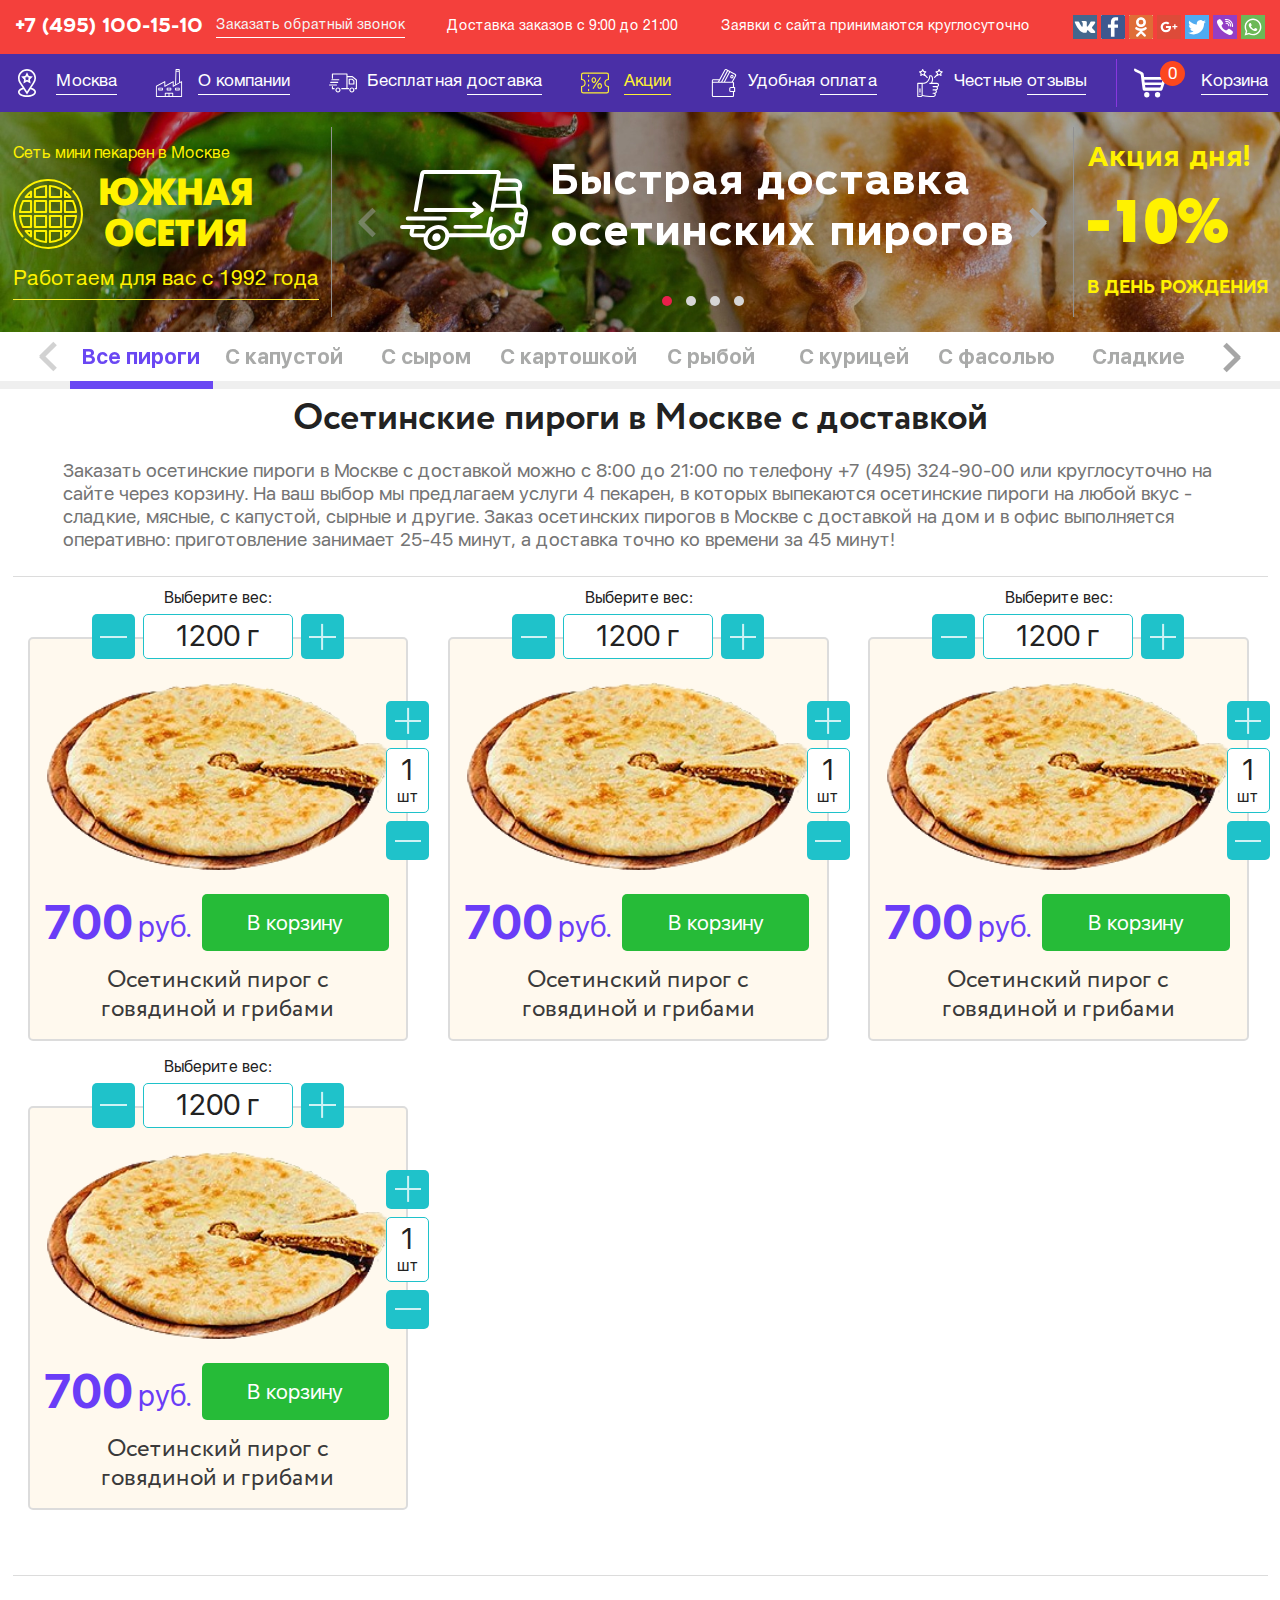
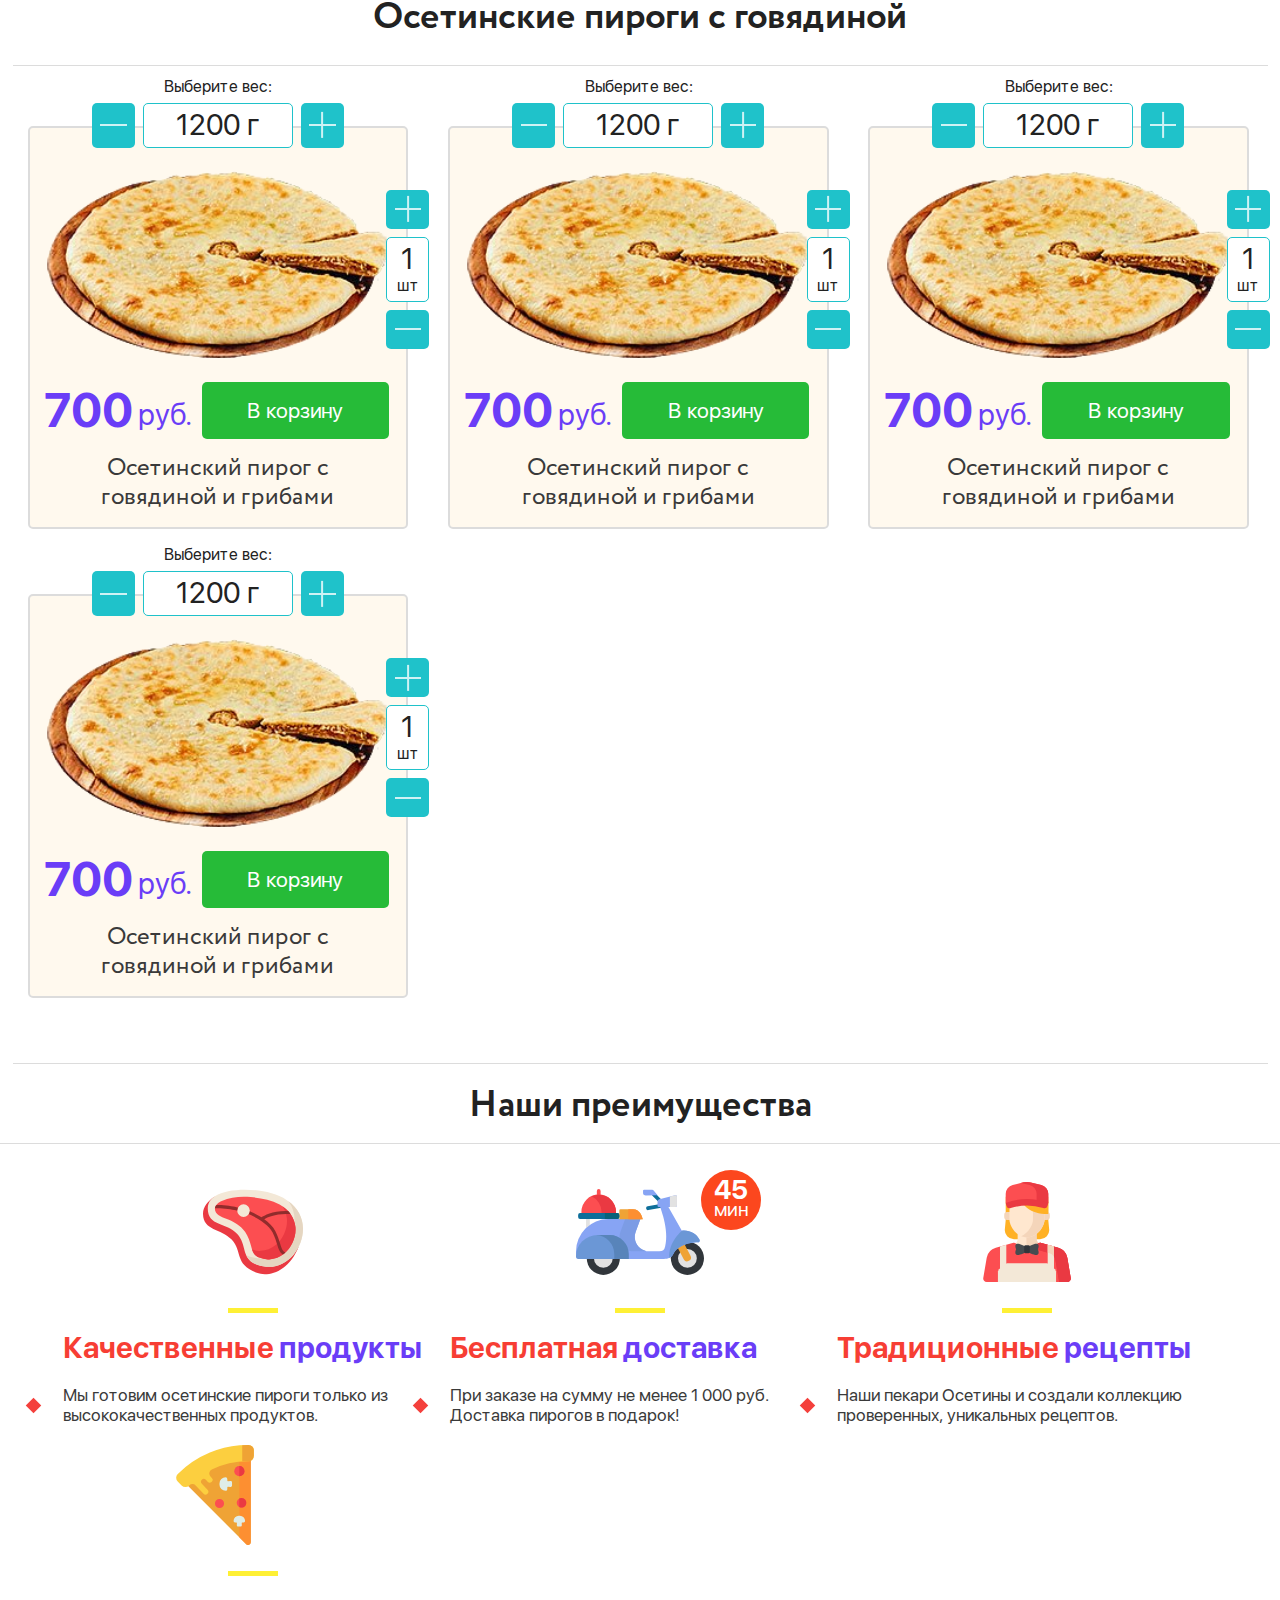
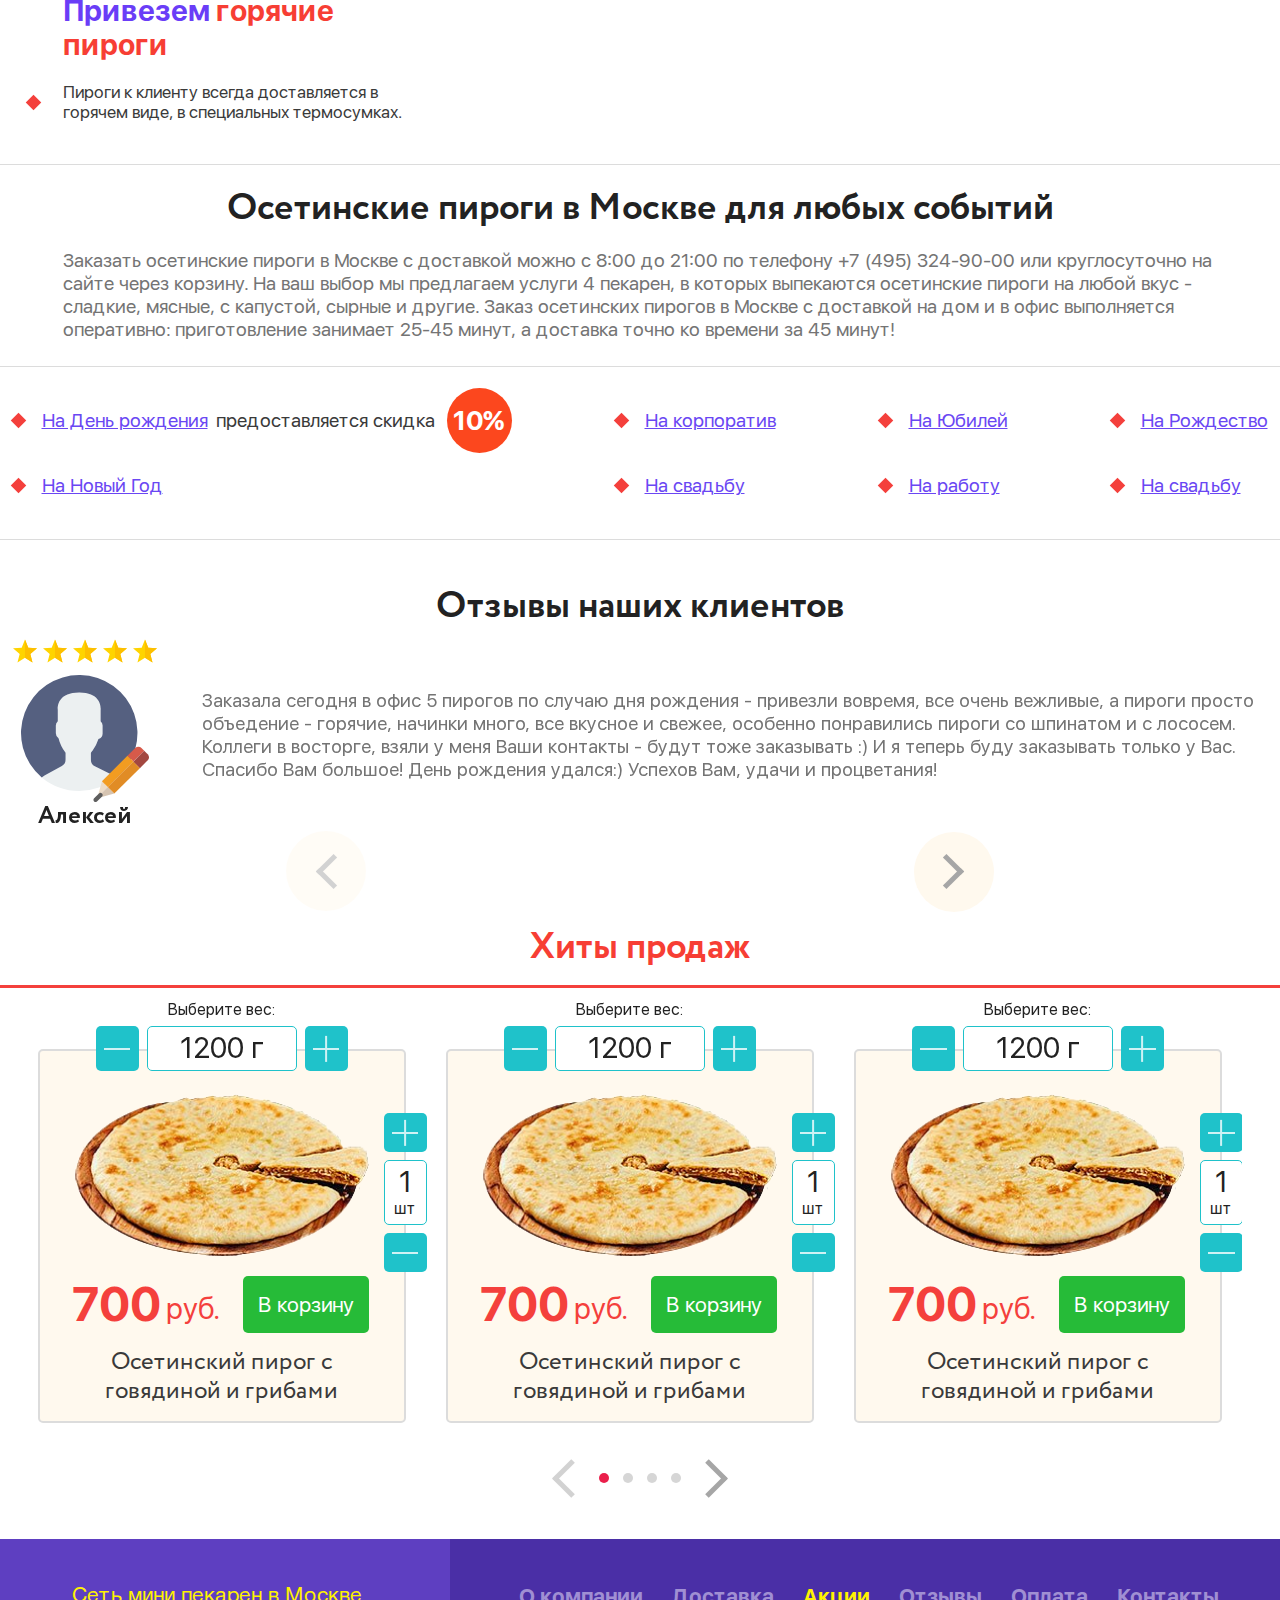
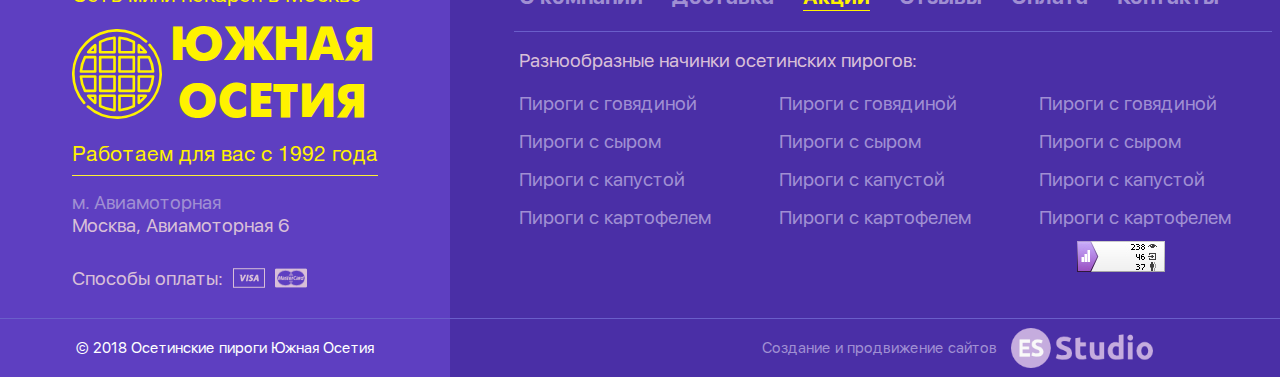
<file: builds/build_ver-Thu_Sep_20_2018_10_18_42/index.html>
<!DOCTYPE html>
<html class="no-js" lang="ru">

    <head>
        <meta charset="utf-8">
        <meta http-equiv="x-ua-compatible" content="ie=edge">
        <title>default title</title>
        <meta content="" name="description">
        <meta content="" name="keywords">
        <meta name="viewport" content="width=device-width, initial-scale=1.0">
        <meta content="telephone=no" name="format-detection">
        <meta name="HandheldFriendly" content="true">

        <!--[if (gt IE 9)|!(IE)]><!-->
        <link href="static/css/main.css" rel="stylesheet" type="text/css">
        <!--<![endif]-->
        <meta property="og:title" content="#{data.title}">
        <meta property="og:title" content="">
        <meta property="og:url" content="">
        <meta property="og:description" content="">
        <meta property="og:image" content="">
        <meta property="og:image:type" content="image/jpeg">
        <meta property="og:image:width" content="500">
        <meta property="og:image:height" content="300">
        <meta property="twitter:description" content="">
        <link rel="icon" type="image/x-icon" href="favicon.ico">
        <script>
            (function(H){H.className=H.className.replace(/\bno-js\b/,'js')})(document.documentElement)
        </script>
    </head>

    <body class="page">
        <svg xmlns="http://www.w3.org/2000/svg" style="border: 0 !important; clip: rect(0 0 0 0) !important; height: 1px !important; margin: -1px !important; overflow: hidden !important; padding: 0 !important; position: absolute !important; width: 1px !important;"
        class="root-svg-symbols-element">
            <symbol id="delivery-truck" viewBox="0 0 512 349.05">
                <title>delivery-truck</title>
                <path class="cls-1" d="M418.59 336.69a47.28 47.28 0 0 0-33.36 13.76 46.32 46.32 0 0 0 0 66.31 47.46 47.46 0 0 0 33.36 13.76c25.65 0 46.5-21.06 46.5-46.92s-20.86-46.91-46.5-46.91zm0 73c-14.39 0-26.48-11.89-26.48-26.06s12.09-26.06 26.48-26.06a26.07 26.07 0 0 1 0 52.13zm12.09-229.26a10.12 10.12 0 0 0-7-2.71h-53.47a10.46 10.46 0 0 0-10.43 10.43v85.49A10.46 10.46 0 0 0 370.21 284h84.86a10.46 10.46 0 0 0 10.43-10.43v-57.19a10.43 10.43 0 0 0-3.44-7.71zm14 82.78h-64v-64.76h39l25 22.52zM164 336.69a47.28 47.28 0 0 0-33.36 13.76 46.32 46.32 0 0 0 0 66.31A47.46 47.46 0 0 0 164 430.52c25.65 0 46.5-21.06 46.5-46.92s-20.86-46.91-46.5-46.91zm0 73c-14.39 0-26.48-11.89-26.48-26.06s12.09-26.06 26.48-26.06a26.07 26.07 0 0 1 0 52.13zm-69.54-60.17h-21v-27.73a10.43 10.43 0 1 0-20.85 0v38.16a10.46 10.46 0 0 0 10.43 10.43h31.42a10.43 10.43 0 0 0 0-20.85zm52.86-56.82a10.46 10.46 0 0 0-10.43-10.43H10.43a10.43 10.43 0 0 0 0 20.85h126.46a10.39 10.39 0 0 0 10.42-10.42zM31.59 255.06l126.46.73a10.53 10.53 0 0 0 10.53-10.32 10.33 10.33 0 0 0-10.32-10.53l-126.46-.73h-.1a10.43 10.43 0 0 0-.1 20.85zm21.27-47.33h126.46a10.43 10.43 0 0 0 0-20.85H52.86a10.43 10.43 0 1 0 0 20.85zm455.28-14.07l-74.64-61.83a10.27 10.27 0 0 0-6.67-2.4H339V91.9a10.46 10.46 0 0 0-10.43-10.43H63.07A10.46 10.46 0 0 0 52.65 91.9v76.32a10.43 10.43 0 1 0 20.85 0v-65.89h244.79v247.19H232.8a10.43 10.43 0 0 0 0 20.85h127.3a10.43 10.43 0 0 0 0-20.85h-21V150.28h84l68 56.3-.73 142.73h-10.79a10.43 10.43 0 1 0 0 20.85h21.16a10.37 10.37 0 0 0 10.43-10.32l.83-158.05a11 11 0 0 0-3.86-8.13z"
                transform="translate(0 -81.48)" />
            </symbol>
            <symbol id="discount-voucher" viewBox="0 0 512 384">
                <title>discount-voucher</title>
                <path class="cls-1" d="M501.33 202.67A10.66 10.66 0 0 0 512 192v-85.33A42.71 42.71 0 0 0 469.33 64H42.67A42.71 42.71 0 0 0 0 106.67V192a10.66 10.66 0 0 0 10.67 10.67 53.33 53.33 0 0 1 0 106.67A10.66 10.66 0 0 0 0 320v85.33A42.71 42.71 0 0 0 42.67 448h426.66A42.71 42.71 0 0 0 512 405.33V320a10.66 10.66 0 0 0-10.67-10.67 53.33 53.33 0 1 1 0-106.67zM426.67 256a74.78 74.78 0 0 0 64 73.91v75.43a21.36 21.36 0 0 1-21.33 21.33H42.67a21.36 21.36 0 0 1-21.33-21.33v-75.43a74.67 74.67 0 0 0 0-147.81v-75.43a21.36 21.36 0 0 1 21.33-21.34h426.66a21.36 21.36 0 0 1 21.33 21.33v75.43A74.78 74.78 0 0 0 426.67 256z"
                transform="translate(0 -64)" />
                <path class="cls-1" d="M138.67 104A10.66 10.66 0 0 0 128 114.67v24a10.67 10.67 0 1 0 21.33 0v-24A10.66 10.66 0 0 0 138.67 104zm0 88A10.66 10.66 0 0 0 128 202.67V224a10.67 10.67 0 1 0 21.33 0v-21.33A10.66 10.66 0 0 0 138.67 192zm0 85.33A10.66 10.66 0 0 0 128 288v21.33a10.67 10.67 0 1 0 21.33 0V288a10.66 10.66 0 0 0-10.66-10.67zm0 85.34A10.66 10.66 0 0 0 128 373.33v21.33a10.67 10.67 0 1 0 21.33 0v-21.33a10.66 10.66 0 0 0-10.66-10.66zm219.25-211.54a10.65 10.65 0 0 0-14.79 3l-128 192a10.67 10.67 0 1 0 17.75 11.83l128-192a10.66 10.66 0 0 0-2.96-14.83zm-80.59 51.54c0-29.41-19.14-53.33-42.67-53.33S192 173.26 192 202.67 211.13 256 234.67 256s42.66-23.93 42.66-53.33zm-64 0c0-17.34 9.77-32 21.33-32s21.33 14.66 21.33 32-9.77 32-21.33 32-21.33-14.67-21.33-32zm128 53.33c-23.53 0-42.67 23.93-42.67 53.33s19.14 53.33 42.67 53.33S384 338.74 384 309.33 364.86 256 341.33 256zm0 85.33c-11.56 0-21.33-14.66-21.33-32s9.77-32 21.33-32 21.33 14.66 21.33 32-9.76 32-21.33 32z"
                transform="translate(0 -64)" />
            </symbol>
            <symbol id="exit" viewBox="0 0 32 32">
                <title>exit</title>
                <path class="cls-1" d="M16 0a16 16 0 1 0 16 16A16 16 0 0 0 16 0zm7.91 21.09l-2.83 2.83L16 18.83l-5.09 5.09-2.82-2.83L13.17 16l-5.08-5.09 2.83-2.83L16 13.17l5.09-5.09 2.83 2.83L18.83 16z" id="x_alt" />
            </symbol>
            <symbol id="factory" viewBox="0 0 477.87 512">
                <title>factory</title>
                <path class="cls-1" d="M490.73 223a8.53 8.53 0 0 0-8.47-.1l-23.48 13-6.51-227.61A8.53 8.53 0 0 0 443.73 0H384a8.53 8.53 0 0 0-8.53 8.29l-8 278.43-26.18 14.51V230.4a8.53 8.53 0 0 0-12.67-7.46l-140.89 78.29V230.4a8.53 8.53 0 0 0-12.67-7.46l-153.6 85.34a8.53 8.53 0 0 0-4.39 7.46v187.73A8.53 8.53 0 0 0 25.6 512h460.8a8.53 8.53 0 0 0 8.53-8.53V230.4a8.53 8.53 0 0 0-4.2-7.4zM392.3 17h43.14l.49 17.07h-44.12zm-1 34.13h45.11L442 245.32 384.85 277zm-143.83 443.8h-51.2v-42.66h51.2zm68.27 0h-51.2v-42.66h51.2zm162.13 0H332.8v-51.2a8.53 8.53 0 0 0-8.53-8.53H187.73a8.53 8.53 0 0 0-8.53 8.53v51.2H34.13V320.76l136.53-75.85v70.83a8.53 8.53 0 0 0 12.67 7.46l140.93-78.28v70.83a8.53 8.53 0 0 0 12.67 7.46l80.48-44.71 37.41-20.78 23-12.8z"
                transform="translate(-17.07)" />
                <path class="cls-1" d="M136.53 341.33H68.27a8.53 8.53 0 0 0-8.53 8.53V384a8.53 8.53 0 0 0 8.53 8.53h68.27a8.53 8.53 0 0 0 8.53-8.53v-34.13a8.53 8.53 0 0 0-8.54-8.54zM128 375.47H76.8V358.4H128zm162.13-34.14h-68.26a8.53 8.53 0 0 0-8.53 8.53V384a8.53 8.53 0 0 0 8.53 8.53h68.27a8.53 8.53 0 0 0 8.53-8.53v-34.13a8.53 8.53 0 0 0-8.54-8.54zm-8.53 34.13h-51.2V358.4h51.2zm162.13-34.13h-68.26a8.53 8.53 0 0 0-8.53 8.53V384a8.53 8.53 0 0 0 8.53 8.53h68.27a8.53 8.53 0 0 0 8.53-8.53v-34.13a8.53 8.53 0 0 0-8.54-8.54zm-8.53 34.13H384V358.4h51.2z"
                transform="translate(-17.07)" />
            </symbol>
            <symbol id="fom-icon1" viewBox="0 0 512 512">
                <title>fom-icon1</title>
                <path class="cls-1" d="M512 256C512 114.84 397.16 0 256 0S0 114.84 0 256a254.49 254.49 0 0 0 43 141.81v.18l1.77 2.59c1.54 2.24 3.19 4.37 4.8 6.55.65.89 1.29 1.78 2 2.67 2 2.7 4.12 5.34 6.25 7.94.61.75 1.24 1.49 1.86 2.24A256.09 256.09 0 0 0 92 452.35l2.12 1.77c2.54 2.07 5.11 4.1 7.73 6.08 1.06.8 2.13 1.58 3.2 2.36 2.49 1.83 5 3.64 7.54 5.37 1.37.93 2.78 1.8 4.16 2.71 3.55 2.3 7.13 4.53 10.79 6.65 2.54 1.48 5.09 3 7.7 4.36 1.57.84 3.17 1.63 4.76 2.44 2.77 1.42 5.56 2.79 8.38 4.1q2.14 1 4.28 1.94 4.9 2.18 9.92 4.14c1 .41 2.06.83 3.1 1.23a253.53 253.53 0 0 0 28.18 8.84c.39.1.79.18 1.19.27q6.37 1.56 12.88 2.8c1.15.22 2.3.42 3.46.62q5.43 1 10.92 1.69l4.19.54c3.58.41 7.18.73 10.79 1 1.35.1 2.69.23 4 .31 4.87.26 9.77.44 14.71.44s9.84-.18 14.71-.45c1.35-.08 2.69-.21 4-.31 3.62-.26 7.22-.58 10.79-1 1.4-.16 2.8-.35 4.19-.54q5.5-.73 10.92-1.69c1.15-.2 2.3-.4 3.46-.62q6.5-1.24 12.88-2.8l1.19-.27a253.54 253.54 0 0 0 28.18-8.84c1-.39 2.07-.82 3.11-1.23q5-2 9.91-4.13c1.43-.63 2.87-1.28 4.28-1.94q4.24-2 8.38-4.1c1.59-.81 3.19-1.6 4.76-2.44 2.6-1.4 5.15-2.88 7.7-4.36q5.48-3.19 10.79-6.65c1.39-.9 2.8-1.77 4.16-2.71 2.55-1.73 5-3.54 7.54-5.37 1.07-.79 2.14-1.56 3.2-2.36q3.92-3 7.73-6.08l2.12-1.77A256.22 256.22 0 0 0 452.42 420c.62-.74 1.24-1.48 1.84-2.23 2.12-2.6 4.22-5.25 6.25-7.94.67-.88 1.3-1.77 2-2.67 1.6-2.18 3.26-4.31 4.8-6.55L469 398v-.18A254.44 254.44 0 0 0 512 256zm-17.07 0a237.42 237.42 0 0 1-30.64 116.86 116.43 116.43 0 0 0-111.77-82.72h-50.73a3.12 3.12 0 0 1-3.12-3.11v-5.5a3.4 3.4 0 0 1 2.36-3c54.95-20.66 89.22-106.36 82-166.3a127.45 127.45 0 0 0-41.65-79.33c89.7 34.45 153.55 121.43 153.55 223.1zm-46.61 141.57c-.69.93-1.38 1.85-2.08 2.77-1.9 2.5-3.82 5-5.82 7.41l-.62.73a241.6 241.6 0 0 1-22.28 23.41c-.47.44-.94.88-1.42 1.31-2.36 2.14-4.79 4.22-7.24 6.27-.77.64-1.54 1.27-2.32 1.9-2.38 1.94-4.78 3.84-7.23 5.68-.83.62-1.68 1.21-2.52 1.83-1.41 1-2.83 2-4.26 3V409.6h-17.05v53.19l-1 .58c-2.18 1.25-4.34 2.48-6.55 3.65-1.51.8-3 1.58-4.58 2.36q-3.87 1.95-7.79 3.75c-1.28.59-2.55 1.18-3.84 1.74q-4.93 2.15-9.95 4.09c-.69.26-1.37.55-2.06.81a238.15 238.15 0 0 1-26.14 8.11c-.64.16-1.29.29-1.93.44-3.68.88-7.39 1.68-11.12 2.38-1.11.21-2.22.4-3.34.6q-5 .87-10 1.52c-1.29.17-2.58.35-3.87.49-3.31.38-6.64.67-10 .91-1.24.09-2.47.21-3.71.28-4.53.27-9.06.43-13.62.43s-9.09-.15-13.61-.41c-1.25-.07-2.47-.2-3.71-.28-3.34-.25-6.67-.53-10-.91-1.3-.15-2.59-.32-3.87-.49q-5-.67-10-1.52c-1.11-.2-2.23-.38-3.34-.6q-5.59-1.06-11.12-2.39l-1.92-.44a240.15 240.15 0 0 1-26.15-8.11c-.69-.26-1.37-.55-2.06-.81q-5-1.93-9.94-4.09c-1.29-.56-2.57-1.15-3.85-1.74q-3.93-1.8-7.79-3.75c-1.54-.78-3.07-1.54-4.58-2.36-2.21-1.17-4.39-2.41-6.55-3.65l-1-.58v-53.2h-17.02v42.31c-1.43-1-2.86-2-4.26-3-.84-.61-1.69-1.2-2.52-1.83-2.45-1.84-4.85-3.75-7.22-5.67-.79-.63-1.56-1.27-2.34-1.91q-3.67-3.06-7.23-6.26l-1.43-1.32a240.39 240.39 0 0 1-22.27-23.4l-.62-.73c-2-2.42-3.92-4.91-5.82-7.41-.7-.92-1.4-1.84-2.08-2.77-1-1.39-2-2.81-3-4.22a99.39 99.39 0 0 1 98.81-86.14h24.71L256 379l71.8-71.8h24.71a99.4 99.4 0 0 1 98.82 86.14c-.99 1.42-1.97 2.84-3.01 4.23zm-230.8-134.82c-40.81-15.1-72.46-84.83-72.46-134.75 0-1.09.13-2.16.15-3.24l6.25-7.71c14.09-16.76 38.14-21.56 59.84-11.95a68.27 68.27 0 0 0 87.6-29.88c27.15 8.92 51.39 25.73 67.78 46.92 2.5 52.05-28.11 124-71.66 140.39a20.27 20.27 0 0 0-13.42 19V287a20.22 20.22 0 0 0 20.18 20.18h1.89L256 354.87l-47.67-47.67h1.89A20.22 20.22 0 0 0 230.4 287v-5.4a20.06 20.06 0 0 0-12.88-18.85zm38.82-245.67h.28a113.17 113.17 0 0 1 12.2.71c42.32 4.72 77.88 34.18 91.75 73.29a164.74 164.74 0 0 0-64-34.36l-7.34-2-2.84 7a51.22 51.22 0 0 1-68.2 27.75c-23.6-10.44-49.37-7.62-68.41 6.23a111.07 111.07 0 0 1 106.56-78.62zm-85.83 15.86c-1.65 1.48-3.35 2.88-4.93 4.46A127.14 127.14 0 0 0 128 128c0 56.57 35.75 133.06 83.6 150.75a3 3 0 0 1 1.73 2.85v5.4a3.12 3.12 0 0 1-3.11 3.11h-50.73a116.43 116.43 0 0 0-111.78 82.75A237.42 237.42 0 0 1 17.07 256c0-101.63 63.8-188.59 153.44-223.06z"
                />
            </symbol>
            <symbol id="fom-icon2" viewBox="0 0 469.32 512">
                <title>fom-icon2</title>
                <path class="cls-1" d="M302.94 264.49a8.53 8.53 0 0 0-8.53 8.53v119.51h-256V68.27h256v119.45a8.53 8.53 0 0 0 17.07 0V37.59A37.64 37.64 0 0 0 273.88 0H58.93a37.64 37.64 0 0 0-37.59 37.59V474.4A37.64 37.64 0 0 0 58.93 512h214.95a37.64 37.64 0 0 0 37.59-37.59V273a8.52 8.52 0 0 0-8.53-8.51zM58.93 17.07h214.95a20.55 20.55 0 0 1 20.52 20.52V51.2h-256V37.59a20.56 20.56 0 0 1 20.53-20.52zm214.95 477.86H58.93a20.55 20.55 0 0 1-20.52-20.52V409.6h256v64.81a20.55 20.55 0 0 1-20.53 20.52z"
                transform="translate(-21.34)" />
                <path class="cls-1" d="M166.41 418.13a34.13 34.13 0 1 0 34.13 34.13 34.17 34.17 0 0 0-34.13-34.13zm0 51.2a17.07 17.07 0 1 1 17.07-17.07 17.08 17.08 0 0 1-17.07 17.07zM132.28 42.67h34.13a8.53 8.53 0 1 0 0-17.07h-34.13a8.53 8.53 0 1 0 0 17.07zm59.72 0h8.53a8.53 8.53 0 1 0 0-17.07H192a8.53 8.53 0 1 0 0 17.07zm298 190.99a8.54 8.54 0 0 0 0-6.52 8.71 8.71 0 0 0-1.85-2.79L385.77 122a8.53 8.53 0 0 0-12.06 12l87.83 87.83H157.88a8.53 8.53 0 0 0 0 17.07h303.66l-87.83 87.83a8.53 8.53 0 1 0 12.07 12.07l102.39-102.36a8.58 8.58 0 0 0 1.83-2.78z"
                transform="translate(-21.34)" />
            </symbol>
            <symbol id="fom-icon3" viewBox="0 0 512 503.51">
                <title>fom-icon3</title>
                <path class="cls-1" d="M168 350.47c21.09 29.73 42.14 56.32 56.09 73.45 2 2.49 3.93 4.8 5.78 7h-42.1a8.53 8.53 0 1 0 0 17.07h136.5a8.53 8.53 0 0 0 0-17.07h-42.1c1.84-2.23 3.75-4.54 5.79-7 13.94-17.07 35-43.72 56.08-73.45a749.75 749.75 0 0 0 56.37-90.85c17.42-34.22 26.27-62.63 26.27-84.44a170.55 170.55 0 0 0-50-120.84 8.53 8.53 0 1 0-12.06 12.06 153.55 153.55 0 0 1 45 108.78c0 19.1-8.21 44.9-24.4 76.69a732.81 732.81 0 0 1-55.09 88.75c-20.8 29.35-41.6 55.64-55.38 72.53-4.58 5.61-8.7 10.58-12.22 14.78a8.64 8.64 0 0 1-13 0c-3.52-4.2-7.64-9.17-12.22-14.78-13.81-16.89-34.6-43.15-55.41-72.53a732.81 732.81 0 0 1-55.09-88.75c-16.21-31.79-24.4-57.59-24.4-76.69A153.64 153.64 0 0 1 315.82 33.43a8.54 8.54 0 0 0 6.66-15.72A170.73 170.73 0 0 0 85.34 175.18c0 21.81 8.84 50.22 26.27 84.48A749.24 749.24 0 0 0 168 350.47z"
                transform="translate(0 -4.25)" />
                <path class="cls-1" d="M256 98.15a8.53 8.53 0 0 0 0-17.07 85.33 85.33 0 1 0 60.34 25 8.53 8.53 0 1 0-12.07 12.07 68.27 68.27 0 1 1-48.27-20zM508.79 470l-52.48-93.87a26.52 26.52 0 0 0-23.22-13.41h-60.82a8.53 8.53 0 1 0 0 17.07h60.82a9.46 9.46 0 0 1 8.34 4.66l52.46 93.87a7.68 7.68 0 0 1-.08 7.89 9.39 9.39 0 0 1-8.26 4.52H26.46a9.39 9.39 0 0 1-8.25-4.52 7.68 7.68 0 0 1-.08-7.89l52.46-93.87a9.45 9.45 0 0 1 8.33-4.66h60.82a8.53 8.53 0 1 0 0-17.07H78.92a26.54 26.54 0 0 0-23.24 13.41L3.21 470a24.75 24.75 0 0 0 .26 24.84 26.28 26.28 0 0 0 23 13h459.08a26.28 26.28 0 0 0 23-13 24.75 24.75 0 0 0 .24-24.84z"
                transform="translate(0 -4.25)" />
                <path class="cls-1" d="M418.14 405.35H384a8.58 8.58 0 0 0-4.74 1.43l-25.6 17.07a8.53 8.53 0 0 0 9.47 14.2l23.42-15.63h31.57a8.53 8.53 0 0 0 0-17.07zm-51.2 59.73a8.53 8.53 0 0 0 8.53 8.53h68.27a8.53 8.53 0 0 0 0-17.07h-68.27a8.53 8.53 0 0 0-8.53 8.54zm-213.34-25.6a8.53 8.53 0 0 0 4.74-15.63l-25.6-17.07a8.59 8.59 0 0 0-4.74-1.43H93.87a8.53 8.53 0 1 0 0 17.07h31.57L148.89 438a8.52 8.52 0 0 0 4.71 1.48zm-85.33 17.07a8.53 8.53 0 1 0 0 17.07h68.27a8.53 8.53 0 1 0 0-17.07z"
                transform="translate(0 -4.25)" />
            </symbol>
            <symbol id="fom-icon4" viewBox="0 0 512 511.99">
                <title>fom-icon4</title>
                <path class="cls-1" d="M123.86 71.64h-18.2c2.74-20.26 13.94-21.28 19.1-21.75a10 10 0 0 0 9.09-10V10a10 10 0 0 0-10.56-10C91.68 1.8 54 17.76 54 83.7v52a15.77 15.77 0 0 0 15.75 15.75h54.1a15.77 15.77 0 0 0 15.75-15.76v-48.3a15.77 15.77 0 0 0-15.74-15.75zm-4.25 59.85H74V83.7c0-46 20.46-58.86 39.85-62.49v10.51C100.46 35.8 85 47.84 85 81.64a10 10 0 0 0 10 10h24.56zm106.48-59.85h-18.2c2.74-20.26 13.94-21.28 19.1-21.75a10 10 0 0 0 9.09-10V10a10 10 0 0 0-10.56-10c-31.61 1.8-69.29 17.76-69.29 83.7v52A15.77 15.77 0 0 0 172 151.49h54.1a15.77 15.77 0 0 0 15.75-15.76V87.39a15.77 15.77 0 0 0-15.76-15.75zm-4.25 59.85h-45.61V83.7c0-46 20.46-58.86 39.85-62.49v10.51c-13.39 4.08-28.8 16.11-28.8 49.92a10 10 0 0 0 10 10h24.56v39.85zm63.23-50.7a10 10 0 1 0 2.93 7.07 10.08 10.08 0 0 0-2.93-7.07z"
                />
                <path class="cls-1" d="M334.27 77.86h-12.6a10 10 0 0 0 0 20h12.6c87 0 157.73 70.76 157.73 157.73 0 74.23-52.65 139.15-125.19 154.37a10 10 0 0 0-7.95 9.79v58.1l-61.59-61.59a10 10 0 0 0-7.07-2.93H177.73C90.76 413.33 20 342.57 20 255.6A157.8 157.8 0 0 1 39.79 179a10 10 0 1 0-17.48-9.72A177.84 177.84 0 0 0 0 255.6c0 98 79.73 177.73 177.73 177.73h108.33l75.74 75.74a10 10 0 0 0 17.07-7.07v-74.33A177.8 177.8 0 0 0 512 255.6c0-98-79.73-177.74-177.73-177.74z"
                />
                <path class="cls-1" d="M379.06 177.49H132.94a10 10 0 1 0 0 20h246.12a10 10 0 1 0 0-20zm0 53.33H132.94a10 10 0 1 0 0 20h246.12a10 10 0 1 0 0-20zm0 53.34H132.94a10 10 0 1 0 0 20h246.12a10 10 0 1 0 0-20zm0 53.33H247.87a10 10 0 1 0 0 20h131.19a10 10 0 0 0 0-20zm-187.45 0h-.16a10 10 0 0 0 0 20h.16a10 10 0 0 0 0-20z"
                />
            </symbol>
            <symbol id="icon" viewBox="0 0 512 460.24">
                <title>icon</title>
                <path class="cls-1" d="M247.32 443.6a42.52 42.52 0 1 1-42.52-42.52 42.52 42.52 0 0 1 42.52 42.52zM377 401.08a42.52 42.52 0 1 0 42.52 42.52A42.52 42.52 0 0 0 377 401.08zm132-199.61L456.64 357s-4.33 23.08-26.4 23.08H166c-26.33 0-27.44-28.93-27.44-28.93S110.49 142.88 109.1 130.3s-17.48-21.91-17.48-21.91L22.42 76c-37.9-19.82-20.68-57.54 0-48.87C110.21 68.57 151 89 153.62 105.27s7.27 55.7 7.27 55.7v.25l.92-.25h323.6c39.07.03 23.59 40.56 23.59 40.5zm-75.68 86.59H176.6l5.28 41.86h238.94zm24.94-84.41H166l5.63 44.73H445z"
                transform="translate(0 -25.88)" />
            </symbol>
            <symbol id="like" viewBox="0 0 467.06 512">
                <title>like</title>
                <path class="cls-1" d="M73 452a10 10 0 1 0 10 10 10 10 0 0 0-10-10z" transform="translate(-23)" />
                <path class="cls-1" d="M23 262v240a10 10 0 0 0 10 10h60a30 30 0 0 0 27.62-18.3C181.38 505.58 228.68 512 295 512h28a40.08 40.08 0 0 0 33.3-62.26 40 40 0 0 0 19.93-60 40 40 0 0 0 20-60A40 40 0 0 0 383 252h-85.54q1.11-2.77 2.2-5.43C306.82 229.09 313 214 313 182c0-33.71-13.29-70-42.48-70H253a10 10 0 0 0-10 10c0 22.56-7.16 49.29-19.14 71.5-13 24.09-30.36 41-48.91 47.7A182.41 182.41 0 0 1 113 252H33a10 10 0 0 0-10 10zm158.72-2c23.19-8.34 44.4-28.59 59.74-57 12-22.18 19.47-47.53 21.17-71h7.89c15.34 0 22.48 29.84 22.48 50 0 28.07-5 40.2-11.84 57-1.61 3.93-3.36 8.23-5.16 13h-23a10 10 0 0 0 0 20h130a20 20 0 0 1 0 40h-70a10 10 0 0 0 0 20h50a20 20 0 0 1 0 40h-50a10 10 0 0 0 0 20h30a20 20 0 0 1 0 40h-30a10 10 0 0 0 0 20h10.68a20 20 0 0 1-.68 40h-28c-65.21 0-111.74-6.39-172-18.21v-202A202.18 202.18 0 0 0 181.72 260zM43 272h60v210a10 10 0 0 1-10 10H43z"
                transform="translate(-23)" />
                <path class="cls-1" d="M187 58.62a10 10 0 0 0-5.54-17.06l-34.23-5L132 5.57a10 10 0 0 0-17.94 0l-15.3 31-34.23 5A10 10 0 0 0 59 58.62l24.73 24.14-5.85 34.09a10 10 0 0 0 14.51 10.54L123 111.3l30.62 16.09a9.92 9.92 0 0 0 10.92-1.09L200 163.18a10 10 0 0 0 14.41-13.87L164.86 97.8l-2.58-15zm-59.35 32.53a10 10 0 0 0-9.3 0L101 100.26 104.33 81a10 10 0 0 0-2.88-8.85l-14-13.67 19.38-2.82a10 10 0 0 0 7.53-5.47L123 32.6l8.66 17.55a10 10 0 0 0 7.53 5.47l19.38 2.82-14 13.67a10 10 0 0 0-2.89 8.89l3.31 19.3zm205.77 56.29a10 10 0 1 0 14.42 13.86l33.64-35a9.92 9.92 0 0 0 10.91 1.08L423 111.3l30.62 16.09a10 10 0 0 0 14.51-10.54l-5.85-34.09L487 58.62a10 10 0 0 0-5.54-17.06l-34.23-5L432 5.57a10 10 0 0 0-17.94 0l-15.3 31-34.23 5A10 10 0 0 0 359 58.62l24.77 24.14-2.58 15zm73.39-91.81a10 10 0 0 0 7.53-5.47L423 32.6l8.66 17.55a10 10 0 0 0 7.53 5.47l19.38 2.82-14 13.67a10 10 0 0 0-2.89 8.89l3.31 19.3-17.34-9.11a10 10 0 0 0-9.3 0L401 100.26 404.32 81a10 10 0 0 0-2.87-8.85l-14-13.67zM73 352a10 10 0 0 0-10 10v60a10 10 0 0 0 20 0v-60a10 10 0 0 0-10-10z"
                transform="translate(-23)" />
            </symbol>
            <symbol id="like1" viewBox="0 0 561 510">
                <title>like1</title>
                <path class="cls-1" d="M0 510h102V204H0zm561-280.5a51.15 51.15 0 0 0-51-51H349.35l25.5-117.3v-7.7c0-10.2-5.1-20.4-10.2-28L336.6 0 168.3 168.3c-10.2 7.65-15.3 20.4-15.3 35.7v255a51.15 51.15 0 0 0 51 51h229.5c20.4 0 38.25-12.75 45.9-30.6l76.5-181.05c2.55-5.1 2.55-12.75 2.55-17.85v-51H561z"
                />
            </symbol>
            <symbol id="placeholder" viewBox="0 0 330 512">
                <title>placeholder</title>
                <path class="cls-1" d="M189.89 264.5L256 229.74l66.11 34.75-12.62-73.61L363 138.75 289.05 128 256 61l-33.05 67L149 138.75l53.48 52.14zm53-109.07L256 128.82l13.13 26.61 29.37 4.27-21.25 20.71 5 29.25L256 195.85l-26.27 13.81 5-29.25-21.23-20.71z"
                transform="translate(-91)" />
                <path class="cls-1" d="M388.52 367.43c-14-10.17-31.87-18.51-52.47-24.55l48.14-73A165.32 165.32 0 0 0 421 166C421 74.47 347 0 256 0S91 74.47 91 166a164.47 164.47 0 0 0 25.9 88.79c1 1.59 2.07 3.18 3.13 4.72L175.52 343c-20.48 6-38.26 14.38-52.16 24.52C102.19 383 91 401.8 91 422c0 26 18.55 49.61 52.23 66.45C173.6 503.64 213.65 512 256 512s82.4-8.36 112.77-23.55C402.45 471.61 421 448 421 422c0-20.24-11.23-39.11-32.48-54.57zM144.87 242.68l-2.77-4.16A134.56 134.56 0 0 1 121 166c0-75 60.56-136 135-136s135 61 135 136a135.22 135.22 0 0 1-30.52 85.49l-.49.6L256 409.83 145.17 243.12zM256 482c-79.56 0-135-31.62-135-60 0-21 29.16-42 72-52.66l63 94.83 62.6-94.91C361.7 379.89 391 400.93 391 422c0 28.38-55.44 60-135 60z"
                transform="translate(-91)" />
            </symbol>
            <symbol id="wallet" viewBox="0 0 444.16 512">
                <title>wallet</title>
                <path class="cls-1" d="M461.44 88.18L305.14 3.54c-14.83-8-35.22-1.85-43.25 13l-91.44 169.9H59.25a25.05 25.05 0 0 0-25.33 25.33v274.9A25.05 25.05 0 0 0 59.25 512h355.24a25.05 25.05 0 0 0 25.33-25.33v-64.25h10.5a9.76 9.76 0 0 0 9.88-9.88V339a9.76 9.76 0 0 0-9.88-9.88h-10.5v-72.28a25.78 25.78 0 0 0-19.77-24.71l54.37-100.7a32.39 32.39 0 0 0-12.98-43.25zM350.24 50.5l-97.61 181h-27.8l104.4-192.13zm-70.43-24.72c3.09-5.56 10.5-8 16.06-4.94l15.45 8.65-108.73 202h-34zM53.07 211.13c0-1.85 2.47-4.94 5.56-4.94h100.7l-13.59 24.71H58.63a17.1 17.1 0 0 0-5.56.62v-20.39zm366.36 275.54a5.54 5.54 0 0 1-5.56 5.56H58.63a5.54 5.54 0 0 1-5.56-5.56V256.84a5.54 5.54 0 0 1 5.56-5.56h354.63a5.54 5.54 0 0 1 5.56 5.56v72.28h-37.69a29.66 29.66 0 0 0-29.65 29.65v34a29.66 29.66 0 0 0 29.65 29.65h38.3v64.25zM439.2 348.9h.62v53.75h-58.69a9.76 9.76 0 0 1-9.88-9.88v-34a9.76 9.76 0 0 1 9.88-9.88zm17.3-227.35l-59.31 110H274.87l92.67-171.17 84 45.72c6.2 2.47 8.05 9.9 4.96 15.44z"
                transform="translate(-33.92)" />
                <path class="cls-1" d="M418.82 112.28l-4.94-2.47c-12.36-6.8-29-1.85-35.83 10.5L371.86 132c-3.09 6.18-4.32 13.59-1.85 20.39a24.88 24.88 0 0 0 13 15.45l4.94 2.47a28.12 28.12 0 0 0 12.36 3.09 27.79 27.79 0 0 0 23.48-13.59l6.18-11.74c6.14-12.93 1.2-29-11.15-35.79zM412 138.84l-6.18 11.74a7 7 0 0 1-9.27 2.47l-4.92-3.05a9.08 9.08 0 0 1-3.09-3.71c-.62-1.85-.62-3.71.62-4.94l6.18-11.74c1.24-1.85 3.71-3.71 6.18-3.71a5.57 5.57 0 0 1 3.09.62l4.94 2.47a9.61 9.61 0 0 1 2.45 9.85z"
                transform="translate(-33.92)" />
            </symbol>
        </svg>
        <div class="wrapper">
            <div class="content">
                <header class="page-header">
                    <div class="page-header__con">
                        <div class="tel"><a class="num" href="tel:74951001510">+7 (495) 100-15-10</a>
                            <div class="tel__content"><a href="#">Заказать обратный звонок</a>
                                <p class="delivery">Доставка заказов с 9:00 до 21:00</p>
                                <p class="order">Заявки с сайта принимаются круглосуточно</p>
                                <ul>
                                    <li>
                                        <a href="#"></a>
                                    </li>
                                    <li>
                                        <a href="#"></a>
                                    </li>
                                    <li>
                                        <a href="#"></a>
                                    </li>
                                    <li>
                                        <a href="#"></a>
                                    </li>
                                    <li>
                                        <a href="#"></a>
                                    </li>
                                    <li>
                                        <a href="#"></a>
                                    </li>
                                    <li>
                                        <a href="#"></a>
                                    </li>
                                </ul>
                            </div>
                        </div>
                        <div class="page-header__t">
                            <div class="container">
                                <ul>
                                    <li><span>
            <svg class="placeholder" width="330px" height="512px">
                <use xlink:href="#placeholder"></use>
            </svg>
        </span><a href="#">Москва</a>
                                    </li>
                                    <li><span>
            <svg class="factory" width="477.87px" height="512px">
                <use xlink:href="#factory"></use>
            </svg>
        </span><a href="#">О компании</a>
                                    </li>
                                    <li><span>
            <svg class="delivery-truck" width="512px" height="349.05px">
                <use xlink:href="#delivery-truck"></use>
            </svg>
        </span>
                                        <div>
                                            <p>Бесплатная</p><a href="#">доставка</a>
                                        </div>
                                    </li>
                                    <li><span>
            <svg class="discount-voucher" width="512px" height="384px">
                <use xlink:href="#discount-voucher"></use>
            </svg>
        </span><a href="#">Акции</a>
                                    </li>
                                    <li><span>
            <svg class="wallet" width="444.16px" height="512px">
                <use xlink:href="#wallet"></use>
            </svg>
        </span>
                                        <div>
                                            <p>Удобная</p><a href="#">оплата</a>
                                        </div>
                                    </li>
                                    <li><span>
            <svg class="like" width="467.06px" height="512px">
                <use xlink:href="#like"></use>
            </svg>
        </span>
                                        <div>
                                            <p>Честные</p><a href="#">отзывы</a>
                                        </div>
                                    </li>
                                </ul>
                                <div class="bas">
                                    <div><span>
            <svg class="icon" width="512px" height="460.24px">
                <use xlink:href="#icon"></use>
            </svg>
        </span>
                                        <p>0</p>
                                    </div><a href="#">Корзина</a>
                                </div>
                            </div>
                        </div>
                        <div class="page-header__m">
                            <div class="container">
                                <div class="page-header__m-b">
                                    <div class="log log--header">
                                        <p class="title">Сеть мини пекарен в Москве</p>
                                        <div class="log__img">
                                            <div class="log__img-wrap">
                                                <img src="static/img/content/waffle.svg" alt="Картинка">
                                            </div>
                                            <h2>ЮЖНАЯ ОСЕТИЯ</h2>
                                        </div>
                                        <p class="work">Работаем для вас с 1992 года</p>
                                    </div>
                                </div>
                                <div class="page-header__m-b">
                                    <div class="page-header__m-b-slider owl-carousel owl-theme reset-owl">
                                        <div class="page-header__m-b-slider-slide">
                                            <div>
                                                <img src="static/img/content/fast-delivery.svg" alt="Картинка">
                                            </div>
                                            <h2>Быстрая доставка осетинских пирогов</h2>
                                        </div>
                                        <div class="page-header__m-b-slider-slide">
                                            <div>
                                                <img src="static/img/content/fast-delivery.svg" alt="Картинка">
                                            </div>
                                            <h2>Быстрая доставка осетинских пирогов</h2>
                                        </div>
                                        <div class="page-header__m-b-slider-slide">
                                            <div>
                                                <img src="static/img/content/fast-delivery.svg" alt="Картинка">
                                            </div>
                                            <h2>Быстрая доставка осетинских пирогов</h2>
                                        </div>
                                        <div class="page-header__m-b-slider-slide">
                                            <div>
                                                <img src="static/img/content/fast-delivery.svg" alt="Картинка">
                                            </div>
                                            <h2>Быстрая доставка осетинских пирогов</h2>
                                        </div>
                                    </div>
                                </div>
                                <div class="page-header__m-b">
                                    <p class="discount">Акция дня!</p>
                                    <p class="discount">-10%</p>
                                    <p class="discount">В ДЕНЬ РОЖДЕНИЯ</p>
                                </div>
                            </div>
                        </div>
                    </div>
                    <div class="page-header__b">
                        <nav>
                            <div class="page-header__b-slider owl-carousel owl-theme reset-owl">
                                <div class="page-header__b-slider-slide"><a class="active" href="#">Все пироги</a>
                                </div>
                                <div class="page-header__b-slider-slide"><a href="#">С капустой</a>
                                </div>
                                <div class="page-header__b-slider-slide"><a href="#">С сыром</a>
                                </div>
                                <div class="page-header__b-slider-slide"><a href="#">С картошкой</a>
                                </div>
                                <div class="page-header__b-slider-slide"><a href="#">С рыбой</a>
                                </div>
                                <div class="page-header__b-slider-slide"><a href="#">С курицей</a>
                                </div>
                                <div class="page-header__b-slider-slide"><a href="#">С фасолью</a>
                                </div>
                                <div class="page-header__b-slider-slide"><a href="#">Сладкие</a>
                                </div>
                                <div class="page-header__b-slider-slide"><a href="#">Постные</a>
                                </div>
                                <div class="page-header__b-slider-slide"><a href="#">Овощные</a>
                                </div>
                                <div class="page-header__b-slider-slide"><a class="active" href="#">Все пироги</a>
                                </div>
                                <div class="page-header__b-slider-slide"><a href="#">С капустой</a>
                                </div>
                                <div class="page-header__b-slider-slide"><a href="#">С сыром</a>
                                </div>
                                <div class="page-header__b-slider-slide"><a href="#">С картошкой</a>
                                </div>
                                <div class="page-header__b-slider-slide"><a href="#">С рыбой</a>
                                </div>
                                <div class="page-header__b-slider-slide"><a href="#">С курицей</a>
                                </div>
                                <div class="page-header__b-slider-slide"><a href="#">С фасолью</a>
                                </div>
                                <div class="page-header__b-slider-slide"><a href="#">Сладкие</a>
                                </div>
                                <div class="page-header__b-slider-slide"><a href="#">Постные</a>
                                </div>
                                <div class="page-header__b-slider-slide"><a href="#">Овощные</a>
                                </div>
                            </div>
                        </nav>
                        <div class="border"></div>
                    </div>
                </header>
                <main class="page-content">
                    <div class="tit">
                        <div class="container">
                            <h2>Осетинские пироги в Москве с доставкой</h2>
                            <p>Заказать осетинские пироги в Москве с доставкой можно с 8:00 до 21:00 по телефону +7 (495) 324-90-00 или круглосуточно на сайте через корзину. На ваш выбор мы предлагаем услуги 4 пекарен, в которых выпекаются осетинские пироги
                                на любой вкус - сладкие, мясные, с капустой, сырные и другие. Заказ осетинских пирогов в Москве с доставкой на дом и в офис выполняется оперативно: приготовление занимает 25-45 минут, а доставка точно ко времени за 45 минут!</p>
                        </div>
                    </div>
                    <div class="goods">
                        <div class="container">
                            <div class="goods__content">
                                <div class="good">
                                    <div class="weight" data-price-min="500" data-price-middle="700" data-price-max="900" data-weight-min="1000 г" data-weight-middle="1200 г" data-weight-max="1400 г">
                                        <button class="minus" type="button"></button>
                                        <p class="val-weight-js"></p>
                                        <button class="plus" type="button"></button>
                                    </div>
                                    <div class="img">
                                        <img src="static/img/content/good-img.png" alt="Картинка">
                                    </div>
                                    <div class="price">
                                        <div class="price-wrap">
                                            <p class="price-js"></p>
                                            <p>руб.</p>
                                        </div>
                                        <button type="button">В корзину</button>
                                    </div><a href="#">Осетинский пирог с говядиной и грибами</a>
                                    <div class="calculation">
                                        <button class="minus" type="button"></button>
                                        <div>
                                            <p class="val-js">1</p>
                                            <p>шт</p>
                                        </div>
                                        <button class="plus" type="button"></button>
                                    </div>
                                </div>
                                <div class="good">
                                    <div class="weight" data-price-min="500" data-price-middle="700" data-price-max="900" data-weight-min="1000 г" data-weight-middle="1200 г" data-weight-max="1400 г">
                                        <button class="minus" type="button"></button>
                                        <p class="val-weight-js"></p>
                                        <button class="plus" type="button"></button>
                                    </div>
                                    <div class="img">
                                        <img src="static/img/content/good-img.png" alt="Картинка">
                                    </div>
                                    <div class="price">
                                        <div class="price-wrap">
                                            <p class="price-js"></p>
                                            <p>руб.</p>
                                        </div>
                                        <button type="button">В корзину</button>
                                    </div><a href="#">Осетинский пирог с говядиной и грибами</a>
                                    <div class="calculation">
                                        <button class="minus" type="button"></button>
                                        <div>
                                            <p class="val-js">1</p>
                                            <p>шт</p>
                                        </div>
                                        <button class="plus" type="button"></button>
                                    </div>
                                </div>
                                <div class="good">
                                    <div class="weight" data-price-min="500" data-price-middle="700" data-price-max="900" data-weight-min="1000 г" data-weight-middle="1200 г" data-weight-max="1400 г">
                                        <button class="minus" type="button"></button>
                                        <p class="val-weight-js"></p>
                                        <button class="plus" type="button"></button>
                                    </div>
                                    <div class="img">
                                        <img src="static/img/content/good-img.png" alt="Картинка">
                                    </div>
                                    <div class="price">
                                        <div class="price-wrap">
                                            <p class="price-js"></p>
                                            <p>руб.</p>
                                        </div>
                                        <button type="button">В корзину</button>
                                    </div><a href="#">Осетинский пирог с говядиной и грибами</a>
                                    <div class="calculation">
                                        <button class="minus" type="button"></button>
                                        <div>
                                            <p class="val-js">1</p>
                                            <p>шт</p>
                                        </div>
                                        <button class="plus" type="button"></button>
                                    </div>
                                </div>
                                <div class="good">
                                    <div class="weight" data-price-min="500" data-price-middle="700" data-price-max="900" data-weight-min="1000 г" data-weight-middle="1200 г" data-weight-max="1400 г">
                                        <button class="minus" type="button"></button>
                                        <p class="val-weight-js"></p>
                                        <button class="plus" type="button"></button>
                                    </div>
                                    <div class="img">
                                        <img src="static/img/content/good-img.png" alt="Картинка">
                                    </div>
                                    <div class="price">
                                        <div class="price-wrap">
                                            <p class="price-js"></p>
                                            <p>руб.</p>
                                        </div>
                                        <button type="button">В корзину</button>
                                    </div><a href="#">Осетинский пирог с говядиной и грибами</a>
                                    <div class="calculation">
                                        <button class="minus" type="button"></button>
                                        <div>
                                            <p class="val-js">1</p>
                                            <p>шт</p>
                                        </div>
                                        <button class="plus" type="button"></button>
                                    </div>
                                </div>
                            </div>
                        </div>
                    </div>
                    <div class="goods">
                        <div class="container">
                            <div class="tit">
                                <h2>Осетинские пироги с говядиной</h2>
                            </div>
                            <div class="goods__content">
                                <div class="good">
                                    <div class="weight" data-price-min="500" data-price-middle="700" data-price-max="900" data-weight-min="1000 г" data-weight-middle="1200 г" data-weight-max="1400 г">
                                        <button class="minus" type="button"></button>
                                        <p class="val-weight-js"></p>
                                        <button class="plus" type="button"></button>
                                    </div>
                                    <div class="img">
                                        <img src="static/img/content/good-img.png" alt="Картинка">
                                    </div>
                                    <div class="price">
                                        <div class="price-wrap">
                                            <p class="price-js"></p>
                                            <p>руб.</p>
                                        </div>
                                        <button type="button">В корзину</button>
                                    </div><a href="#">Осетинский пирог с говядиной и грибами</a>
                                    <div class="calculation">
                                        <button class="minus" type="button"></button>
                                        <div>
                                            <p class="val-js">1</p>
                                            <p>шт</p>
                                        </div>
                                        <button class="plus" type="button"></button>
                                    </div>
                                </div>
                                <div class="good">
                                    <div class="weight" data-price-min="500" data-price-middle="700" data-price-max="900" data-weight-min="1000 г" data-weight-middle="1200 г" data-weight-max="1400 г">
                                        <button class="minus" type="button"></button>
                                        <p class="val-weight-js"></p>
                                        <button class="plus" type="button"></button>
                                    </div>
                                    <div class="img">
                                        <img src="static/img/content/good-img.png" alt="Картинка">
                                    </div>
                                    <div class="price">
                                        <div class="price-wrap">
                                            <p class="price-js"></p>
                                            <p>руб.</p>
                                        </div>
                                        <button type="button">В корзину</button>
                                    </div><a href="#">Осетинский пирог с говядиной и грибами</a>
                                    <div class="calculation">
                                        <button class="minus" type="button"></button>
                                        <div>
                                            <p class="val-js">1</p>
                                            <p>шт</p>
                                        </div>
                                        <button class="plus" type="button"></button>
                                    </div>
                                </div>
                                <div class="good">
                                    <div class="weight" data-price-min="500" data-price-middle="700" data-price-max="900" data-weight-min="1000 г" data-weight-middle="1200 г" data-weight-max="1400 г">
                                        <button class="minus" type="button"></button>
                                        <p class="val-weight-js"></p>
                                        <button class="plus" type="button"></button>
                                    </div>
                                    <div class="img">
                                        <img src="static/img/content/good-img.png" alt="Картинка">
                                    </div>
                                    <div class="price">
                                        <div class="price-wrap">
                                            <p class="price-js"></p>
                                            <p>руб.</p>
                                        </div>
                                        <button type="button">В корзину</button>
                                    </div><a href="#">Осетинский пирог с говядиной и грибами</a>
                                    <div class="calculation">
                                        <button class="minus" type="button"></button>
                                        <div>
                                            <p class="val-js">1</p>
                                            <p>шт</p>
                                        </div>
                                        <button class="plus" type="button"></button>
                                    </div>
                                </div>
                                <div class="good">
                                    <div class="weight" data-price-min="500" data-price-middle="700" data-price-max="900" data-weight-min="1000 г" data-weight-middle="1200 г" data-weight-max="1400 г">
                                        <button class="minus" type="button"></button>
                                        <p class="val-weight-js"></p>
                                        <button class="plus" type="button"></button>
                                    </div>
                                    <div class="img">
                                        <img src="static/img/content/good-img.png" alt="Картинка">
                                    </div>
                                    <div class="price">
                                        <div class="price-wrap">
                                            <p class="price-js"></p>
                                            <p>руб.</p>
                                        </div>
                                        <button type="button">В корзину</button>
                                    </div><a href="#">Осетинский пирог с говядиной и грибами</a>
                                    <div class="calculation">
                                        <button class="minus" type="button"></button>
                                        <div>
                                            <p class="val-js">1</p>
                                            <p>шт</p>
                                        </div>
                                        <button class="plus" type="button"></button>
                                    </div>
                                </div>
                            </div>
                        </div>
                    </div>
                    <div class="tit tit--margin-mod1">
                        <div class="container">
                            <h2>Наши преимущества</h2>
                        </div>
                    </div>
                    <div class="feat">
                        <div class="container">
                            <ul>
                                <li>
                                    <div>
                                        <img src="static/img/content/feat-img1.svg" alt="Картинка">
                                    </div>
                                    <h2>Качественные<span>продукты</span></h2>
                                    <p class="text">Мы готовим осетинские пироги только из высококачественных продуктов.</p>
                                </li>
                                <li>
                                    <div>
                                        <img src="static/img/content/feat-img2.svg" alt="Картинка"><span class="img-icon"><span>45</span><span>мин</span></span>
                                    </div>
                                    <h2>Бесплатная<span>доставка</span></h2>
                                    <p class="text">При заказе на сумму не менее 1 000 руб. Доставка пирогов в подарок!</p>
                                </li>
                                <li>
                                    <div>
                                        <img src="static/img/content/feat-img3.svg" alt="Картинка">
                                    </div>
                                    <h2>Традиционные<span>рецепты</span></h2>
                                    <p class="text">Наши пекари Осетины и создали коллекцию проверенных, уникальных рецептов.</p>
                                </li>
                                <li>
                                    <div>
                                        <img src="static/img/content/feat-img4.svg" alt="Картинка">
                                    </div>
                                    <h2>Привезем<span>горячие пироги</span></h2>
                                    <p class="text">Пироги к клиенту всегда доставляется в горячем виде, в специальных термосумках.</p>
                                </li>
                            </ul>
                        </div>
                    </div>
                    <div class="tit">
                        <div class="container">
                            <h2>Осетинские пироги в Москве для любых событий</h2>
                            <p>Заказать осетинские пироги в Москве с доставкой можно с 8:00 до 21:00 по телефону +7 (495) 324-90-00 или круглосуточно на сайте через корзину. На ваш выбор мы предлагаем услуги 4 пекарен, в которых выпекаются осетинские пироги
                                на любой вкус - сладкие, мясные, с капустой, сырные и другие. Заказ осетинских пирогов в Москве с доставкой на дом и в офис выполняется оперативно: приготовление занимает 25-45 минут, а доставка точно ко времени за 45 минут!</p>
                        </div>
                    </div>
                    <div class="ev">
                        <div class="container">
                            <div class="ev__content">
                                <ul>
                                    <li>
                                        <div class="row"><a href="#">На День рождения</a>
                                            <div><span>предоставляется скидка</span><span>10%</span>
                                            </div>
                                        </div>
                                    </li>
                                    <li><a href="#">На Новый Год</a>
                                    </li>
                                </ul>
                                <ul>
                                    <li><a href="#">На корпоратив</a>
                                    </li>
                                    <li><a href="#">На свадьбу</a>
                                    </li>
                                </ul>
                                <ul>
                                    <li><a href="#">На Юбилей</a>
                                    </li>
                                    <li><a href="#">На работу</a>
                                    </li>
                                </ul>
                                <ul>
                                    <li><a href="#">На Рождество</a>
                                    </li>
                                    <li><a href="#">На свадьбу</a>
                                    </li>
                                </ul>
                            </div>
                        </div>
                    </div>
                    <div class="r">
                        <div class="container">
                            <h2>Отзывы наших клиентов</h2>
                            <div class="r__slider-wrap">
                                <div class="r__slider owl-carousel owl-theme reset-owl">
                                    <div class="r__slider-slide">
                                        <div class="r__slider-slide-bl">
                                            <ul>
                                                <li></li>
                                                <li></li>
                                                <li></li>
                                                <li></li>
                                                <li></li>
                                            </ul>
                                            <div class="img">
                                                <img src="static/img/content/user.svg" alt="Картинка">
                                            </div>
                                            <p>Алексей</p>
                                        </div>
                                        <div class="r__slider-slide-br">
                                            <p>Заказала сегодня в офис 5 пирогов по случаю дня рождения - привезли вовремя, все очень вежливые, а пироги просто объедение - горячие, начинки много, все вкусное и свежее, особенно понравились пироги со шпинатом
                                                и с лососем. Коллеги в восторге, взяли у меня Ваши контакты - будут тоже заказывать :) И я теперь буду заказывать только у Вас. Спасибо Вам большое! День рождения удался:) Успехов Вам, удачи и процветания!</p>
                                        </div>
                                    </div>
                                    <div class="r__slider-slide">
                                        <div class="r__slider-slide-bl">
                                            <ul>
                                                <li></li>
                                                <li></li>
                                                <li></li>
                                                <li></li>
                                                <li></li>
                                            </ul>
                                            <div class="img">
                                                <img src="static/img/content/user.svg" alt="Картинка">
                                            </div>
                                            <p>Алексей</p>
                                        </div>
                                        <div class="r__slider-slide-br">
                                            <p>Заказала сегодня в офис 5 пирогов по случаю дня рождения - привезли вовремя, все очень вежливые, а пироги просто объедение - горячие, начинки много, все вкусное и свежее, особенно понравились пироги со шпинатом
                                                и с лососем. Коллеги в восторге, взяли у меня Ваши контакты - будут тоже заказывать :) И я теперь буду заказывать только у Вас. Спасибо Вам большое! День рождения удался:) Успехов Вам, удачи и процветания!</p>
                                        </div>
                                    </div>
                                    <div class="r__slider-slide">
                                        <div class="r__slider-slide-bl">
                                            <ul>
                                                <li></li>
                                                <li></li>
                                                <li></li>
                                                <li></li>
                                                <li></li>
                                            </ul>
                                            <div class="img">
                                                <img src="static/img/content/user.svg" alt="Картинка">
                                            </div>
                                            <p>Алексей</p>
                                        </div>
                                        <div class="r__slider-slide-br">
                                            <p>Заказала сегодня в офис 5 пирогов по случаю дня рождения - привезли вовремя, все очень вежливые, а пироги просто объедение - горячие, начинки много, все вкусное и свежее, особенно понравились пироги со шпинатом
                                                и с лососем. Коллеги в восторге, взяли у меня Ваши контакты - будут тоже заказывать :) И я теперь буду заказывать только у Вас. Спасибо Вам большое! День рождения удался:) Успехов Вам, удачи и процветания!</p>
                                        </div>
                                    </div>
                                    <div class="r__slider-slide">
                                        <div class="r__slider-slide-bl">
                                            <ul>
                                                <li></li>
                                                <li></li>
                                                <li></li>
                                                <li></li>
                                                <li></li>
                                            </ul>
                                            <div class="img">
                                                <img src="static/img/content/user.svg" alt="Картинка">
                                            </div>
                                            <p>Алексей</p>
                                        </div>
                                        <div class="r__slider-slide-br">
                                            <p>Заказала сегодня в офис 5 пирогов по случаю дня рождения - привезли вовремя, все очень вежливые, а пироги просто объедение - горячие, начинки много, все вкусное и свежее, особенно понравились пироги со шпинатом
                                                и с лососем. Коллеги в восторге, взяли у меня Ваши контакты - будут тоже заказывать :) И я теперь буду заказывать только у Вас. Спасибо Вам большое! День рождения удался:) Успехов Вам, удачи и процветания!</p>
                                        </div>
                                    </div>
                                </div>
                            </div>
                        </div>
                    </div>
                    <div class="hit">
                        <div class="container">
                            <h2>Хиты продаж</h2>
                        </div>
                        <div class="hit__content">
                            <div class="container">
                                <div class="hit__slider-wrap">
                                    <div class="hit__slider owl-carousel owl-theme reset-owl">
                                        <div class="hit__slider-slide">
                                            <div class="good">
                                                <div class="weight" data-price-min="500" data-price-middle="700" data-price-max="900" data-weight-min="1000 г" data-weight-middle="1200 г" data-weight-max="1400 г">
                                                    <button class="minus" type="button"></button>
                                                    <p class="val-weight-js"></p>
                                                    <button class="plus" type="button"></button>
                                                </div>
                                                <div class="img">
                                                    <img src="static/img/content/good-img.png" alt="Картинка">
                                                </div>
                                                <div class="price">
                                                    <div class="price-wrap">
                                                        <p class="price-js"></p>
                                                        <p>руб.</p>
                                                    </div>
                                                    <button type="button">В корзину</button>
                                                </div><a href="#">Осетинский пирог с говядиной и грибами</a>
                                                <div class="calculation">
                                                    <button class="minus" type="button"></button>
                                                    <div>
                                                        <p class="val-js">1</p>
                                                        <p>шт</p>
                                                    </div>
                                                    <button class="plus" type="button"></button>
                                                </div>
                                            </div>
                                        </div>
                                        <div class="hit__slider-slide">
                                            <div class="good">
                                                <div class="weight" data-price-min="500" data-price-middle="700" data-price-max="900" data-weight-min="1000 г" data-weight-middle="1200 г" data-weight-max="1400 г">
                                                    <button class="minus" type="button"></button>
                                                    <p class="val-weight-js"></p>
                                                    <button class="plus" type="button"></button>
                                                </div>
                                                <div class="img">
                                                    <img src="static/img/content/good-img.png" alt="Картинка">
                                                </div>
                                                <div class="price">
                                                    <div class="price-wrap">
                                                        <p class="price-js"></p>
                                                        <p>руб.</p>
                                                    </div>
                                                    <button type="button">В корзину</button>
                                                </div><a href="#">Осетинский пирог с говядиной и грибами</a>
                                                <div class="calculation">
                                                    <button class="minus" type="button"></button>
                                                    <div>
                                                        <p class="val-js">1</p>
                                                        <p>шт</p>
                                                    </div>
                                                    <button class="plus" type="button"></button>
                                                </div>
                                            </div>
                                        </div>
                                        <div class="hit__slider-slide">
                                            <div class="good">
                                                <div class="weight" data-price-min="500" data-price-middle="700" data-price-max="900" data-weight-min="1000 г" data-weight-middle="1200 г" data-weight-max="1400 г">
                                                    <button class="minus" type="button"></button>
                                                    <p class="val-weight-js"></p>
                                                    <button class="plus" type="button"></button>
                                                </div>
                                                <div class="img">
                                                    <img src="static/img/content/good-img.png" alt="Картинка">
                                                </div>
                                                <div class="price">
                                                    <div class="price-wrap">
                                                        <p class="price-js"></p>
                                                        <p>руб.</p>
                                                    </div>
                                                    <button type="button">В корзину</button>
                                                </div><a href="#">Осетинский пирог с говядиной и грибами</a>
                                                <div class="calculation">
                                                    <button class="minus" type="button"></button>
                                                    <div>
                                                        <p class="val-js">1</p>
                                                        <p>шт</p>
                                                    </div>
                                                    <button class="plus" type="button"></button>
                                                </div>
                                            </div>
                                        </div>
                                        <div class="hit__slider-slide">
                                            <div class="good">
                                                <div class="weight" data-price-min="500" data-price-middle="700" data-price-max="900" data-weight-min="1000 г" data-weight-middle="1200 г" data-weight-max="1400 г">
                                                    <button class="minus" type="button"></button>
                                                    <p class="val-weight-js"></p>
                                                    <button class="plus" type="button"></button>
                                                </div>
                                                <div class="img">
                                                    <img src="static/img/content/good-img.png" alt="Картинка">
                                                </div>
                                                <div class="price">
                                                    <div class="price-wrap">
                                                        <p class="price-js"></p>
                                                        <p>руб.</p>
                                                    </div>
                                                    <button type="button">В корзину</button>
                                                </div><a href="#">Осетинский пирог с говядиной и грибами</a>
                                                <div class="calculation">
                                                    <button class="minus" type="button"></button>
                                                    <div>
                                                        <p class="val-js">1</p>
                                                        <p>шт</p>
                                                    </div>
                                                    <button class="plus" type="button"></button>
                                                </div>
                                            </div>
                                        </div>
                                        <div class="hit__slider-slide">
                                            <div class="good">
                                                <div class="weight" data-price-min="500" data-price-middle="700" data-price-max="900" data-weight-min="1000 г" data-weight-middle="1200 г" data-weight-max="1400 г">
                                                    <button class="minus" type="button"></button>
                                                    <p class="val-weight-js"></p>
                                                    <button class="plus" type="button"></button>
                                                </div>
                                                <div class="img">
                                                    <img src="static/img/content/good-img.png" alt="Картинка">
                                                </div>
                                                <div class="price">
                                                    <div class="price-wrap">
                                                        <p class="price-js"></p>
                                                        <p>руб.</p>
                                                    </div>
                                                    <button type="button">В корзину</button>
                                                </div><a href="#">Осетинский пирог с говядиной и грибами</a>
                                                <div class="calculation">
                                                    <button class="minus" type="button"></button>
                                                    <div>
                                                        <p class="val-js">1</p>
                                                        <p>шт</p>
                                                    </div>
                                                    <button class="plus" type="button"></button>
                                                </div>
                                            </div>
                                        </div>
                                        <div class="hit__slider-slide">
                                            <div class="good">
                                                <div class="weight" data-price-min="500" data-price-middle="700" data-price-max="900" data-weight-min="1000 г" data-weight-middle="1200 г" data-weight-max="1400 г">
                                                    <button class="minus" type="button"></button>
                                                    <p class="val-weight-js"></p>
                                                    <button class="plus" type="button"></button>
                                                </div>
                                                <div class="img">
                                                    <img src="static/img/content/good-img.png" alt="Картинка">
                                                </div>
                                                <div class="price">
                                                    <div class="price-wrap">
                                                        <p class="price-js"></p>
                                                        <p>руб.</p>
                                                    </div>
                                                    <button type="button">В корзину</button>
                                                </div><a href="#">Осетинский пирог с говядиной и грибами</a>
                                                <div class="calculation">
                                                    <button class="minus" type="button"></button>
                                                    <div>
                                                        <p class="val-js">1</p>
                                                        <p>шт</p>
                                                    </div>
                                                    <button class="plus" type="button"></button>
                                                </div>
                                            </div>
                                        </div>
                                        <div class="hit__slider-slide">
                                            <div class="good">
                                                <div class="weight" data-price-min="500" data-price-middle="700" data-price-max="900" data-weight-min="1000 г" data-weight-middle="1200 г" data-weight-max="1400 г">
                                                    <button class="minus" type="button"></button>
                                                    <p class="val-weight-js"></p>
                                                    <button class="plus" type="button"></button>
                                                </div>
                                                <div class="img">
                                                    <img src="static/img/content/good-img.png" alt="Картинка">
                                                </div>
                                                <div class="price">
                                                    <div class="price-wrap">
                                                        <p class="price-js"></p>
                                                        <p>руб.</p>
                                                    </div>
                                                    <button type="button">В корзину</button>
                                                </div><a href="#">Осетинский пирог с говядиной и грибами</a>
                                                <div class="calculation">
                                                    <button class="minus" type="button"></button>
                                                    <div>
                                                        <p class="val-js">1</p>
                                                        <p>шт</p>
                                                    </div>
                                                    <button class="plus" type="button"></button>
                                                </div>
                                            </div>
                                        </div>
                                        <div class="hit__slider-slide">
                                            <div class="good">
                                                <div class="weight" data-price-min="500" data-price-middle="700" data-price-max="900" data-weight-min="1000 г" data-weight-middle="1200 г" data-weight-max="1400 г">
                                                    <button class="minus" type="button"></button>
                                                    <p class="val-weight-js"></p>
                                                    <button class="plus" type="button"></button>
                                                </div>
                                                <div class="img">
                                                    <img src="static/img/content/good-img.png" alt="Картинка">
                                                </div>
                                                <div class="price">
                                                    <div class="price-wrap">
                                                        <p class="price-js"></p>
                                                        <p>руб.</p>
                                                    </div>
                                                    <button type="button">В корзину</button>
                                                </div><a href="#">Осетинский пирог с говядиной и грибами</a>
                                                <div class="calculation">
                                                    <button class="minus" type="button"></button>
                                                    <div>
                                                        <p class="val-js">1</p>
                                                        <p>шт</p>
                                                    </div>
                                                    <button class="plus" type="button"></button>
                                                </div>
                                            </div>
                                        </div>
                                        <div class="hit__slider-slide">
                                            <div class="good">
                                                <div class="weight" data-price-min="500" data-price-middle="700" data-price-max="900" data-weight-min="1000 г" data-weight-middle="1200 г" data-weight-max="1400 г">
                                                    <button class="minus" type="button"></button>
                                                    <p class="val-weight-js"></p>
                                                    <button class="plus" type="button"></button>
                                                </div>
                                                <div class="img">
                                                    <img src="static/img/content/good-img.png" alt="Картинка">
                                                </div>
                                                <div class="price">
                                                    <div class="price-wrap">
                                                        <p class="price-js"></p>
                                                        <p>руб.</p>
                                                    </div>
                                                    <button type="button">В корзину</button>
                                                </div><a href="#">Осетинский пирог с говядиной и грибами</a>
                                                <div class="calculation">
                                                    <button class="minus" type="button"></button>
                                                    <div>
                                                        <p class="val-js">1</p>
                                                        <p>шт</p>
                                                    </div>
                                                    <button class="plus" type="button"></button>
                                                </div>
                                            </div>
                                        </div>
                                        <div class="hit__slider-slide">
                                            <div class="good">
                                                <div class="weight" data-price-min="500" data-price-middle="700" data-price-max="900" data-weight-min="1000 г" data-weight-middle="1200 г" data-weight-max="1400 г">
                                                    <button class="minus" type="button"></button>
                                                    <p class="val-weight-js"></p>
                                                    <button class="plus" type="button"></button>
                                                </div>
                                                <div class="img">
                                                    <img src="static/img/content/good-img.png" alt="Картинка">
                                                </div>
                                                <div class="price">
                                                    <div class="price-wrap">
                                                        <p class="price-js"></p>
                                                        <p>руб.</p>
                                                    </div>
                                                    <button type="button">В корзину</button>
                                                </div><a href="#">Осетинский пирог с говядиной и грибами</a>
                                                <div class="calculation">
                                                    <button class="minus" type="button"></button>
                                                    <div>
                                                        <p class="val-js">1</p>
                                                        <p>шт</p>
                                                    </div>
                                                    <button class="plus" type="button"></button>
                                                </div>
                                            </div>
                                        </div>
                                        <div class="hit__slider-slide">
                                            <div class="good">
                                                <div class="weight" data-price-min="500" data-price-middle="700" data-price-max="900" data-weight-min="1000 г" data-weight-middle="1200 г" data-weight-max="1400 г">
                                                    <button class="minus" type="button"></button>
                                                    <p class="val-weight-js"></p>
                                                    <button class="plus" type="button"></button>
                                                </div>
                                                <div class="img">
                                                    <img src="static/img/content/good-img.png" alt="Картинка">
                                                </div>
                                                <div class="price">
                                                    <div class="price-wrap">
                                                        <p class="price-js"></p>
                                                        <p>руб.</p>
                                                    </div>
                                                    <button type="button">В корзину</button>
                                                </div><a href="#">Осетинский пирог с говядиной и грибами</a>
                                                <div class="calculation">
                                                    <button class="minus" type="button"></button>
                                                    <div>
                                                        <p class="val-js">1</p>
                                                        <p>шт</p>
                                                    </div>
                                                    <button class="plus" type="button"></button>
                                                </div>
                                            </div>
                                        </div>
                                        <div class="hit__slider-slide">
                                            <div class="good">
                                                <div class="weight" data-price-min="500" data-price-middle="700" data-price-max="900" data-weight-min="1000 г" data-weight-middle="1200 г" data-weight-max="1400 г">
                                                    <button class="minus" type="button"></button>
                                                    <p class="val-weight-js"></p>
                                                    <button class="plus" type="button"></button>
                                                </div>
                                                <div class="img">
                                                    <img src="static/img/content/good-img.png" alt="Картинка">
                                                </div>
                                                <div class="price">
                                                    <div class="price-wrap">
                                                        <p class="price-js"></p>
                                                        <p>руб.</p>
                                                    </div>
                                                    <button type="button">В корзину</button>
                                                </div><a href="#">Осетинский пирог с говядиной и грибами</a>
                                                <div class="calculation">
                                                    <button class="minus" type="button"></button>
                                                    <div>
                                                        <p class="val-js">1</p>
                                                        <p>шт</p>
                                                    </div>
                                                    <button class="plus" type="button"></button>
                                                </div>
                                            </div>
                                        </div>
                                        <div class="hit__slider-slide">
                                            <div class="good">
                                                <div class="weight" data-price-min="500" data-price-middle="700" data-price-max="900" data-weight-min="1000 г" data-weight-middle="1200 г" data-weight-max="1400 г">
                                                    <button class="minus" type="button"></button>
                                                    <p class="val-weight-js"></p>
                                                    <button class="plus" type="button"></button>
                                                </div>
                                                <div class="img">
                                                    <img src="static/img/content/good-img.png" alt="Картинка">
                                                </div>
                                                <div class="price">
                                                    <div class="price-wrap">
                                                        <p class="price-js"></p>
                                                        <p>руб.</p>
                                                    </div>
                                                    <button type="button">В корзину</button>
                                                </div><a href="#">Осетинский пирог с говядиной и грибами</a>
                                                <div class="calculation">
                                                    <button class="minus" type="button"></button>
                                                    <div>
                                                        <p class="val-js">1</p>
                                                        <p>шт</p>
                                                    </div>
                                                    <button class="plus" type="button"></button>
                                                </div>
                                            </div>
                                        </div>
                                        <div class="hit__slider-slide">
                                            <div class="good">
                                                <div class="weight" data-price-min="500" data-price-middle="700" data-price-max="900" data-weight-min="1000 г" data-weight-middle="1200 г" data-weight-max="1400 г">
                                                    <button class="minus" type="button"></button>
                                                    <p class="val-weight-js"></p>
                                                    <button class="plus" type="button"></button>
                                                </div>
                                                <div class="img">
                                                    <img src="static/img/content/good-img.png" alt="Картинка">
                                                </div>
                                                <div class="price">
                                                    <div class="price-wrap">
                                                        <p class="price-js"></p>
                                                        <p>руб.</p>
                                                    </div>
                                                    <button type="button">В корзину</button>
                                                </div><a href="#">Осетинский пирог с говядиной и грибами</a>
                                                <div class="calculation">
                                                    <button class="minus" type="button"></button>
                                                    <div>
                                                        <p class="val-js">1</p>
                                                        <p>шт</p>
                                                    </div>
                                                    <button class="plus" type="button"></button>
                                                </div>
                                            </div>
                                        </div>
                                        <div class="hit__slider-slide">
                                            <div class="good">
                                                <div class="weight" data-price-min="500" data-price-middle="700" data-price-max="900" data-weight-min="1000 г" data-weight-middle="1200 г" data-weight-max="1400 г">
                                                    <button class="minus" type="button"></button>
                                                    <p class="val-weight-js"></p>
                                                    <button class="plus" type="button"></button>
                                                </div>
                                                <div class="img">
                                                    <img src="static/img/content/good-img.png" alt="Картинка">
                                                </div>
                                                <div class="price">
                                                    <div class="price-wrap">
                                                        <p class="price-js"></p>
                                                        <p>руб.</p>
                                                    </div>
                                                    <button type="button">В корзину</button>
                                                </div><a href="#">Осетинский пирог с говядиной и грибами</a>
                                                <div class="calculation">
                                                    <button class="minus" type="button"></button>
                                                    <div>
                                                        <p class="val-js">1</p>
                                                        <p>шт</p>
                                                    </div>
                                                    <button class="plus" type="button"></button>
                                                </div>
                                            </div>
                                        </div>
                                        <div class="hit__slider-slide">
                                            <div class="good">
                                                <div class="weight" data-price-min="500" data-price-middle="700" data-price-max="900" data-weight-min="1000 г" data-weight-middle="1200 г" data-weight-max="1400 г">
                                                    <button class="minus" type="button"></button>
                                                    <p class="val-weight-js"></p>
                                                    <button class="plus" type="button"></button>
                                                </div>
                                                <div class="img">
                                                    <img src="static/img/content/good-img.png" alt="Картинка">
                                                </div>
                                                <div class="price">
                                                    <div class="price-wrap">
                                                        <p class="price-js"></p>
                                                        <p>руб.</p>
                                                    </div>
                                                    <button type="button">В корзину</button>
                                                </div><a href="#">Осетинский пирог с говядиной и грибами</a>
                                                <div class="calculation">
                                                    <button class="minus" type="button"></button>
                                                    <div>
                                                        <p class="val-js">1</p>
                                                        <p>шт</p>
                                                    </div>
                                                    <button class="plus" type="button"></button>
                                                </div>
                                            </div>
                                        </div>
                                    </div>
                                </div>
                            </div>
                        </div>
                    </div>
                </main>
            </div>
            <footer class="page-footer">
                <div class="footer-content">
                    <div class="footer-content__t">
                        <div class="footer-content__t-bl">
                            <div class="footer-content__t-bl-content">
                                <div class="log log--footer">
                                    <p class="title">Сеть мини пекарен в Москве</p>
                                    <div class="log__img">
                                        <div class="log__img-wrap">
                                            <img src="static/img/content/waffle.svg" alt="Картинка">
                                        </div>
                                        <h2>ЮЖНАЯ ОСЕТИЯ</h2>
                                    </div>
                                    <p class="work">Работаем для вас с 1992 года</p>
                                </div>
                                <div class="address"><a class="metro" href="#">м. Авиамоторная</a>
                                    <p class="address">Москва, Авиамоторная 6</p>
                                    <div class="footer-content__t-bl-payment-wrap">
                                        <h3>Способы оплаты:</h3>
                                        <ul>
                                            <li></li>
                                            <li></li>
                                        </ul>
                                    </div>
                                </div>
                            </div>
                        </div>
                        <div class="footer-content__t-br">
                            <div class="footer-content__t-br-rt">
                                <ul>
                                    <li><a href="#">О компании</a>
                                    </li>
                                    <li><a href="#">Доставка</a>
                                    </li>
                                    <li><a href="#">Акции</a>
                                    </li>
                                    <li><a href="#">Отзывы</a>
                                    </li>
                                    <li><a href="#">Оплата</a>
                                    </li>
                                    <li><a href="#">Контакты</a>
                                    </li>
                                </ul>
                            </div>
                            <div class="footer-content__t-br-rb">
                                <h3>Разнообразные начинки осетинских пирогов:</h3>
                                <div>
                                    <ul>
                                        <li><a href="#">Пироги с говядиной</a>
                                        </li>
                                        <li><a href="#">Пироги с сыром</a>
                                        </li>
                                        <li><a href="#">Пироги с капустой</a>
                                        </li>
                                        <li><a href="#">Пироги с картофелем</a>
                                        </li>
                                    </ul>
                                    <ul>
                                        <li><a href="#">Пироги с говядиной</a>
                                        </li>
                                        <li><a href="#">Пироги с сыром</a>
                                        </li>
                                        <li><a href="#">Пироги с капустой</a>
                                        </li>
                                        <li><a href="#">Пироги с картофелем</a>
                                        </li>
                                    </ul>
                                    <ul>
                                        <li><a href="#">Пироги с говядиной</a>
                                        </li>
                                        <li><a href="#">Пироги с сыром</a>
                                        </li>
                                        <li><a href="#">Пироги с капустой</a>
                                        </li>
                                        <li><a href="#">Пироги с картофелем</a>
                                        </li>
                                    </ul>
                                </div>
                            </div>
                            <div class="footer-content__yandex"><span></span>
                            </div>
                        </div>
                    </div>
                    <div class="footer-content__b">
                        <div class="footer-content__b-bl">
                            <p>© 2018 Осетинские пироги Южная Осетия</p>
                        </div>
                        <div class="footer-content__b-br"><a href="#"><span>Создание и продвижение сайтов</span><span></span></a>
                        </div>
                    </div>
                </div>
            </footer>
        </div>


        <script src="https://ajax.googleapis.com/ajax/libs/jquery/3.3.1/jquery.min.js"></script>
        <script src="static/js/separate-js/owl.carousel.min.js"></script>
        <script src="static/js/main.js"></script>
    </body>

</html>
</file>
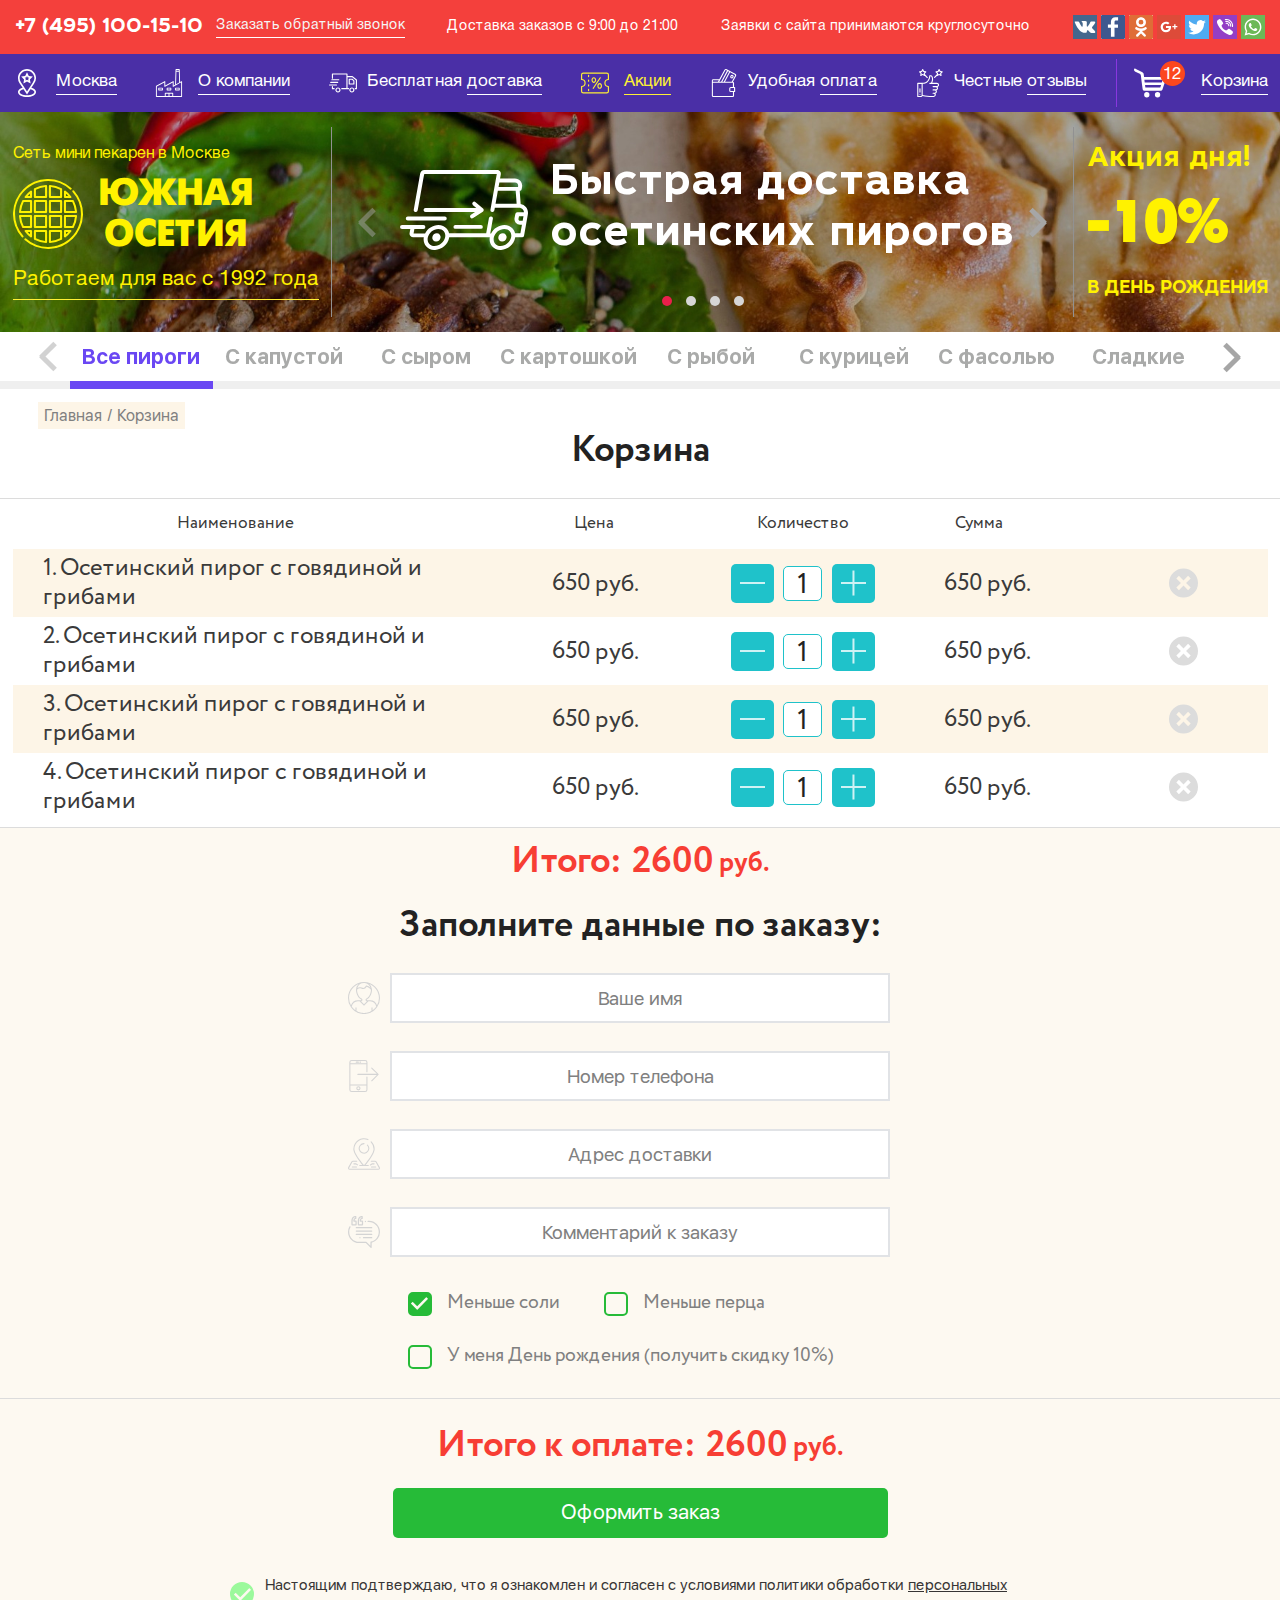
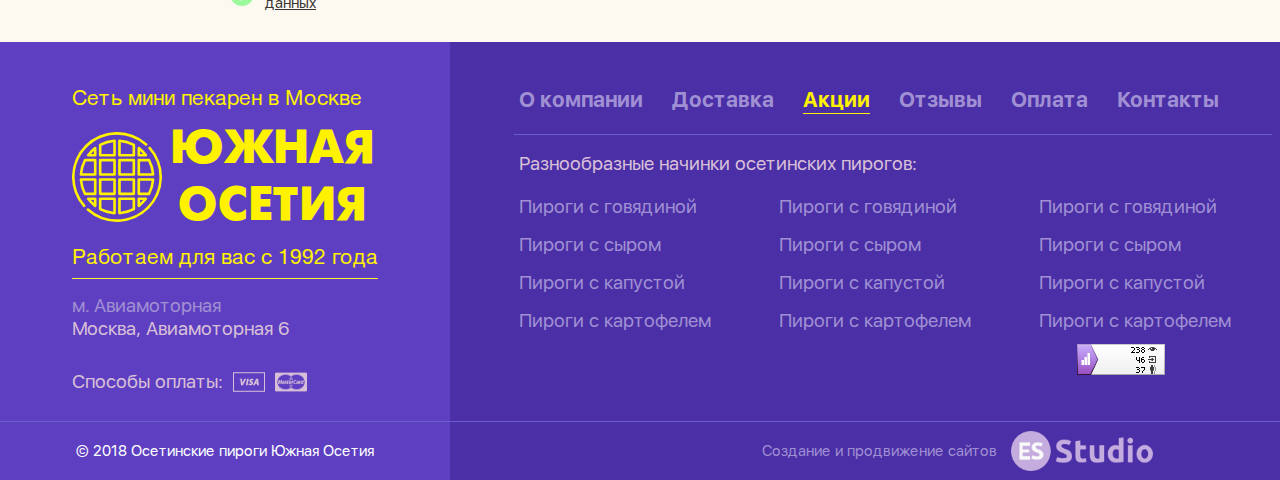
<file: builds/build_ver-Thu_Sep_20_2018_10_18_42/basket.html>
<!DOCTYPE html>
<html class="no-js" lang="ru">

    <head>
        <meta charset="utf-8">
        <meta http-equiv="x-ua-compatible" content="ie=edge">
        <title>default title</title>
        <meta content="" name="description">
        <meta content="" name="keywords">
        <meta name="viewport" content="width=device-width, initial-scale=1.0">
        <meta content="telephone=no" name="format-detection">
        <meta name="HandheldFriendly" content="true">

        <!--[if (gt IE 9)|!(IE)]><!-->
        <link href="static/css/main.css" rel="stylesheet" type="text/css">
        <!--<![endif]-->
        <meta property="og:title" content="#{data.title}">
        <meta property="og:title" content="">
        <meta property="og:url" content="">
        <meta property="og:description" content="">
        <meta property="og:image" content="">
        <meta property="og:image:type" content="image/jpeg">
        <meta property="og:image:width" content="500">
        <meta property="og:image:height" content="300">
        <meta property="twitter:description" content="">
        <link rel="icon" type="image/x-icon" href="favicon.ico">
        <script>
            (function(H){H.className=H.className.replace(/\bno-js\b/,'js')})(document.documentElement)
        </script>
    </head>

    <body class="page">
        <svg xmlns="http://www.w3.org/2000/svg" style="border: 0 !important; clip: rect(0 0 0 0) !important; height: 1px !important; margin: -1px !important; overflow: hidden !important; padding: 0 !important; position: absolute !important; width: 1px !important;"
        class="root-svg-symbols-element">
            <symbol id="delivery-truck" viewBox="0 0 512 349.05">
                <title>delivery-truck</title>
                <path class="cls-1" d="M418.59 336.69a47.28 47.28 0 0 0-33.36 13.76 46.32 46.32 0 0 0 0 66.31 47.46 47.46 0 0 0 33.36 13.76c25.65 0 46.5-21.06 46.5-46.92s-20.86-46.91-46.5-46.91zm0 73c-14.39 0-26.48-11.89-26.48-26.06s12.09-26.06 26.48-26.06a26.07 26.07 0 0 1 0 52.13zm12.09-229.26a10.12 10.12 0 0 0-7-2.71h-53.47a10.46 10.46 0 0 0-10.43 10.43v85.49A10.46 10.46 0 0 0 370.21 284h84.86a10.46 10.46 0 0 0 10.43-10.43v-57.19a10.43 10.43 0 0 0-3.44-7.71zm14 82.78h-64v-64.76h39l25 22.52zM164 336.69a47.28 47.28 0 0 0-33.36 13.76 46.32 46.32 0 0 0 0 66.31A47.46 47.46 0 0 0 164 430.52c25.65 0 46.5-21.06 46.5-46.92s-20.86-46.91-46.5-46.91zm0 73c-14.39 0-26.48-11.89-26.48-26.06s12.09-26.06 26.48-26.06a26.07 26.07 0 0 1 0 52.13zm-69.54-60.17h-21v-27.73a10.43 10.43 0 1 0-20.85 0v38.16a10.46 10.46 0 0 0 10.43 10.43h31.42a10.43 10.43 0 0 0 0-20.85zm52.86-56.82a10.46 10.46 0 0 0-10.43-10.43H10.43a10.43 10.43 0 0 0 0 20.85h126.46a10.39 10.39 0 0 0 10.42-10.42zM31.59 255.06l126.46.73a10.53 10.53 0 0 0 10.53-10.32 10.33 10.33 0 0 0-10.32-10.53l-126.46-.73h-.1a10.43 10.43 0 0 0-.1 20.85zm21.27-47.33h126.46a10.43 10.43 0 0 0 0-20.85H52.86a10.43 10.43 0 1 0 0 20.85zm455.28-14.07l-74.64-61.83a10.27 10.27 0 0 0-6.67-2.4H339V91.9a10.46 10.46 0 0 0-10.43-10.43H63.07A10.46 10.46 0 0 0 52.65 91.9v76.32a10.43 10.43 0 1 0 20.85 0v-65.89h244.79v247.19H232.8a10.43 10.43 0 0 0 0 20.85h127.3a10.43 10.43 0 0 0 0-20.85h-21V150.28h84l68 56.3-.73 142.73h-10.79a10.43 10.43 0 1 0 0 20.85h21.16a10.37 10.37 0 0 0 10.43-10.32l.83-158.05a11 11 0 0 0-3.86-8.13z"
                transform="translate(0 -81.48)" />
            </symbol>
            <symbol id="discount-voucher" viewBox="0 0 512 384">
                <title>discount-voucher</title>
                <path class="cls-1" d="M501.33 202.67A10.66 10.66 0 0 0 512 192v-85.33A42.71 42.71 0 0 0 469.33 64H42.67A42.71 42.71 0 0 0 0 106.67V192a10.66 10.66 0 0 0 10.67 10.67 53.33 53.33 0 0 1 0 106.67A10.66 10.66 0 0 0 0 320v85.33A42.71 42.71 0 0 0 42.67 448h426.66A42.71 42.71 0 0 0 512 405.33V320a10.66 10.66 0 0 0-10.67-10.67 53.33 53.33 0 1 1 0-106.67zM426.67 256a74.78 74.78 0 0 0 64 73.91v75.43a21.36 21.36 0 0 1-21.33 21.33H42.67a21.36 21.36 0 0 1-21.33-21.33v-75.43a74.67 74.67 0 0 0 0-147.81v-75.43a21.36 21.36 0 0 1 21.33-21.34h426.66a21.36 21.36 0 0 1 21.33 21.33v75.43A74.78 74.78 0 0 0 426.67 256z"
                transform="translate(0 -64)" />
                <path class="cls-1" d="M138.67 104A10.66 10.66 0 0 0 128 114.67v24a10.67 10.67 0 1 0 21.33 0v-24A10.66 10.66 0 0 0 138.67 104zm0 88A10.66 10.66 0 0 0 128 202.67V224a10.67 10.67 0 1 0 21.33 0v-21.33A10.66 10.66 0 0 0 138.67 192zm0 85.33A10.66 10.66 0 0 0 128 288v21.33a10.67 10.67 0 1 0 21.33 0V288a10.66 10.66 0 0 0-10.66-10.67zm0 85.34A10.66 10.66 0 0 0 128 373.33v21.33a10.67 10.67 0 1 0 21.33 0v-21.33a10.66 10.66 0 0 0-10.66-10.66zm219.25-211.54a10.65 10.65 0 0 0-14.79 3l-128 192a10.67 10.67 0 1 0 17.75 11.83l128-192a10.66 10.66 0 0 0-2.96-14.83zm-80.59 51.54c0-29.41-19.14-53.33-42.67-53.33S192 173.26 192 202.67 211.13 256 234.67 256s42.66-23.93 42.66-53.33zm-64 0c0-17.34 9.77-32 21.33-32s21.33 14.66 21.33 32-9.77 32-21.33 32-21.33-14.67-21.33-32zm128 53.33c-23.53 0-42.67 23.93-42.67 53.33s19.14 53.33 42.67 53.33S384 338.74 384 309.33 364.86 256 341.33 256zm0 85.33c-11.56 0-21.33-14.66-21.33-32s9.77-32 21.33-32 21.33 14.66 21.33 32-9.76 32-21.33 32z"
                transform="translate(0 -64)" />
            </symbol>
            <symbol id="exit" viewBox="0 0 32 32">
                <title>exit</title>
                <path class="cls-1" d="M16 0a16 16 0 1 0 16 16A16 16 0 0 0 16 0zm7.91 21.09l-2.83 2.83L16 18.83l-5.09 5.09-2.82-2.83L13.17 16l-5.08-5.09 2.83-2.83L16 13.17l5.09-5.09 2.83 2.83L18.83 16z" id="x_alt" />
            </symbol>
            <symbol id="factory" viewBox="0 0 477.87 512">
                <title>factory</title>
                <path class="cls-1" d="M490.73 223a8.53 8.53 0 0 0-8.47-.1l-23.48 13-6.51-227.61A8.53 8.53 0 0 0 443.73 0H384a8.53 8.53 0 0 0-8.53 8.29l-8 278.43-26.18 14.51V230.4a8.53 8.53 0 0 0-12.67-7.46l-140.89 78.29V230.4a8.53 8.53 0 0 0-12.67-7.46l-153.6 85.34a8.53 8.53 0 0 0-4.39 7.46v187.73A8.53 8.53 0 0 0 25.6 512h460.8a8.53 8.53 0 0 0 8.53-8.53V230.4a8.53 8.53 0 0 0-4.2-7.4zM392.3 17h43.14l.49 17.07h-44.12zm-1 34.13h45.11L442 245.32 384.85 277zm-143.83 443.8h-51.2v-42.66h51.2zm68.27 0h-51.2v-42.66h51.2zm162.13 0H332.8v-51.2a8.53 8.53 0 0 0-8.53-8.53H187.73a8.53 8.53 0 0 0-8.53 8.53v51.2H34.13V320.76l136.53-75.85v70.83a8.53 8.53 0 0 0 12.67 7.46l140.93-78.28v70.83a8.53 8.53 0 0 0 12.67 7.46l80.48-44.71 37.41-20.78 23-12.8z"
                transform="translate(-17.07)" />
                <path class="cls-1" d="M136.53 341.33H68.27a8.53 8.53 0 0 0-8.53 8.53V384a8.53 8.53 0 0 0 8.53 8.53h68.27a8.53 8.53 0 0 0 8.53-8.53v-34.13a8.53 8.53 0 0 0-8.54-8.54zM128 375.47H76.8V358.4H128zm162.13-34.14h-68.26a8.53 8.53 0 0 0-8.53 8.53V384a8.53 8.53 0 0 0 8.53 8.53h68.27a8.53 8.53 0 0 0 8.53-8.53v-34.13a8.53 8.53 0 0 0-8.54-8.54zm-8.53 34.13h-51.2V358.4h51.2zm162.13-34.13h-68.26a8.53 8.53 0 0 0-8.53 8.53V384a8.53 8.53 0 0 0 8.53 8.53h68.27a8.53 8.53 0 0 0 8.53-8.53v-34.13a8.53 8.53 0 0 0-8.54-8.54zm-8.53 34.13H384V358.4h51.2z"
                transform="translate(-17.07)" />
            </symbol>
            <symbol id="fom-icon1" viewBox="0 0 512 512">
                <title>fom-icon1</title>
                <path class="cls-1" d="M512 256C512 114.84 397.16 0 256 0S0 114.84 0 256a254.49 254.49 0 0 0 43 141.81v.18l1.77 2.59c1.54 2.24 3.19 4.37 4.8 6.55.65.89 1.29 1.78 2 2.67 2 2.7 4.12 5.34 6.25 7.94.61.75 1.24 1.49 1.86 2.24A256.09 256.09 0 0 0 92 452.35l2.12 1.77c2.54 2.07 5.11 4.1 7.73 6.08 1.06.8 2.13 1.58 3.2 2.36 2.49 1.83 5 3.64 7.54 5.37 1.37.93 2.78 1.8 4.16 2.71 3.55 2.3 7.13 4.53 10.79 6.65 2.54 1.48 5.09 3 7.7 4.36 1.57.84 3.17 1.63 4.76 2.44 2.77 1.42 5.56 2.79 8.38 4.1q2.14 1 4.28 1.94 4.9 2.18 9.92 4.14c1 .41 2.06.83 3.1 1.23a253.53 253.53 0 0 0 28.18 8.84c.39.1.79.18 1.19.27q6.37 1.56 12.88 2.8c1.15.22 2.3.42 3.46.62q5.43 1 10.92 1.69l4.19.54c3.58.41 7.18.73 10.79 1 1.35.1 2.69.23 4 .31 4.87.26 9.77.44 14.71.44s9.84-.18 14.71-.45c1.35-.08 2.69-.21 4-.31 3.62-.26 7.22-.58 10.79-1 1.4-.16 2.8-.35 4.19-.54q5.5-.73 10.92-1.69c1.15-.2 2.3-.4 3.46-.62q6.5-1.24 12.88-2.8l1.19-.27a253.54 253.54 0 0 0 28.18-8.84c1-.39 2.07-.82 3.11-1.23q5-2 9.91-4.13c1.43-.63 2.87-1.28 4.28-1.94q4.24-2 8.38-4.1c1.59-.81 3.19-1.6 4.76-2.44 2.6-1.4 5.15-2.88 7.7-4.36q5.48-3.19 10.79-6.65c1.39-.9 2.8-1.77 4.16-2.71 2.55-1.73 5-3.54 7.54-5.37 1.07-.79 2.14-1.56 3.2-2.36q3.92-3 7.73-6.08l2.12-1.77A256.22 256.22 0 0 0 452.42 420c.62-.74 1.24-1.48 1.84-2.23 2.12-2.6 4.22-5.25 6.25-7.94.67-.88 1.3-1.77 2-2.67 1.6-2.18 3.26-4.31 4.8-6.55L469 398v-.18A254.44 254.44 0 0 0 512 256zm-17.07 0a237.42 237.42 0 0 1-30.64 116.86 116.43 116.43 0 0 0-111.77-82.72h-50.73a3.12 3.12 0 0 1-3.12-3.11v-5.5a3.4 3.4 0 0 1 2.36-3c54.95-20.66 89.22-106.36 82-166.3a127.45 127.45 0 0 0-41.65-79.33c89.7 34.45 153.55 121.43 153.55 223.1zm-46.61 141.57c-.69.93-1.38 1.85-2.08 2.77-1.9 2.5-3.82 5-5.82 7.41l-.62.73a241.6 241.6 0 0 1-22.28 23.41c-.47.44-.94.88-1.42 1.31-2.36 2.14-4.79 4.22-7.24 6.27-.77.64-1.54 1.27-2.32 1.9-2.38 1.94-4.78 3.84-7.23 5.68-.83.62-1.68 1.21-2.52 1.83-1.41 1-2.83 2-4.26 3V409.6h-17.05v53.19l-1 .58c-2.18 1.25-4.34 2.48-6.55 3.65-1.51.8-3 1.58-4.58 2.36q-3.87 1.95-7.79 3.75c-1.28.59-2.55 1.18-3.84 1.74q-4.93 2.15-9.95 4.09c-.69.26-1.37.55-2.06.81a238.15 238.15 0 0 1-26.14 8.11c-.64.16-1.29.29-1.93.44-3.68.88-7.39 1.68-11.12 2.38-1.11.21-2.22.4-3.34.6q-5 .87-10 1.52c-1.29.17-2.58.35-3.87.49-3.31.38-6.64.67-10 .91-1.24.09-2.47.21-3.71.28-4.53.27-9.06.43-13.62.43s-9.09-.15-13.61-.41c-1.25-.07-2.47-.2-3.71-.28-3.34-.25-6.67-.53-10-.91-1.3-.15-2.59-.32-3.87-.49q-5-.67-10-1.52c-1.11-.2-2.23-.38-3.34-.6q-5.59-1.06-11.12-2.39l-1.92-.44a240.15 240.15 0 0 1-26.15-8.11c-.69-.26-1.37-.55-2.06-.81q-5-1.93-9.94-4.09c-1.29-.56-2.57-1.15-3.85-1.74q-3.93-1.8-7.79-3.75c-1.54-.78-3.07-1.54-4.58-2.36-2.21-1.17-4.39-2.41-6.55-3.65l-1-.58v-53.2h-17.02v42.31c-1.43-1-2.86-2-4.26-3-.84-.61-1.69-1.2-2.52-1.83-2.45-1.84-4.85-3.75-7.22-5.67-.79-.63-1.56-1.27-2.34-1.91q-3.67-3.06-7.23-6.26l-1.43-1.32a240.39 240.39 0 0 1-22.27-23.4l-.62-.73c-2-2.42-3.92-4.91-5.82-7.41-.7-.92-1.4-1.84-2.08-2.77-1-1.39-2-2.81-3-4.22a99.39 99.39 0 0 1 98.81-86.14h24.71L256 379l71.8-71.8h24.71a99.4 99.4 0 0 1 98.82 86.14c-.99 1.42-1.97 2.84-3.01 4.23zm-230.8-134.82c-40.81-15.1-72.46-84.83-72.46-134.75 0-1.09.13-2.16.15-3.24l6.25-7.71c14.09-16.76 38.14-21.56 59.84-11.95a68.27 68.27 0 0 0 87.6-29.88c27.15 8.92 51.39 25.73 67.78 46.92 2.5 52.05-28.11 124-71.66 140.39a20.27 20.27 0 0 0-13.42 19V287a20.22 20.22 0 0 0 20.18 20.18h1.89L256 354.87l-47.67-47.67h1.89A20.22 20.22 0 0 0 230.4 287v-5.4a20.06 20.06 0 0 0-12.88-18.85zm38.82-245.67h.28a113.17 113.17 0 0 1 12.2.71c42.32 4.72 77.88 34.18 91.75 73.29a164.74 164.74 0 0 0-64-34.36l-7.34-2-2.84 7a51.22 51.22 0 0 1-68.2 27.75c-23.6-10.44-49.37-7.62-68.41 6.23a111.07 111.07 0 0 1 106.56-78.62zm-85.83 15.86c-1.65 1.48-3.35 2.88-4.93 4.46A127.14 127.14 0 0 0 128 128c0 56.57 35.75 133.06 83.6 150.75a3 3 0 0 1 1.73 2.85v5.4a3.12 3.12 0 0 1-3.11 3.11h-50.73a116.43 116.43 0 0 0-111.78 82.75A237.42 237.42 0 0 1 17.07 256c0-101.63 63.8-188.59 153.44-223.06z"
                />
            </symbol>
            <symbol id="fom-icon2" viewBox="0 0 469.32 512">
                <title>fom-icon2</title>
                <path class="cls-1" d="M302.94 264.49a8.53 8.53 0 0 0-8.53 8.53v119.51h-256V68.27h256v119.45a8.53 8.53 0 0 0 17.07 0V37.59A37.64 37.64 0 0 0 273.88 0H58.93a37.64 37.64 0 0 0-37.59 37.59V474.4A37.64 37.64 0 0 0 58.93 512h214.95a37.64 37.64 0 0 0 37.59-37.59V273a8.52 8.52 0 0 0-8.53-8.51zM58.93 17.07h214.95a20.55 20.55 0 0 1 20.52 20.52V51.2h-256V37.59a20.56 20.56 0 0 1 20.53-20.52zm214.95 477.86H58.93a20.55 20.55 0 0 1-20.52-20.52V409.6h256v64.81a20.55 20.55 0 0 1-20.53 20.52z"
                transform="translate(-21.34)" />
                <path class="cls-1" d="M166.41 418.13a34.13 34.13 0 1 0 34.13 34.13 34.17 34.17 0 0 0-34.13-34.13zm0 51.2a17.07 17.07 0 1 1 17.07-17.07 17.08 17.08 0 0 1-17.07 17.07zM132.28 42.67h34.13a8.53 8.53 0 1 0 0-17.07h-34.13a8.53 8.53 0 1 0 0 17.07zm59.72 0h8.53a8.53 8.53 0 1 0 0-17.07H192a8.53 8.53 0 1 0 0 17.07zm298 190.99a8.54 8.54 0 0 0 0-6.52 8.71 8.71 0 0 0-1.85-2.79L385.77 122a8.53 8.53 0 0 0-12.06 12l87.83 87.83H157.88a8.53 8.53 0 0 0 0 17.07h303.66l-87.83 87.83a8.53 8.53 0 1 0 12.07 12.07l102.39-102.36a8.58 8.58 0 0 0 1.83-2.78z"
                transform="translate(-21.34)" />
            </symbol>
            <symbol id="fom-icon3" viewBox="0 0 512 503.51">
                <title>fom-icon3</title>
                <path class="cls-1" d="M168 350.47c21.09 29.73 42.14 56.32 56.09 73.45 2 2.49 3.93 4.8 5.78 7h-42.1a8.53 8.53 0 1 0 0 17.07h136.5a8.53 8.53 0 0 0 0-17.07h-42.1c1.84-2.23 3.75-4.54 5.79-7 13.94-17.07 35-43.72 56.08-73.45a749.75 749.75 0 0 0 56.37-90.85c17.42-34.22 26.27-62.63 26.27-84.44a170.55 170.55 0 0 0-50-120.84 8.53 8.53 0 1 0-12.06 12.06 153.55 153.55 0 0 1 45 108.78c0 19.1-8.21 44.9-24.4 76.69a732.81 732.81 0 0 1-55.09 88.75c-20.8 29.35-41.6 55.64-55.38 72.53-4.58 5.61-8.7 10.58-12.22 14.78a8.64 8.64 0 0 1-13 0c-3.52-4.2-7.64-9.17-12.22-14.78-13.81-16.89-34.6-43.15-55.41-72.53a732.81 732.81 0 0 1-55.09-88.75c-16.21-31.79-24.4-57.59-24.4-76.69A153.64 153.64 0 0 1 315.82 33.43a8.54 8.54 0 0 0 6.66-15.72A170.73 170.73 0 0 0 85.34 175.18c0 21.81 8.84 50.22 26.27 84.48A749.24 749.24 0 0 0 168 350.47z"
                transform="translate(0 -4.25)" />
                <path class="cls-1" d="M256 98.15a8.53 8.53 0 0 0 0-17.07 85.33 85.33 0 1 0 60.34 25 8.53 8.53 0 1 0-12.07 12.07 68.27 68.27 0 1 1-48.27-20zM508.79 470l-52.48-93.87a26.52 26.52 0 0 0-23.22-13.41h-60.82a8.53 8.53 0 1 0 0 17.07h60.82a9.46 9.46 0 0 1 8.34 4.66l52.46 93.87a7.68 7.68 0 0 1-.08 7.89 9.39 9.39 0 0 1-8.26 4.52H26.46a9.39 9.39 0 0 1-8.25-4.52 7.68 7.68 0 0 1-.08-7.89l52.46-93.87a9.45 9.45 0 0 1 8.33-4.66h60.82a8.53 8.53 0 1 0 0-17.07H78.92a26.54 26.54 0 0 0-23.24 13.41L3.21 470a24.75 24.75 0 0 0 .26 24.84 26.28 26.28 0 0 0 23 13h459.08a26.28 26.28 0 0 0 23-13 24.75 24.75 0 0 0 .24-24.84z"
                transform="translate(0 -4.25)" />
                <path class="cls-1" d="M418.14 405.35H384a8.58 8.58 0 0 0-4.74 1.43l-25.6 17.07a8.53 8.53 0 0 0 9.47 14.2l23.42-15.63h31.57a8.53 8.53 0 0 0 0-17.07zm-51.2 59.73a8.53 8.53 0 0 0 8.53 8.53h68.27a8.53 8.53 0 0 0 0-17.07h-68.27a8.53 8.53 0 0 0-8.53 8.54zm-213.34-25.6a8.53 8.53 0 0 0 4.74-15.63l-25.6-17.07a8.59 8.59 0 0 0-4.74-1.43H93.87a8.53 8.53 0 1 0 0 17.07h31.57L148.89 438a8.52 8.52 0 0 0 4.71 1.48zm-85.33 17.07a8.53 8.53 0 1 0 0 17.07h68.27a8.53 8.53 0 1 0 0-17.07z"
                transform="translate(0 -4.25)" />
            </symbol>
            <symbol id="fom-icon4" viewBox="0 0 512 511.99">
                <title>fom-icon4</title>
                <path class="cls-1" d="M123.86 71.64h-18.2c2.74-20.26 13.94-21.28 19.1-21.75a10 10 0 0 0 9.09-10V10a10 10 0 0 0-10.56-10C91.68 1.8 54 17.76 54 83.7v52a15.77 15.77 0 0 0 15.75 15.75h54.1a15.77 15.77 0 0 0 15.75-15.76v-48.3a15.77 15.77 0 0 0-15.74-15.75zm-4.25 59.85H74V83.7c0-46 20.46-58.86 39.85-62.49v10.51C100.46 35.8 85 47.84 85 81.64a10 10 0 0 0 10 10h24.56zm106.48-59.85h-18.2c2.74-20.26 13.94-21.28 19.1-21.75a10 10 0 0 0 9.09-10V10a10 10 0 0 0-10.56-10c-31.61 1.8-69.29 17.76-69.29 83.7v52A15.77 15.77 0 0 0 172 151.49h54.1a15.77 15.77 0 0 0 15.75-15.76V87.39a15.77 15.77 0 0 0-15.76-15.75zm-4.25 59.85h-45.61V83.7c0-46 20.46-58.86 39.85-62.49v10.51c-13.39 4.08-28.8 16.11-28.8 49.92a10 10 0 0 0 10 10h24.56v39.85zm63.23-50.7a10 10 0 1 0 2.93 7.07 10.08 10.08 0 0 0-2.93-7.07z"
                />
                <path class="cls-1" d="M334.27 77.86h-12.6a10 10 0 0 0 0 20h12.6c87 0 157.73 70.76 157.73 157.73 0 74.23-52.65 139.15-125.19 154.37a10 10 0 0 0-7.95 9.79v58.1l-61.59-61.59a10 10 0 0 0-7.07-2.93H177.73C90.76 413.33 20 342.57 20 255.6A157.8 157.8 0 0 1 39.79 179a10 10 0 1 0-17.48-9.72A177.84 177.84 0 0 0 0 255.6c0 98 79.73 177.73 177.73 177.73h108.33l75.74 75.74a10 10 0 0 0 17.07-7.07v-74.33A177.8 177.8 0 0 0 512 255.6c0-98-79.73-177.74-177.73-177.74z"
                />
                <path class="cls-1" d="M379.06 177.49H132.94a10 10 0 1 0 0 20h246.12a10 10 0 1 0 0-20zm0 53.33H132.94a10 10 0 1 0 0 20h246.12a10 10 0 1 0 0-20zm0 53.34H132.94a10 10 0 1 0 0 20h246.12a10 10 0 1 0 0-20zm0 53.33H247.87a10 10 0 1 0 0 20h131.19a10 10 0 0 0 0-20zm-187.45 0h-.16a10 10 0 0 0 0 20h.16a10 10 0 0 0 0-20z"
                />
            </symbol>
            <symbol id="icon" viewBox="0 0 512 460.24">
                <title>icon</title>
                <path class="cls-1" d="M247.32 443.6a42.52 42.52 0 1 1-42.52-42.52 42.52 42.52 0 0 1 42.52 42.52zM377 401.08a42.52 42.52 0 1 0 42.52 42.52A42.52 42.52 0 0 0 377 401.08zm132-199.61L456.64 357s-4.33 23.08-26.4 23.08H166c-26.33 0-27.44-28.93-27.44-28.93S110.49 142.88 109.1 130.3s-17.48-21.91-17.48-21.91L22.42 76c-37.9-19.82-20.68-57.54 0-48.87C110.21 68.57 151 89 153.62 105.27s7.27 55.7 7.27 55.7v.25l.92-.25h323.6c39.07.03 23.59 40.56 23.59 40.5zm-75.68 86.59H176.6l5.28 41.86h238.94zm24.94-84.41H166l5.63 44.73H445z"
                transform="translate(0 -25.88)" />
            </symbol>
            <symbol id="like" viewBox="0 0 467.06 512">
                <title>like</title>
                <path class="cls-1" d="M73 452a10 10 0 1 0 10 10 10 10 0 0 0-10-10z" transform="translate(-23)" />
                <path class="cls-1" d="M23 262v240a10 10 0 0 0 10 10h60a30 30 0 0 0 27.62-18.3C181.38 505.58 228.68 512 295 512h28a40.08 40.08 0 0 0 33.3-62.26 40 40 0 0 0 19.93-60 40 40 0 0 0 20-60A40 40 0 0 0 383 252h-85.54q1.11-2.77 2.2-5.43C306.82 229.09 313 214 313 182c0-33.71-13.29-70-42.48-70H253a10 10 0 0 0-10 10c0 22.56-7.16 49.29-19.14 71.5-13 24.09-30.36 41-48.91 47.7A182.41 182.41 0 0 1 113 252H33a10 10 0 0 0-10 10zm158.72-2c23.19-8.34 44.4-28.59 59.74-57 12-22.18 19.47-47.53 21.17-71h7.89c15.34 0 22.48 29.84 22.48 50 0 28.07-5 40.2-11.84 57-1.61 3.93-3.36 8.23-5.16 13h-23a10 10 0 0 0 0 20h130a20 20 0 0 1 0 40h-70a10 10 0 0 0 0 20h50a20 20 0 0 1 0 40h-50a10 10 0 0 0 0 20h30a20 20 0 0 1 0 40h-30a10 10 0 0 0 0 20h10.68a20 20 0 0 1-.68 40h-28c-65.21 0-111.74-6.39-172-18.21v-202A202.18 202.18 0 0 0 181.72 260zM43 272h60v210a10 10 0 0 1-10 10H43z"
                transform="translate(-23)" />
                <path class="cls-1" d="M187 58.62a10 10 0 0 0-5.54-17.06l-34.23-5L132 5.57a10 10 0 0 0-17.94 0l-15.3 31-34.23 5A10 10 0 0 0 59 58.62l24.73 24.14-5.85 34.09a10 10 0 0 0 14.51 10.54L123 111.3l30.62 16.09a9.92 9.92 0 0 0 10.92-1.09L200 163.18a10 10 0 0 0 14.41-13.87L164.86 97.8l-2.58-15zm-59.35 32.53a10 10 0 0 0-9.3 0L101 100.26 104.33 81a10 10 0 0 0-2.88-8.85l-14-13.67 19.38-2.82a10 10 0 0 0 7.53-5.47L123 32.6l8.66 17.55a10 10 0 0 0 7.53 5.47l19.38 2.82-14 13.67a10 10 0 0 0-2.89 8.89l3.31 19.3zm205.77 56.29a10 10 0 1 0 14.42 13.86l33.64-35a9.92 9.92 0 0 0 10.91 1.08L423 111.3l30.62 16.09a10 10 0 0 0 14.51-10.54l-5.85-34.09L487 58.62a10 10 0 0 0-5.54-17.06l-34.23-5L432 5.57a10 10 0 0 0-17.94 0l-15.3 31-34.23 5A10 10 0 0 0 359 58.62l24.77 24.14-2.58 15zm73.39-91.81a10 10 0 0 0 7.53-5.47L423 32.6l8.66 17.55a10 10 0 0 0 7.53 5.47l19.38 2.82-14 13.67a10 10 0 0 0-2.89 8.89l3.31 19.3-17.34-9.11a10 10 0 0 0-9.3 0L401 100.26 404.32 81a10 10 0 0 0-2.87-8.85l-14-13.67zM73 352a10 10 0 0 0-10 10v60a10 10 0 0 0 20 0v-60a10 10 0 0 0-10-10z"
                transform="translate(-23)" />
            </symbol>
            <symbol id="like1" viewBox="0 0 561 510">
                <title>like1</title>
                <path class="cls-1" d="M0 510h102V204H0zm561-280.5a51.15 51.15 0 0 0-51-51H349.35l25.5-117.3v-7.7c0-10.2-5.1-20.4-10.2-28L336.6 0 168.3 168.3c-10.2 7.65-15.3 20.4-15.3 35.7v255a51.15 51.15 0 0 0 51 51h229.5c20.4 0 38.25-12.75 45.9-30.6l76.5-181.05c2.55-5.1 2.55-12.75 2.55-17.85v-51H561z"
                />
            </symbol>
            <symbol id="placeholder" viewBox="0 0 330 512">
                <title>placeholder</title>
                <path class="cls-1" d="M189.89 264.5L256 229.74l66.11 34.75-12.62-73.61L363 138.75 289.05 128 256 61l-33.05 67L149 138.75l53.48 52.14zm53-109.07L256 128.82l13.13 26.61 29.37 4.27-21.25 20.71 5 29.25L256 195.85l-26.27 13.81 5-29.25-21.23-20.71z"
                transform="translate(-91)" />
                <path class="cls-1" d="M388.52 367.43c-14-10.17-31.87-18.51-52.47-24.55l48.14-73A165.32 165.32 0 0 0 421 166C421 74.47 347 0 256 0S91 74.47 91 166a164.47 164.47 0 0 0 25.9 88.79c1 1.59 2.07 3.18 3.13 4.72L175.52 343c-20.48 6-38.26 14.38-52.16 24.52C102.19 383 91 401.8 91 422c0 26 18.55 49.61 52.23 66.45C173.6 503.64 213.65 512 256 512s82.4-8.36 112.77-23.55C402.45 471.61 421 448 421 422c0-20.24-11.23-39.11-32.48-54.57zM144.87 242.68l-2.77-4.16A134.56 134.56 0 0 1 121 166c0-75 60.56-136 135-136s135 61 135 136a135.22 135.22 0 0 1-30.52 85.49l-.49.6L256 409.83 145.17 243.12zM256 482c-79.56 0-135-31.62-135-60 0-21 29.16-42 72-52.66l63 94.83 62.6-94.91C361.7 379.89 391 400.93 391 422c0 28.38-55.44 60-135 60z"
                transform="translate(-91)" />
            </symbol>
            <symbol id="wallet" viewBox="0 0 444.16 512">
                <title>wallet</title>
                <path class="cls-1" d="M461.44 88.18L305.14 3.54c-14.83-8-35.22-1.85-43.25 13l-91.44 169.9H59.25a25.05 25.05 0 0 0-25.33 25.33v274.9A25.05 25.05 0 0 0 59.25 512h355.24a25.05 25.05 0 0 0 25.33-25.33v-64.25h10.5a9.76 9.76 0 0 0 9.88-9.88V339a9.76 9.76 0 0 0-9.88-9.88h-10.5v-72.28a25.78 25.78 0 0 0-19.77-24.71l54.37-100.7a32.39 32.39 0 0 0-12.98-43.25zM350.24 50.5l-97.61 181h-27.8l104.4-192.13zm-70.43-24.72c3.09-5.56 10.5-8 16.06-4.94l15.45 8.65-108.73 202h-34zM53.07 211.13c0-1.85 2.47-4.94 5.56-4.94h100.7l-13.59 24.71H58.63a17.1 17.1 0 0 0-5.56.62v-20.39zm366.36 275.54a5.54 5.54 0 0 1-5.56 5.56H58.63a5.54 5.54 0 0 1-5.56-5.56V256.84a5.54 5.54 0 0 1 5.56-5.56h354.63a5.54 5.54 0 0 1 5.56 5.56v72.28h-37.69a29.66 29.66 0 0 0-29.65 29.65v34a29.66 29.66 0 0 0 29.65 29.65h38.3v64.25zM439.2 348.9h.62v53.75h-58.69a9.76 9.76 0 0 1-9.88-9.88v-34a9.76 9.76 0 0 1 9.88-9.88zm17.3-227.35l-59.31 110H274.87l92.67-171.17 84 45.72c6.2 2.47 8.05 9.9 4.96 15.44z"
                transform="translate(-33.92)" />
                <path class="cls-1" d="M418.82 112.28l-4.94-2.47c-12.36-6.8-29-1.85-35.83 10.5L371.86 132c-3.09 6.18-4.32 13.59-1.85 20.39a24.88 24.88 0 0 0 13 15.45l4.94 2.47a28.12 28.12 0 0 0 12.36 3.09 27.79 27.79 0 0 0 23.48-13.59l6.18-11.74c6.14-12.93 1.2-29-11.15-35.79zM412 138.84l-6.18 11.74a7 7 0 0 1-9.27 2.47l-4.92-3.05a9.08 9.08 0 0 1-3.09-3.71c-.62-1.85-.62-3.71.62-4.94l6.18-11.74c1.24-1.85 3.71-3.71 6.18-3.71a5.57 5.57 0 0 1 3.09.62l4.94 2.47a9.61 9.61 0 0 1 2.45 9.85z"
                transform="translate(-33.92)" />
            </symbol>
        </svg>
        <div class="wrapper">
            <div class="content">
                <header class="page-header">
                    <div class="page-header__con">
                        <div class="tel"><a class="num" href="tel:74951001510">+7 (495) 100-15-10</a>
                            <div class="tel__content"><a href="#">Заказать обратный звонок</a>
                                <p class="delivery">Доставка заказов с 9:00 до 21:00</p>
                                <p class="order">Заявки с сайта принимаются круглосуточно</p>
                                <ul>
                                    <li>
                                        <a href="#"></a>
                                    </li>
                                    <li>
                                        <a href="#"></a>
                                    </li>
                                    <li>
                                        <a href="#"></a>
                                    </li>
                                    <li>
                                        <a href="#"></a>
                                    </li>
                                    <li>
                                        <a href="#"></a>
                                    </li>
                                    <li>
                                        <a href="#"></a>
                                    </li>
                                    <li>
                                        <a href="#"></a>
                                    </li>
                                </ul>
                            </div>
                        </div>
                        <div class="page-header__t">
                            <div class="container">
                                <ul>
                                    <li><span>
            <svg class="placeholder" width="330px" height="512px">
                <use xlink:href="#placeholder"></use>
            </svg>
        </span><a href="#">Москва</a>
                                    </li>
                                    <li><span>
            <svg class="factory" width="477.87px" height="512px">
                <use xlink:href="#factory"></use>
            </svg>
        </span><a href="#">О компании</a>
                                    </li>
                                    <li><span>
            <svg class="delivery-truck" width="512px" height="349.05px">
                <use xlink:href="#delivery-truck"></use>
            </svg>
        </span>
                                        <div>
                                            <p>Бесплатная</p><a href="#">доставка</a>
                                        </div>
                                    </li>
                                    <li><span>
            <svg class="discount-voucher" width="512px" height="384px">
                <use xlink:href="#discount-voucher"></use>
            </svg>
        </span><a href="#">Акции</a>
                                    </li>
                                    <li><span>
            <svg class="wallet" width="444.16px" height="512px">
                <use xlink:href="#wallet"></use>
            </svg>
        </span>
                                        <div>
                                            <p>Удобная</p><a href="#">оплата</a>
                                        </div>
                                    </li>
                                    <li><span>
            <svg class="like" width="467.06px" height="512px">
                <use xlink:href="#like"></use>
            </svg>
        </span>
                                        <div>
                                            <p>Честные</p><a href="#">отзывы</a>
                                        </div>
                                    </li>
                                </ul>
                                <div class="bas">
                                    <div><span>
            <svg class="icon" width="512px" height="460.24px">
                <use xlink:href="#icon"></use>
            </svg>
        </span>
                                        <p>12</p>
                                    </div><a href="#">Корзина</a>
                                </div>
                            </div>
                        </div>
                        <div class="page-header__m">
                            <div class="container">
                                <div class="page-header__m-b">
                                    <div class="log log--header">
                                        <p class="title">Сеть мини пекарен в Москве</p>
                                        <div class="log__img">
                                            <div class="log__img-wrap">
                                                <img src="static/img/content/waffle.svg" alt="Картинка">
                                            </div>
                                            <h2>ЮЖНАЯ ОСЕТИЯ</h2>
                                        </div>
                                        <p class="work">Работаем для вас с 1992 года</p>
                                    </div>
                                </div>
                                <div class="page-header__m-b">
                                    <div class="page-header__m-b-slider owl-carousel owl-theme reset-owl">
                                        <div class="page-header__m-b-slider-slide">
                                            <div>
                                                <img src="static/img/content/fast-delivery.svg" alt="Картинка">
                                            </div>
                                            <h2>Быстрая доставка осетинских пирогов</h2>
                                        </div>
                                        <div class="page-header__m-b-slider-slide">
                                            <div>
                                                <img src="static/img/content/fast-delivery.svg" alt="Картинка">
                                            </div>
                                            <h2>Быстрая доставка осетинских пирогов</h2>
                                        </div>
                                        <div class="page-header__m-b-slider-slide">
                                            <div>
                                                <img src="static/img/content/fast-delivery.svg" alt="Картинка">
                                            </div>
                                            <h2>Быстрая доставка осетинских пирогов</h2>
                                        </div>
                                        <div class="page-header__m-b-slider-slide">
                                            <div>
                                                <img src="static/img/content/fast-delivery.svg" alt="Картинка">
                                            </div>
                                            <h2>Быстрая доставка осетинских пирогов</h2>
                                        </div>
                                    </div>
                                </div>
                                <div class="page-header__m-b">
                                    <p class="discount">Акция дня!</p>
                                    <p class="discount">-10%</p>
                                    <p class="discount">В ДЕНЬ РОЖДЕНИЯ</p>
                                </div>
                            </div>
                        </div>
                    </div>
                    <div class="page-header__b">
                        <nav>
                            <div class="page-header__b-slider owl-carousel owl-theme reset-owl">
                                <div class="page-header__b-slider-slide"><a class="active" href="#">Все пироги</a>
                                </div>
                                <div class="page-header__b-slider-slide"><a href="#">С капустой</a>
                                </div>
                                <div class="page-header__b-slider-slide"><a href="#">С сыром</a>
                                </div>
                                <div class="page-header__b-slider-slide"><a href="#">С картошкой</a>
                                </div>
                                <div class="page-header__b-slider-slide"><a href="#">С рыбой</a>
                                </div>
                                <div class="page-header__b-slider-slide"><a href="#">С курицей</a>
                                </div>
                                <div class="page-header__b-slider-slide"><a href="#">С фасолью</a>
                                </div>
                                <div class="page-header__b-slider-slide"><a href="#">Сладкие</a>
                                </div>
                                <div class="page-header__b-slider-slide"><a href="#">Постные</a>
                                </div>
                                <div class="page-header__b-slider-slide"><a href="#">Овощные</a>
                                </div>
                                <div class="page-header__b-slider-slide"><a class="active" href="#">Все пироги</a>
                                </div>
                                <div class="page-header__b-slider-slide"><a href="#">С капустой</a>
                                </div>
                                <div class="page-header__b-slider-slide"><a href="#">С сыром</a>
                                </div>
                                <div class="page-header__b-slider-slide"><a href="#">С картошкой</a>
                                </div>
                                <div class="page-header__b-slider-slide"><a href="#">С рыбой</a>
                                </div>
                                <div class="page-header__b-slider-slide"><a href="#">С курицей</a>
                                </div>
                                <div class="page-header__b-slider-slide"><a href="#">С фасолью</a>
                                </div>
                                <div class="page-header__b-slider-slide"><a href="#">Сладкие</a>
                                </div>
                                <div class="page-header__b-slider-slide"><a href="#">Постные</a>
                                </div>
                                <div class="page-header__b-slider-slide"><a href="#">Овощные</a>
                                </div>
                            </div>
                        </nav>
                        <div class="border"></div>
                    </div>
                </header>
                <main class="page-content">
                    <div class="bp">
                        <div class="container">
                            <ul>
                                <li><a href="#">Главная</a>
                                </li>
                                <li><span>/</span><a href="#">Корзина</a>
                                </li>
                            </ul>
                        </div>
                    </div>
                    <div class="tit tit--basket">
                        <div class="container">
                            <h2>Корзина</h2>
                        </div>
                    </div>
                    <div class="t-basket">
                        <div class="container">
                            <div class="t-basket__content">
                                <div class="row-t">
                                    <p>Наименование</p>
                                    <p>Цена</p>
                                    <p>Количество</p>
                                    <p>Сумма</p>
                                </div>
                                <div class="row-c">
                                    <div class="title">
                                        <p>1. Осетинский пирог с говядиной и грибами</p>
                                    </div>
                                    <div class="price">
                                        <p class="price-js">650</p>
                                        <p>руб.</p>
                                    </div>
                                    <div class="calculate">
                                        <button class="minus" type="button"></button>
                                        <p>1</p>
                                        <button class="plus" type="button"></button>
                                    </div>
                                    <div class="sum">
                                        <div>
                                            <p class="total-table-price-js"></p>
                                            <p>руб.</p>
                                        </div>
                                        <button type="button">
                                            <svg class="exit" width="32px" height="32px">
                                                <use xlink:href="#exit"></use>
                                            </svg>

                                        </button>
                                    </div>
                                </div>
                                <div class="row-c">
                                    <div class="title">
                                        <p>2. Осетинский пирог с говядиной и грибами</p>
                                    </div>
                                    <div class="price">
                                        <p class="price-js">650</p>
                                        <p>руб.</p>
                                    </div>
                                    <div class="calculate">
                                        <button class="minus" type="button"></button>
                                        <p>1</p>
                                        <button class="plus" type="button"></button>
                                    </div>
                                    <div class="sum">
                                        <div>
                                            <p class="total-table-price-js"></p>
                                            <p>руб.</p>
                                        </div>
                                        <button type="button">
                                            <svg class="exit" width="32px" height="32px">
                                                <use xlink:href="#exit"></use>
                                            </svg>

                                        </button>
                                    </div>
                                </div>
                                <div class="row-c">
                                    <div class="title">
                                        <p>3. Осетинский пирог с говядиной и грибами</p>
                                    </div>
                                    <div class="price">
                                        <p class="price-js">650</p>
                                        <p>руб.</p>
                                    </div>
                                    <div class="calculate">
                                        <button class="minus" type="button"></button>
                                        <p>1</p>
                                        <button class="plus" type="button"></button>
                                    </div>
                                    <div class="sum">
                                        <div>
                                            <p class="total-table-price-js"></p>
                                            <p>руб.</p>
                                        </div>
                                        <button type="button">
                                            <svg class="exit" width="32px" height="32px">
                                                <use xlink:href="#exit"></use>
                                            </svg>

                                        </button>
                                    </div>
                                </div>
                                <div class="row-c">
                                    <div class="title">
                                        <p>4. Осетинский пирог с говядиной и грибами</p>
                                    </div>
                                    <div class="price">
                                        <p class="price-js">650</p>
                                        <p>руб.</p>
                                    </div>
                                    <div class="calculate">
                                        <button class="minus" type="button"></button>
                                        <p>1</p>
                                        <button class="plus" type="button"></button>
                                    </div>
                                    <div class="sum">
                                        <div>
                                            <p class="total-table-price-js"></p>
                                            <p>руб.</p>
                                        </div>
                                        <button type="button">
                                            <svg class="exit" width="32px" height="32px">
                                                <use xlink:href="#exit"></use>
                                            </svg>

                                        </button>
                                    </div>
                                </div>
                            </div>
                        </div>
                    </div>
                    <form class="fom" action="action.php" method="post">
                        <div class="fom__rt">
                            <div class="container">
                                <div class="fom__totPrice">
                                    <p class="text">Итого:</p>
                                    <div>
                                        <p class="total-price-js">5620</p>
                                        <p>руб.</p>
                                    </div>
                                </div>
                                <h2>Заполните данные по заказу:</h2>
                                <ul class="input">
                                    <li>
                                        <input type="text" placeholder="Ваше имя"><span>
            <svg class="fom-icon1" width="512px" height="512px">
                <use xlink:href="#fom-icon1"></use>
            </svg>
        </span>
                                    </li>
                                    <li>
                                        <input type="tel" placeholder="Номер телефона"><span>
            <svg class="fom-icon2" width="469.32px" height="512px">
                <use xlink:href="#fom-icon2"></use>
            </svg>
        </span>
                                    </li>
                                    <li>
                                        <input type="text" placeholder="Адрес доставки"><span>
            <svg class="fom-icon3" width="512px" height="503.51px">
                <use xlink:href="#fom-icon3"></use>
            </svg>
        </span>
                                    </li>
                                    <li>
                                        <textarea placeholder="Комментарий к заказу"></textarea><span>
            <svg class="fom-icon4" width="512px" height="511.99px">
                <use xlink:href="#fom-icon4"></use>
            </svg>
        </span>
                                    </li>
                                </ul>
                                <ul class="prefer">
                                    <li>
                                        <input type="checkbox" checked>
                                        <p>Меньше соли</p><span class="check"></span>
                                    </li>
                                    <li>
                                        <input type="checkbox">
                                        <p>Меньше перца</p><span></span>
                                    </li>
                                    <li>
                                        <input type="checkbox">
                                        <p>У меня День рождения (получить скидку 10%)</p><span></span>
                                    </li>
                                </ul>
                            </div>
                        </div>
                        <div class="fom__rb">
                            <div class="container">
                                <div class="fom__totPrice">
                                    <p class="text">Итого к оплате:</p>
                                    <div>
                                        <p class="total-price-sale-js">5620</p>
                                        <p>руб.</p>
                                    </div>
                                </div>
                                <div class="button">
                                    <button type="submit">Оформить заказ</button>
                                </div>
                                <div class="privacy">
                                    <input type="checkbox" checked><span class="check"></span>
                                    <p>Настоящим подтверждаю, что я ознакомлен и согласен с условиями политики обработки<a href="#">персональных данных</a>
                                    </p>
                                </div>
                            </div>
                        </div>
                    </form>
                </main>
            </div>
            <footer class="page-footer">
                <div class="footer-content">
                    <div class="footer-content__t">
                        <div class="footer-content__t-bl">
                            <div class="footer-content__t-bl-content">
                                <div class="log log--footer">
                                    <p class="title">Сеть мини пекарен в Москве</p>
                                    <div class="log__img">
                                        <div class="log__img-wrap">
                                            <img src="static/img/content/waffle.svg" alt="Картинка">
                                        </div>
                                        <h2>ЮЖНАЯ ОСЕТИЯ</h2>
                                    </div>
                                    <p class="work">Работаем для вас с 1992 года</p>
                                </div>
                                <div class="address"><a class="metro" href="#">м. Авиамоторная</a>
                                    <p class="address">Москва, Авиамоторная 6</p>
                                    <div class="footer-content__t-bl-payment-wrap">
                                        <h3>Способы оплаты:</h3>
                                        <ul>
                                            <li></li>
                                            <li></li>
                                        </ul>
                                    </div>
                                </div>
                            </div>
                        </div>
                        <div class="footer-content__t-br">
                            <div class="footer-content__t-br-rt">
                                <ul>
                                    <li><a href="#">О компании</a>
                                    </li>
                                    <li><a href="#">Доставка</a>
                                    </li>
                                    <li><a href="#">Акции</a>
                                    </li>
                                    <li><a href="#">Отзывы</a>
                                    </li>
                                    <li><a href="#">Оплата</a>
                                    </li>
                                    <li><a href="#">Контакты</a>
                                    </li>
                                </ul>
                            </div>
                            <div class="footer-content__t-br-rb">
                                <h3>Разнообразные начинки осетинских пирогов:</h3>
                                <div>
                                    <ul>
                                        <li><a href="#">Пироги с говядиной</a>
                                        </li>
                                        <li><a href="#">Пироги с сыром</a>
                                        </li>
                                        <li><a href="#">Пироги с капустой</a>
                                        </li>
                                        <li><a href="#">Пироги с картофелем</a>
                                        </li>
                                    </ul>
                                    <ul>
                                        <li><a href="#">Пироги с говядиной</a>
                                        </li>
                                        <li><a href="#">Пироги с сыром</a>
                                        </li>
                                        <li><a href="#">Пироги с капустой</a>
                                        </li>
                                        <li><a href="#">Пироги с картофелем</a>
                                        </li>
                                    </ul>
                                    <ul>
                                        <li><a href="#">Пироги с говядиной</a>
                                        </li>
                                        <li><a href="#">Пироги с сыром</a>
                                        </li>
                                        <li><a href="#">Пироги с капустой</a>
                                        </li>
                                        <li><a href="#">Пироги с картофелем</a>
                                        </li>
                                    </ul>
                                </div>
                            </div>
                            <div class="footer-content__yandex"><span></span>
                            </div>
                        </div>
                    </div>
                    <div class="footer-content__b">
                        <div class="footer-content__b-bl">
                            <p>© 2018 Осетинские пироги Южная Осетия</p>
                        </div>
                        <div class="footer-content__b-br"><a href="#"><span>Создание и продвижение сайтов</span><span></span></a>
                        </div>
                    </div>
                </div>
            </footer>
        </div>


        <script src="https://ajax.googleapis.com/ajax/libs/jquery/3.3.1/jquery.min.js"></script>
        <script src="static/js/separate-js/owl.carousel.min.js"></script>
        <script src="static/js/main.js"></script>
    </body>

</html>
</file>
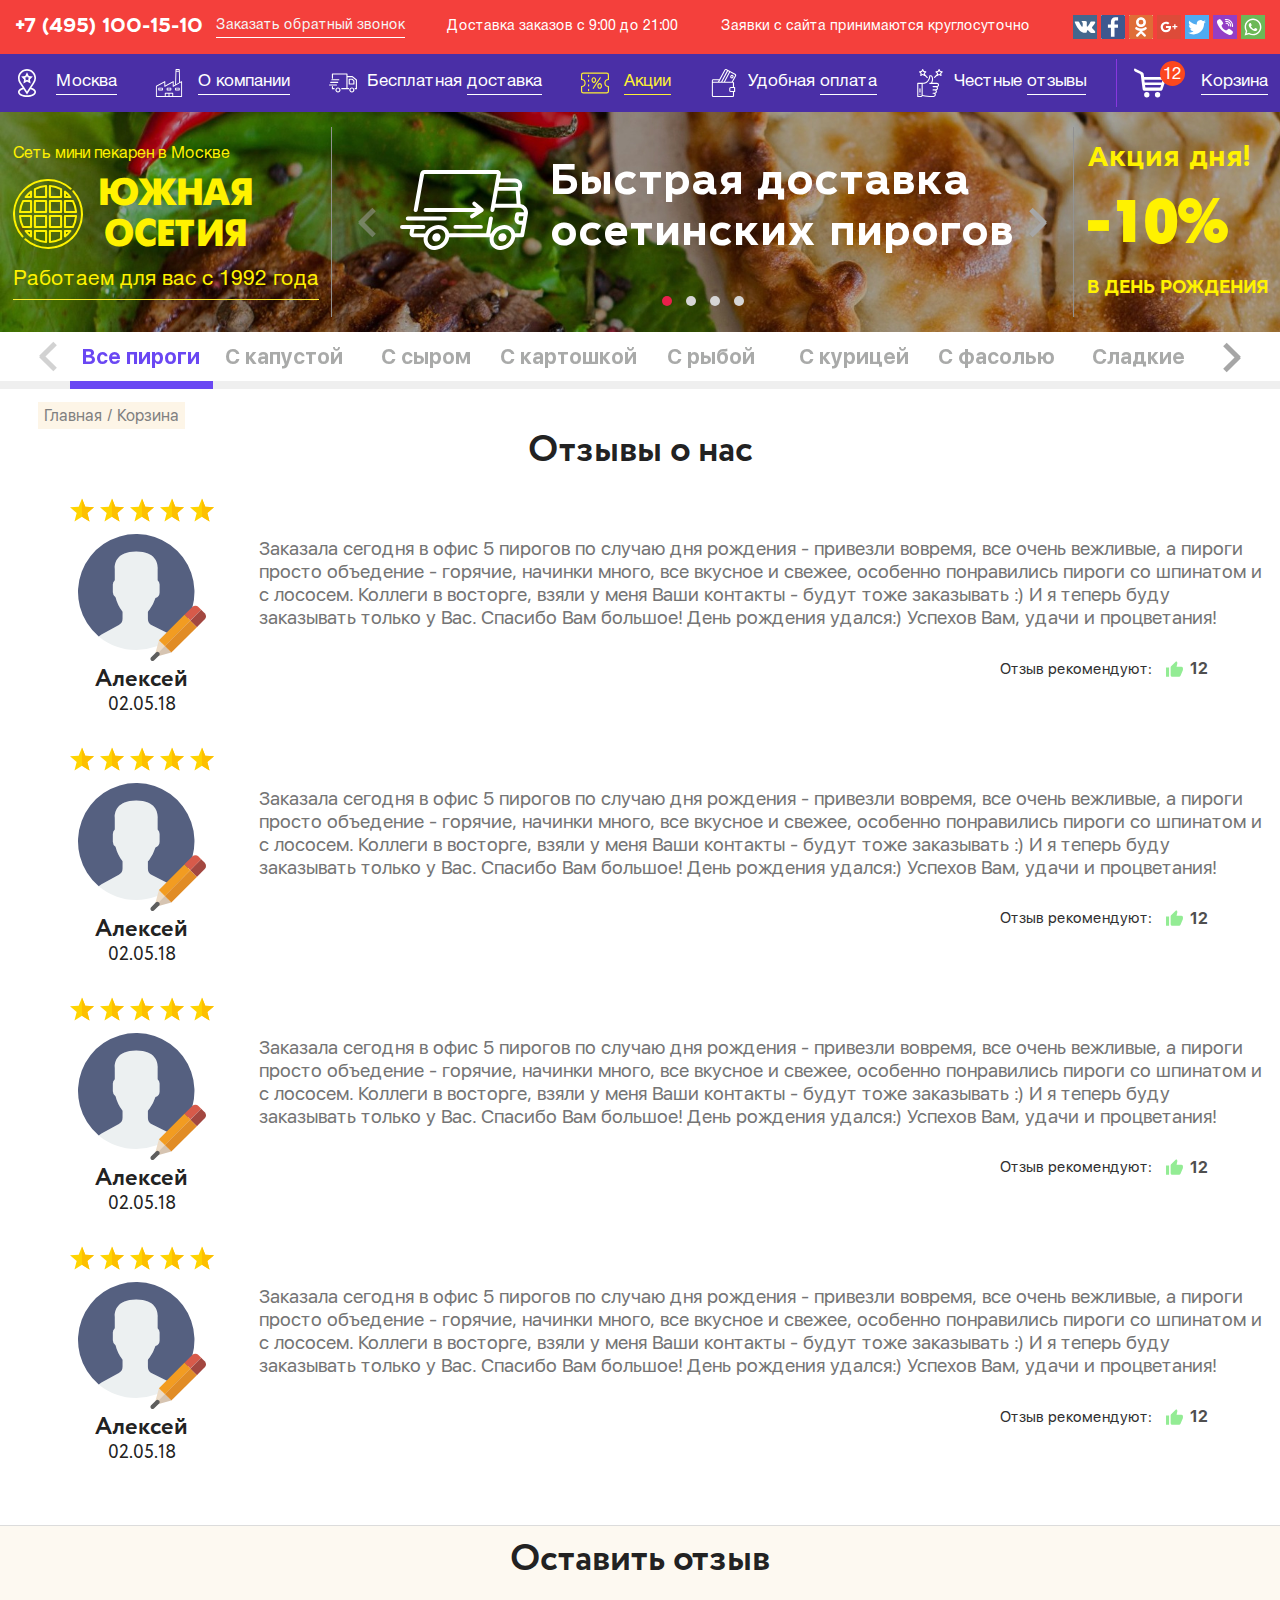
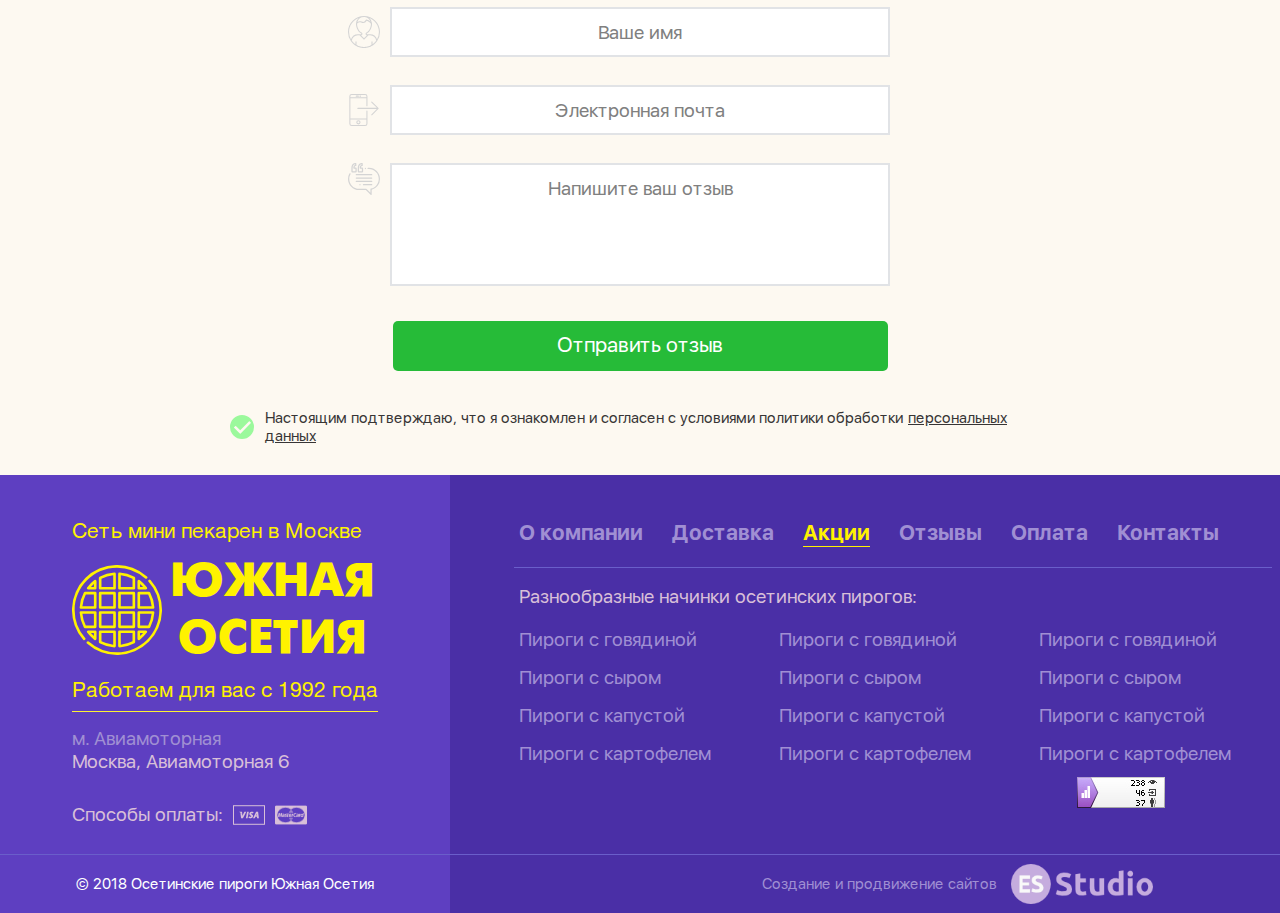
<file: builds/build_ver-Thu_Sep_20_2018_10_18_42/reviews.html>
<!DOCTYPE html>
<html class="no-js" lang="ru">

    <head>
        <meta charset="utf-8">
        <meta http-equiv="x-ua-compatible" content="ie=edge">
        <title>default title</title>
        <meta content="" name="description">
        <meta content="" name="keywords">
        <meta name="viewport" content="width=device-width, initial-scale=1.0">
        <meta content="telephone=no" name="format-detection">
        <meta name="HandheldFriendly" content="true">

        <!--[if (gt IE 9)|!(IE)]><!-->
        <link href="static/css/main.css" rel="stylesheet" type="text/css">
        <!--<![endif]-->
        <meta property="og:title" content="#{data.title}">
        <meta property="og:title" content="">
        <meta property="og:url" content="">
        <meta property="og:description" content="">
        <meta property="og:image" content="">
        <meta property="og:image:type" content="image/jpeg">
        <meta property="og:image:width" content="500">
        <meta property="og:image:height" content="300">
        <meta property="twitter:description" content="">
        <link rel="icon" type="image/x-icon" href="favicon.ico">
        <script>
            (function(H){H.className=H.className.replace(/\bno-js\b/,'js')})(document.documentElement)
        </script>
    </head>

    <body class="page">
        <svg xmlns="http://www.w3.org/2000/svg" style="border: 0 !important; clip: rect(0 0 0 0) !important; height: 1px !important; margin: -1px !important; overflow: hidden !important; padding: 0 !important; position: absolute !important; width: 1px !important;"
        class="root-svg-symbols-element">
            <symbol id="delivery-truck" viewBox="0 0 512 349.05">
                <title>delivery-truck</title>
                <path class="cls-1" d="M418.59 336.69a47.28 47.28 0 0 0-33.36 13.76 46.32 46.32 0 0 0 0 66.31 47.46 47.46 0 0 0 33.36 13.76c25.65 0 46.5-21.06 46.5-46.92s-20.86-46.91-46.5-46.91zm0 73c-14.39 0-26.48-11.89-26.48-26.06s12.09-26.06 26.48-26.06a26.07 26.07 0 0 1 0 52.13zm12.09-229.26a10.12 10.12 0 0 0-7-2.71h-53.47a10.46 10.46 0 0 0-10.43 10.43v85.49A10.46 10.46 0 0 0 370.21 284h84.86a10.46 10.46 0 0 0 10.43-10.43v-57.19a10.43 10.43 0 0 0-3.44-7.71zm14 82.78h-64v-64.76h39l25 22.52zM164 336.69a47.28 47.28 0 0 0-33.36 13.76 46.32 46.32 0 0 0 0 66.31A47.46 47.46 0 0 0 164 430.52c25.65 0 46.5-21.06 46.5-46.92s-20.86-46.91-46.5-46.91zm0 73c-14.39 0-26.48-11.89-26.48-26.06s12.09-26.06 26.48-26.06a26.07 26.07 0 0 1 0 52.13zm-69.54-60.17h-21v-27.73a10.43 10.43 0 1 0-20.85 0v38.16a10.46 10.46 0 0 0 10.43 10.43h31.42a10.43 10.43 0 0 0 0-20.85zm52.86-56.82a10.46 10.46 0 0 0-10.43-10.43H10.43a10.43 10.43 0 0 0 0 20.85h126.46a10.39 10.39 0 0 0 10.42-10.42zM31.59 255.06l126.46.73a10.53 10.53 0 0 0 10.53-10.32 10.33 10.33 0 0 0-10.32-10.53l-126.46-.73h-.1a10.43 10.43 0 0 0-.1 20.85zm21.27-47.33h126.46a10.43 10.43 0 0 0 0-20.85H52.86a10.43 10.43 0 1 0 0 20.85zm455.28-14.07l-74.64-61.83a10.27 10.27 0 0 0-6.67-2.4H339V91.9a10.46 10.46 0 0 0-10.43-10.43H63.07A10.46 10.46 0 0 0 52.65 91.9v76.32a10.43 10.43 0 1 0 20.85 0v-65.89h244.79v247.19H232.8a10.43 10.43 0 0 0 0 20.85h127.3a10.43 10.43 0 0 0 0-20.85h-21V150.28h84l68 56.3-.73 142.73h-10.79a10.43 10.43 0 1 0 0 20.85h21.16a10.37 10.37 0 0 0 10.43-10.32l.83-158.05a11 11 0 0 0-3.86-8.13z"
                transform="translate(0 -81.48)" />
            </symbol>
            <symbol id="discount-voucher" viewBox="0 0 512 384">
                <title>discount-voucher</title>
                <path class="cls-1" d="M501.33 202.67A10.66 10.66 0 0 0 512 192v-85.33A42.71 42.71 0 0 0 469.33 64H42.67A42.71 42.71 0 0 0 0 106.67V192a10.66 10.66 0 0 0 10.67 10.67 53.33 53.33 0 0 1 0 106.67A10.66 10.66 0 0 0 0 320v85.33A42.71 42.71 0 0 0 42.67 448h426.66A42.71 42.71 0 0 0 512 405.33V320a10.66 10.66 0 0 0-10.67-10.67 53.33 53.33 0 1 1 0-106.67zM426.67 256a74.78 74.78 0 0 0 64 73.91v75.43a21.36 21.36 0 0 1-21.33 21.33H42.67a21.36 21.36 0 0 1-21.33-21.33v-75.43a74.67 74.67 0 0 0 0-147.81v-75.43a21.36 21.36 0 0 1 21.33-21.34h426.66a21.36 21.36 0 0 1 21.33 21.33v75.43A74.78 74.78 0 0 0 426.67 256z"
                transform="translate(0 -64)" />
                <path class="cls-1" d="M138.67 104A10.66 10.66 0 0 0 128 114.67v24a10.67 10.67 0 1 0 21.33 0v-24A10.66 10.66 0 0 0 138.67 104zm0 88A10.66 10.66 0 0 0 128 202.67V224a10.67 10.67 0 1 0 21.33 0v-21.33A10.66 10.66 0 0 0 138.67 192zm0 85.33A10.66 10.66 0 0 0 128 288v21.33a10.67 10.67 0 1 0 21.33 0V288a10.66 10.66 0 0 0-10.66-10.67zm0 85.34A10.66 10.66 0 0 0 128 373.33v21.33a10.67 10.67 0 1 0 21.33 0v-21.33a10.66 10.66 0 0 0-10.66-10.66zm219.25-211.54a10.65 10.65 0 0 0-14.79 3l-128 192a10.67 10.67 0 1 0 17.75 11.83l128-192a10.66 10.66 0 0 0-2.96-14.83zm-80.59 51.54c0-29.41-19.14-53.33-42.67-53.33S192 173.26 192 202.67 211.13 256 234.67 256s42.66-23.93 42.66-53.33zm-64 0c0-17.34 9.77-32 21.33-32s21.33 14.66 21.33 32-9.77 32-21.33 32-21.33-14.67-21.33-32zm128 53.33c-23.53 0-42.67 23.93-42.67 53.33s19.14 53.33 42.67 53.33S384 338.74 384 309.33 364.86 256 341.33 256zm0 85.33c-11.56 0-21.33-14.66-21.33-32s9.77-32 21.33-32 21.33 14.66 21.33 32-9.76 32-21.33 32z"
                transform="translate(0 -64)" />
            </symbol>
            <symbol id="exit" viewBox="0 0 32 32">
                <title>exit</title>
                <path class="cls-1" d="M16 0a16 16 0 1 0 16 16A16 16 0 0 0 16 0zm7.91 21.09l-2.83 2.83L16 18.83l-5.09 5.09-2.82-2.83L13.17 16l-5.08-5.09 2.83-2.83L16 13.17l5.09-5.09 2.83 2.83L18.83 16z" id="x_alt" />
            </symbol>
            <symbol id="factory" viewBox="0 0 477.87 512">
                <title>factory</title>
                <path class="cls-1" d="M490.73 223a8.53 8.53 0 0 0-8.47-.1l-23.48 13-6.51-227.61A8.53 8.53 0 0 0 443.73 0H384a8.53 8.53 0 0 0-8.53 8.29l-8 278.43-26.18 14.51V230.4a8.53 8.53 0 0 0-12.67-7.46l-140.89 78.29V230.4a8.53 8.53 0 0 0-12.67-7.46l-153.6 85.34a8.53 8.53 0 0 0-4.39 7.46v187.73A8.53 8.53 0 0 0 25.6 512h460.8a8.53 8.53 0 0 0 8.53-8.53V230.4a8.53 8.53 0 0 0-4.2-7.4zM392.3 17h43.14l.49 17.07h-44.12zm-1 34.13h45.11L442 245.32 384.85 277zm-143.83 443.8h-51.2v-42.66h51.2zm68.27 0h-51.2v-42.66h51.2zm162.13 0H332.8v-51.2a8.53 8.53 0 0 0-8.53-8.53H187.73a8.53 8.53 0 0 0-8.53 8.53v51.2H34.13V320.76l136.53-75.85v70.83a8.53 8.53 0 0 0 12.67 7.46l140.93-78.28v70.83a8.53 8.53 0 0 0 12.67 7.46l80.48-44.71 37.41-20.78 23-12.8z"
                transform="translate(-17.07)" />
                <path class="cls-1" d="M136.53 341.33H68.27a8.53 8.53 0 0 0-8.53 8.53V384a8.53 8.53 0 0 0 8.53 8.53h68.27a8.53 8.53 0 0 0 8.53-8.53v-34.13a8.53 8.53 0 0 0-8.54-8.54zM128 375.47H76.8V358.4H128zm162.13-34.14h-68.26a8.53 8.53 0 0 0-8.53 8.53V384a8.53 8.53 0 0 0 8.53 8.53h68.27a8.53 8.53 0 0 0 8.53-8.53v-34.13a8.53 8.53 0 0 0-8.54-8.54zm-8.53 34.13h-51.2V358.4h51.2zm162.13-34.13h-68.26a8.53 8.53 0 0 0-8.53 8.53V384a8.53 8.53 0 0 0 8.53 8.53h68.27a8.53 8.53 0 0 0 8.53-8.53v-34.13a8.53 8.53 0 0 0-8.54-8.54zm-8.53 34.13H384V358.4h51.2z"
                transform="translate(-17.07)" />
            </symbol>
            <symbol id="fom-icon1" viewBox="0 0 512 512">
                <title>fom-icon1</title>
                <path class="cls-1" d="M512 256C512 114.84 397.16 0 256 0S0 114.84 0 256a254.49 254.49 0 0 0 43 141.81v.18l1.77 2.59c1.54 2.24 3.19 4.37 4.8 6.55.65.89 1.29 1.78 2 2.67 2 2.7 4.12 5.34 6.25 7.94.61.75 1.24 1.49 1.86 2.24A256.09 256.09 0 0 0 92 452.35l2.12 1.77c2.54 2.07 5.11 4.1 7.73 6.08 1.06.8 2.13 1.58 3.2 2.36 2.49 1.83 5 3.64 7.54 5.37 1.37.93 2.78 1.8 4.16 2.71 3.55 2.3 7.13 4.53 10.79 6.65 2.54 1.48 5.09 3 7.7 4.36 1.57.84 3.17 1.63 4.76 2.44 2.77 1.42 5.56 2.79 8.38 4.1q2.14 1 4.28 1.94 4.9 2.18 9.92 4.14c1 .41 2.06.83 3.1 1.23a253.53 253.53 0 0 0 28.18 8.84c.39.1.79.18 1.19.27q6.37 1.56 12.88 2.8c1.15.22 2.3.42 3.46.62q5.43 1 10.92 1.69l4.19.54c3.58.41 7.18.73 10.79 1 1.35.1 2.69.23 4 .31 4.87.26 9.77.44 14.71.44s9.84-.18 14.71-.45c1.35-.08 2.69-.21 4-.31 3.62-.26 7.22-.58 10.79-1 1.4-.16 2.8-.35 4.19-.54q5.5-.73 10.92-1.69c1.15-.2 2.3-.4 3.46-.62q6.5-1.24 12.88-2.8l1.19-.27a253.54 253.54 0 0 0 28.18-8.84c1-.39 2.07-.82 3.11-1.23q5-2 9.91-4.13c1.43-.63 2.87-1.28 4.28-1.94q4.24-2 8.38-4.1c1.59-.81 3.19-1.6 4.76-2.44 2.6-1.4 5.15-2.88 7.7-4.36q5.48-3.19 10.79-6.65c1.39-.9 2.8-1.77 4.16-2.71 2.55-1.73 5-3.54 7.54-5.37 1.07-.79 2.14-1.56 3.2-2.36q3.92-3 7.73-6.08l2.12-1.77A256.22 256.22 0 0 0 452.42 420c.62-.74 1.24-1.48 1.84-2.23 2.12-2.6 4.22-5.25 6.25-7.94.67-.88 1.3-1.77 2-2.67 1.6-2.18 3.26-4.31 4.8-6.55L469 398v-.18A254.44 254.44 0 0 0 512 256zm-17.07 0a237.42 237.42 0 0 1-30.64 116.86 116.43 116.43 0 0 0-111.77-82.72h-50.73a3.12 3.12 0 0 1-3.12-3.11v-5.5a3.4 3.4 0 0 1 2.36-3c54.95-20.66 89.22-106.36 82-166.3a127.45 127.45 0 0 0-41.65-79.33c89.7 34.45 153.55 121.43 153.55 223.1zm-46.61 141.57c-.69.93-1.38 1.85-2.08 2.77-1.9 2.5-3.82 5-5.82 7.41l-.62.73a241.6 241.6 0 0 1-22.28 23.41c-.47.44-.94.88-1.42 1.31-2.36 2.14-4.79 4.22-7.24 6.27-.77.64-1.54 1.27-2.32 1.9-2.38 1.94-4.78 3.84-7.23 5.68-.83.62-1.68 1.21-2.52 1.83-1.41 1-2.83 2-4.26 3V409.6h-17.05v53.19l-1 .58c-2.18 1.25-4.34 2.48-6.55 3.65-1.51.8-3 1.58-4.58 2.36q-3.87 1.95-7.79 3.75c-1.28.59-2.55 1.18-3.84 1.74q-4.93 2.15-9.95 4.09c-.69.26-1.37.55-2.06.81a238.15 238.15 0 0 1-26.14 8.11c-.64.16-1.29.29-1.93.44-3.68.88-7.39 1.68-11.12 2.38-1.11.21-2.22.4-3.34.6q-5 .87-10 1.52c-1.29.17-2.58.35-3.87.49-3.31.38-6.64.67-10 .91-1.24.09-2.47.21-3.71.28-4.53.27-9.06.43-13.62.43s-9.09-.15-13.61-.41c-1.25-.07-2.47-.2-3.71-.28-3.34-.25-6.67-.53-10-.91-1.3-.15-2.59-.32-3.87-.49q-5-.67-10-1.52c-1.11-.2-2.23-.38-3.34-.6q-5.59-1.06-11.12-2.39l-1.92-.44a240.15 240.15 0 0 1-26.15-8.11c-.69-.26-1.37-.55-2.06-.81q-5-1.93-9.94-4.09c-1.29-.56-2.57-1.15-3.85-1.74q-3.93-1.8-7.79-3.75c-1.54-.78-3.07-1.54-4.58-2.36-2.21-1.17-4.39-2.41-6.55-3.65l-1-.58v-53.2h-17.02v42.31c-1.43-1-2.86-2-4.26-3-.84-.61-1.69-1.2-2.52-1.83-2.45-1.84-4.85-3.75-7.22-5.67-.79-.63-1.56-1.27-2.34-1.91q-3.67-3.06-7.23-6.26l-1.43-1.32a240.39 240.39 0 0 1-22.27-23.4l-.62-.73c-2-2.42-3.92-4.91-5.82-7.41-.7-.92-1.4-1.84-2.08-2.77-1-1.39-2-2.81-3-4.22a99.39 99.39 0 0 1 98.81-86.14h24.71L256 379l71.8-71.8h24.71a99.4 99.4 0 0 1 98.82 86.14c-.99 1.42-1.97 2.84-3.01 4.23zm-230.8-134.82c-40.81-15.1-72.46-84.83-72.46-134.75 0-1.09.13-2.16.15-3.24l6.25-7.71c14.09-16.76 38.14-21.56 59.84-11.95a68.27 68.27 0 0 0 87.6-29.88c27.15 8.92 51.39 25.73 67.78 46.92 2.5 52.05-28.11 124-71.66 140.39a20.27 20.27 0 0 0-13.42 19V287a20.22 20.22 0 0 0 20.18 20.18h1.89L256 354.87l-47.67-47.67h1.89A20.22 20.22 0 0 0 230.4 287v-5.4a20.06 20.06 0 0 0-12.88-18.85zm38.82-245.67h.28a113.17 113.17 0 0 1 12.2.71c42.32 4.72 77.88 34.18 91.75 73.29a164.74 164.74 0 0 0-64-34.36l-7.34-2-2.84 7a51.22 51.22 0 0 1-68.2 27.75c-23.6-10.44-49.37-7.62-68.41 6.23a111.07 111.07 0 0 1 106.56-78.62zm-85.83 15.86c-1.65 1.48-3.35 2.88-4.93 4.46A127.14 127.14 0 0 0 128 128c0 56.57 35.75 133.06 83.6 150.75a3 3 0 0 1 1.73 2.85v5.4a3.12 3.12 0 0 1-3.11 3.11h-50.73a116.43 116.43 0 0 0-111.78 82.75A237.42 237.42 0 0 1 17.07 256c0-101.63 63.8-188.59 153.44-223.06z"
                />
            </symbol>
            <symbol id="fom-icon2" viewBox="0 0 469.32 512">
                <title>fom-icon2</title>
                <path class="cls-1" d="M302.94 264.49a8.53 8.53 0 0 0-8.53 8.53v119.51h-256V68.27h256v119.45a8.53 8.53 0 0 0 17.07 0V37.59A37.64 37.64 0 0 0 273.88 0H58.93a37.64 37.64 0 0 0-37.59 37.59V474.4A37.64 37.64 0 0 0 58.93 512h214.95a37.64 37.64 0 0 0 37.59-37.59V273a8.52 8.52 0 0 0-8.53-8.51zM58.93 17.07h214.95a20.55 20.55 0 0 1 20.52 20.52V51.2h-256V37.59a20.56 20.56 0 0 1 20.53-20.52zm214.95 477.86H58.93a20.55 20.55 0 0 1-20.52-20.52V409.6h256v64.81a20.55 20.55 0 0 1-20.53 20.52z"
                transform="translate(-21.34)" />
                <path class="cls-1" d="M166.41 418.13a34.13 34.13 0 1 0 34.13 34.13 34.17 34.17 0 0 0-34.13-34.13zm0 51.2a17.07 17.07 0 1 1 17.07-17.07 17.08 17.08 0 0 1-17.07 17.07zM132.28 42.67h34.13a8.53 8.53 0 1 0 0-17.07h-34.13a8.53 8.53 0 1 0 0 17.07zm59.72 0h8.53a8.53 8.53 0 1 0 0-17.07H192a8.53 8.53 0 1 0 0 17.07zm298 190.99a8.54 8.54 0 0 0 0-6.52 8.71 8.71 0 0 0-1.85-2.79L385.77 122a8.53 8.53 0 0 0-12.06 12l87.83 87.83H157.88a8.53 8.53 0 0 0 0 17.07h303.66l-87.83 87.83a8.53 8.53 0 1 0 12.07 12.07l102.39-102.36a8.58 8.58 0 0 0 1.83-2.78z"
                transform="translate(-21.34)" />
            </symbol>
            <symbol id="fom-icon3" viewBox="0 0 512 503.51">
                <title>fom-icon3</title>
                <path class="cls-1" d="M168 350.47c21.09 29.73 42.14 56.32 56.09 73.45 2 2.49 3.93 4.8 5.78 7h-42.1a8.53 8.53 0 1 0 0 17.07h136.5a8.53 8.53 0 0 0 0-17.07h-42.1c1.84-2.23 3.75-4.54 5.79-7 13.94-17.07 35-43.72 56.08-73.45a749.75 749.75 0 0 0 56.37-90.85c17.42-34.22 26.27-62.63 26.27-84.44a170.55 170.55 0 0 0-50-120.84 8.53 8.53 0 1 0-12.06 12.06 153.55 153.55 0 0 1 45 108.78c0 19.1-8.21 44.9-24.4 76.69a732.81 732.81 0 0 1-55.09 88.75c-20.8 29.35-41.6 55.64-55.38 72.53-4.58 5.61-8.7 10.58-12.22 14.78a8.64 8.64 0 0 1-13 0c-3.52-4.2-7.64-9.17-12.22-14.78-13.81-16.89-34.6-43.15-55.41-72.53a732.81 732.81 0 0 1-55.09-88.75c-16.21-31.79-24.4-57.59-24.4-76.69A153.64 153.64 0 0 1 315.82 33.43a8.54 8.54 0 0 0 6.66-15.72A170.73 170.73 0 0 0 85.34 175.18c0 21.81 8.84 50.22 26.27 84.48A749.24 749.24 0 0 0 168 350.47z"
                transform="translate(0 -4.25)" />
                <path class="cls-1" d="M256 98.15a8.53 8.53 0 0 0 0-17.07 85.33 85.33 0 1 0 60.34 25 8.53 8.53 0 1 0-12.07 12.07 68.27 68.27 0 1 1-48.27-20zM508.79 470l-52.48-93.87a26.52 26.52 0 0 0-23.22-13.41h-60.82a8.53 8.53 0 1 0 0 17.07h60.82a9.46 9.46 0 0 1 8.34 4.66l52.46 93.87a7.68 7.68 0 0 1-.08 7.89 9.39 9.39 0 0 1-8.26 4.52H26.46a9.39 9.39 0 0 1-8.25-4.52 7.68 7.68 0 0 1-.08-7.89l52.46-93.87a9.45 9.45 0 0 1 8.33-4.66h60.82a8.53 8.53 0 1 0 0-17.07H78.92a26.54 26.54 0 0 0-23.24 13.41L3.21 470a24.75 24.75 0 0 0 .26 24.84 26.28 26.28 0 0 0 23 13h459.08a26.28 26.28 0 0 0 23-13 24.75 24.75 0 0 0 .24-24.84z"
                transform="translate(0 -4.25)" />
                <path class="cls-1" d="M418.14 405.35H384a8.58 8.58 0 0 0-4.74 1.43l-25.6 17.07a8.53 8.53 0 0 0 9.47 14.2l23.42-15.63h31.57a8.53 8.53 0 0 0 0-17.07zm-51.2 59.73a8.53 8.53 0 0 0 8.53 8.53h68.27a8.53 8.53 0 0 0 0-17.07h-68.27a8.53 8.53 0 0 0-8.53 8.54zm-213.34-25.6a8.53 8.53 0 0 0 4.74-15.63l-25.6-17.07a8.59 8.59 0 0 0-4.74-1.43H93.87a8.53 8.53 0 1 0 0 17.07h31.57L148.89 438a8.52 8.52 0 0 0 4.71 1.48zm-85.33 17.07a8.53 8.53 0 1 0 0 17.07h68.27a8.53 8.53 0 1 0 0-17.07z"
                transform="translate(0 -4.25)" />
            </symbol>
            <symbol id="fom-icon4" viewBox="0 0 512 511.99">
                <title>fom-icon4</title>
                <path class="cls-1" d="M123.86 71.64h-18.2c2.74-20.26 13.94-21.28 19.1-21.75a10 10 0 0 0 9.09-10V10a10 10 0 0 0-10.56-10C91.68 1.8 54 17.76 54 83.7v52a15.77 15.77 0 0 0 15.75 15.75h54.1a15.77 15.77 0 0 0 15.75-15.76v-48.3a15.77 15.77 0 0 0-15.74-15.75zm-4.25 59.85H74V83.7c0-46 20.46-58.86 39.85-62.49v10.51C100.46 35.8 85 47.84 85 81.64a10 10 0 0 0 10 10h24.56zm106.48-59.85h-18.2c2.74-20.26 13.94-21.28 19.1-21.75a10 10 0 0 0 9.09-10V10a10 10 0 0 0-10.56-10c-31.61 1.8-69.29 17.76-69.29 83.7v52A15.77 15.77 0 0 0 172 151.49h54.1a15.77 15.77 0 0 0 15.75-15.76V87.39a15.77 15.77 0 0 0-15.76-15.75zm-4.25 59.85h-45.61V83.7c0-46 20.46-58.86 39.85-62.49v10.51c-13.39 4.08-28.8 16.11-28.8 49.92a10 10 0 0 0 10 10h24.56v39.85zm63.23-50.7a10 10 0 1 0 2.93 7.07 10.08 10.08 0 0 0-2.93-7.07z"
                />
                <path class="cls-1" d="M334.27 77.86h-12.6a10 10 0 0 0 0 20h12.6c87 0 157.73 70.76 157.73 157.73 0 74.23-52.65 139.15-125.19 154.37a10 10 0 0 0-7.95 9.79v58.1l-61.59-61.59a10 10 0 0 0-7.07-2.93H177.73C90.76 413.33 20 342.57 20 255.6A157.8 157.8 0 0 1 39.79 179a10 10 0 1 0-17.48-9.72A177.84 177.84 0 0 0 0 255.6c0 98 79.73 177.73 177.73 177.73h108.33l75.74 75.74a10 10 0 0 0 17.07-7.07v-74.33A177.8 177.8 0 0 0 512 255.6c0-98-79.73-177.74-177.73-177.74z"
                />
                <path class="cls-1" d="M379.06 177.49H132.94a10 10 0 1 0 0 20h246.12a10 10 0 1 0 0-20zm0 53.33H132.94a10 10 0 1 0 0 20h246.12a10 10 0 1 0 0-20zm0 53.34H132.94a10 10 0 1 0 0 20h246.12a10 10 0 1 0 0-20zm0 53.33H247.87a10 10 0 1 0 0 20h131.19a10 10 0 0 0 0-20zm-187.45 0h-.16a10 10 0 0 0 0 20h.16a10 10 0 0 0 0-20z"
                />
            </symbol>
            <symbol id="icon" viewBox="0 0 512 460.24">
                <title>icon</title>
                <path class="cls-1" d="M247.32 443.6a42.52 42.52 0 1 1-42.52-42.52 42.52 42.52 0 0 1 42.52 42.52zM377 401.08a42.52 42.52 0 1 0 42.52 42.52A42.52 42.52 0 0 0 377 401.08zm132-199.61L456.64 357s-4.33 23.08-26.4 23.08H166c-26.33 0-27.44-28.93-27.44-28.93S110.49 142.88 109.1 130.3s-17.48-21.91-17.48-21.91L22.42 76c-37.9-19.82-20.68-57.54 0-48.87C110.21 68.57 151 89 153.62 105.27s7.27 55.7 7.27 55.7v.25l.92-.25h323.6c39.07.03 23.59 40.56 23.59 40.5zm-75.68 86.59H176.6l5.28 41.86h238.94zm24.94-84.41H166l5.63 44.73H445z"
                transform="translate(0 -25.88)" />
            </symbol>
            <symbol id="like" viewBox="0 0 467.06 512">
                <title>like</title>
                <path class="cls-1" d="M73 452a10 10 0 1 0 10 10 10 10 0 0 0-10-10z" transform="translate(-23)" />
                <path class="cls-1" d="M23 262v240a10 10 0 0 0 10 10h60a30 30 0 0 0 27.62-18.3C181.38 505.58 228.68 512 295 512h28a40.08 40.08 0 0 0 33.3-62.26 40 40 0 0 0 19.93-60 40 40 0 0 0 20-60A40 40 0 0 0 383 252h-85.54q1.11-2.77 2.2-5.43C306.82 229.09 313 214 313 182c0-33.71-13.29-70-42.48-70H253a10 10 0 0 0-10 10c0 22.56-7.16 49.29-19.14 71.5-13 24.09-30.36 41-48.91 47.7A182.41 182.41 0 0 1 113 252H33a10 10 0 0 0-10 10zm158.72-2c23.19-8.34 44.4-28.59 59.74-57 12-22.18 19.47-47.53 21.17-71h7.89c15.34 0 22.48 29.84 22.48 50 0 28.07-5 40.2-11.84 57-1.61 3.93-3.36 8.23-5.16 13h-23a10 10 0 0 0 0 20h130a20 20 0 0 1 0 40h-70a10 10 0 0 0 0 20h50a20 20 0 0 1 0 40h-50a10 10 0 0 0 0 20h30a20 20 0 0 1 0 40h-30a10 10 0 0 0 0 20h10.68a20 20 0 0 1-.68 40h-28c-65.21 0-111.74-6.39-172-18.21v-202A202.18 202.18 0 0 0 181.72 260zM43 272h60v210a10 10 0 0 1-10 10H43z"
                transform="translate(-23)" />
                <path class="cls-1" d="M187 58.62a10 10 0 0 0-5.54-17.06l-34.23-5L132 5.57a10 10 0 0 0-17.94 0l-15.3 31-34.23 5A10 10 0 0 0 59 58.62l24.73 24.14-5.85 34.09a10 10 0 0 0 14.51 10.54L123 111.3l30.62 16.09a9.92 9.92 0 0 0 10.92-1.09L200 163.18a10 10 0 0 0 14.41-13.87L164.86 97.8l-2.58-15zm-59.35 32.53a10 10 0 0 0-9.3 0L101 100.26 104.33 81a10 10 0 0 0-2.88-8.85l-14-13.67 19.38-2.82a10 10 0 0 0 7.53-5.47L123 32.6l8.66 17.55a10 10 0 0 0 7.53 5.47l19.38 2.82-14 13.67a10 10 0 0 0-2.89 8.89l3.31 19.3zm205.77 56.29a10 10 0 1 0 14.42 13.86l33.64-35a9.92 9.92 0 0 0 10.91 1.08L423 111.3l30.62 16.09a10 10 0 0 0 14.51-10.54l-5.85-34.09L487 58.62a10 10 0 0 0-5.54-17.06l-34.23-5L432 5.57a10 10 0 0 0-17.94 0l-15.3 31-34.23 5A10 10 0 0 0 359 58.62l24.77 24.14-2.58 15zm73.39-91.81a10 10 0 0 0 7.53-5.47L423 32.6l8.66 17.55a10 10 0 0 0 7.53 5.47l19.38 2.82-14 13.67a10 10 0 0 0-2.89 8.89l3.31 19.3-17.34-9.11a10 10 0 0 0-9.3 0L401 100.26 404.32 81a10 10 0 0 0-2.87-8.85l-14-13.67zM73 352a10 10 0 0 0-10 10v60a10 10 0 0 0 20 0v-60a10 10 0 0 0-10-10z"
                transform="translate(-23)" />
            </symbol>
            <symbol id="like1" viewBox="0 0 561 510">
                <title>like1</title>
                <path class="cls-1" d="M0 510h102V204H0zm561-280.5a51.15 51.15 0 0 0-51-51H349.35l25.5-117.3v-7.7c0-10.2-5.1-20.4-10.2-28L336.6 0 168.3 168.3c-10.2 7.65-15.3 20.4-15.3 35.7v255a51.15 51.15 0 0 0 51 51h229.5c20.4 0 38.25-12.75 45.9-30.6l76.5-181.05c2.55-5.1 2.55-12.75 2.55-17.85v-51H561z"
                />
            </symbol>
            <symbol id="placeholder" viewBox="0 0 330 512">
                <title>placeholder</title>
                <path class="cls-1" d="M189.89 264.5L256 229.74l66.11 34.75-12.62-73.61L363 138.75 289.05 128 256 61l-33.05 67L149 138.75l53.48 52.14zm53-109.07L256 128.82l13.13 26.61 29.37 4.27-21.25 20.71 5 29.25L256 195.85l-26.27 13.81 5-29.25-21.23-20.71z"
                transform="translate(-91)" />
                <path class="cls-1" d="M388.52 367.43c-14-10.17-31.87-18.51-52.47-24.55l48.14-73A165.32 165.32 0 0 0 421 166C421 74.47 347 0 256 0S91 74.47 91 166a164.47 164.47 0 0 0 25.9 88.79c1 1.59 2.07 3.18 3.13 4.72L175.52 343c-20.48 6-38.26 14.38-52.16 24.52C102.19 383 91 401.8 91 422c0 26 18.55 49.61 52.23 66.45C173.6 503.64 213.65 512 256 512s82.4-8.36 112.77-23.55C402.45 471.61 421 448 421 422c0-20.24-11.23-39.11-32.48-54.57zM144.87 242.68l-2.77-4.16A134.56 134.56 0 0 1 121 166c0-75 60.56-136 135-136s135 61 135 136a135.22 135.22 0 0 1-30.52 85.49l-.49.6L256 409.83 145.17 243.12zM256 482c-79.56 0-135-31.62-135-60 0-21 29.16-42 72-52.66l63 94.83 62.6-94.91C361.7 379.89 391 400.93 391 422c0 28.38-55.44 60-135 60z"
                transform="translate(-91)" />
            </symbol>
            <symbol id="wallet" viewBox="0 0 444.16 512">
                <title>wallet</title>
                <path class="cls-1" d="M461.44 88.18L305.14 3.54c-14.83-8-35.22-1.85-43.25 13l-91.44 169.9H59.25a25.05 25.05 0 0 0-25.33 25.33v274.9A25.05 25.05 0 0 0 59.25 512h355.24a25.05 25.05 0 0 0 25.33-25.33v-64.25h10.5a9.76 9.76 0 0 0 9.88-9.88V339a9.76 9.76 0 0 0-9.88-9.88h-10.5v-72.28a25.78 25.78 0 0 0-19.77-24.71l54.37-100.7a32.39 32.39 0 0 0-12.98-43.25zM350.24 50.5l-97.61 181h-27.8l104.4-192.13zm-70.43-24.72c3.09-5.56 10.5-8 16.06-4.94l15.45 8.65-108.73 202h-34zM53.07 211.13c0-1.85 2.47-4.94 5.56-4.94h100.7l-13.59 24.71H58.63a17.1 17.1 0 0 0-5.56.62v-20.39zm366.36 275.54a5.54 5.54 0 0 1-5.56 5.56H58.63a5.54 5.54 0 0 1-5.56-5.56V256.84a5.54 5.54 0 0 1 5.56-5.56h354.63a5.54 5.54 0 0 1 5.56 5.56v72.28h-37.69a29.66 29.66 0 0 0-29.65 29.65v34a29.66 29.66 0 0 0 29.65 29.65h38.3v64.25zM439.2 348.9h.62v53.75h-58.69a9.76 9.76 0 0 1-9.88-9.88v-34a9.76 9.76 0 0 1 9.88-9.88zm17.3-227.35l-59.31 110H274.87l92.67-171.17 84 45.72c6.2 2.47 8.05 9.9 4.96 15.44z"
                transform="translate(-33.92)" />
                <path class="cls-1" d="M418.82 112.28l-4.94-2.47c-12.36-6.8-29-1.85-35.83 10.5L371.86 132c-3.09 6.18-4.32 13.59-1.85 20.39a24.88 24.88 0 0 0 13 15.45l4.94 2.47a28.12 28.12 0 0 0 12.36 3.09 27.79 27.79 0 0 0 23.48-13.59l6.18-11.74c6.14-12.93 1.2-29-11.15-35.79zM412 138.84l-6.18 11.74a7 7 0 0 1-9.27 2.47l-4.92-3.05a9.08 9.08 0 0 1-3.09-3.71c-.62-1.85-.62-3.71.62-4.94l6.18-11.74c1.24-1.85 3.71-3.71 6.18-3.71a5.57 5.57 0 0 1 3.09.62l4.94 2.47a9.61 9.61 0 0 1 2.45 9.85z"
                transform="translate(-33.92)" />
            </symbol>
        </svg>
        <div class="wrapper">
            <div class="content">
                <header class="page-header">
                    <div class="page-header__con">
                        <div class="tel"><a class="num" href="tel:74951001510">+7 (495) 100-15-10</a>
                            <div class="tel__content"><a href="#">Заказать обратный звонок</a>
                                <p class="delivery">Доставка заказов с 9:00 до 21:00</p>
                                <p class="order">Заявки с сайта принимаются круглосуточно</p>
                                <ul>
                                    <li>
                                        <a href="#"></a>
                                    </li>
                                    <li>
                                        <a href="#"></a>
                                    </li>
                                    <li>
                                        <a href="#"></a>
                                    </li>
                                    <li>
                                        <a href="#"></a>
                                    </li>
                                    <li>
                                        <a href="#"></a>
                                    </li>
                                    <li>
                                        <a href="#"></a>
                                    </li>
                                    <li>
                                        <a href="#"></a>
                                    </li>
                                </ul>
                            </div>
                        </div>
                        <div class="page-header__t">
                            <div class="container">
                                <ul>
                                    <li><span>
            <svg class="placeholder" width="330px" height="512px">
                <use xlink:href="#placeholder"></use>
            </svg>
        </span><a href="#">Москва</a>
                                    </li>
                                    <li><span>
            <svg class="factory" width="477.87px" height="512px">
                <use xlink:href="#factory"></use>
            </svg>
        </span><a href="#">О компании</a>
                                    </li>
                                    <li><span>
            <svg class="delivery-truck" width="512px" height="349.05px">
                <use xlink:href="#delivery-truck"></use>
            </svg>
        </span>
                                        <div>
                                            <p>Бесплатная</p><a href="#">доставка</a>
                                        </div>
                                    </li>
                                    <li><span>
            <svg class="discount-voucher" width="512px" height="384px">
                <use xlink:href="#discount-voucher"></use>
            </svg>
        </span><a href="#">Акции</a>
                                    </li>
                                    <li><span>
            <svg class="wallet" width="444.16px" height="512px">
                <use xlink:href="#wallet"></use>
            </svg>
        </span>
                                        <div>
                                            <p>Удобная</p><a href="#">оплата</a>
                                        </div>
                                    </li>
                                    <li><span>
            <svg class="like" width="467.06px" height="512px">
                <use xlink:href="#like"></use>
            </svg>
        </span>
                                        <div>
                                            <p>Честные</p><a href="#">отзывы</a>
                                        </div>
                                    </li>
                                </ul>
                                <div class="bas">
                                    <div><span>
            <svg class="icon" width="512px" height="460.24px">
                <use xlink:href="#icon"></use>
            </svg>
        </span>
                                        <p>12</p>
                                    </div><a href="#">Корзина</a>
                                </div>
                            </div>
                        </div>
                        <div class="page-header__m">
                            <div class="container">
                                <div class="page-header__m-b">
                                    <div class="log log--header">
                                        <p class="title">Сеть мини пекарен в Москве</p>
                                        <div class="log__img">
                                            <div class="log__img-wrap">
                                                <img src="static/img/content/waffle.svg" alt="Картинка">
                                            </div>
                                            <h2>ЮЖНАЯ ОСЕТИЯ</h2>
                                        </div>
                                        <p class="work">Работаем для вас с 1992 года</p>
                                    </div>
                                </div>
                                <div class="page-header__m-b">
                                    <div class="page-header__m-b-slider owl-carousel owl-theme reset-owl">
                                        <div class="page-header__m-b-slider-slide">
                                            <div>
                                                <img src="static/img/content/fast-delivery.svg" alt="Картинка">
                                            </div>
                                            <h2>Быстрая доставка осетинских пирогов</h2>
                                        </div>
                                        <div class="page-header__m-b-slider-slide">
                                            <div>
                                                <img src="static/img/content/fast-delivery.svg" alt="Картинка">
                                            </div>
                                            <h2>Быстрая доставка осетинских пирогов</h2>
                                        </div>
                                        <div class="page-header__m-b-slider-slide">
                                            <div>
                                                <img src="static/img/content/fast-delivery.svg" alt="Картинка">
                                            </div>
                                            <h2>Быстрая доставка осетинских пирогов</h2>
                                        </div>
                                        <div class="page-header__m-b-slider-slide">
                                            <div>
                                                <img src="static/img/content/fast-delivery.svg" alt="Картинка">
                                            </div>
                                            <h2>Быстрая доставка осетинских пирогов</h2>
                                        </div>
                                    </div>
                                </div>
                                <div class="page-header__m-b">
                                    <p class="discount">Акция дня!</p>
                                    <p class="discount">-10%</p>
                                    <p class="discount">В ДЕНЬ РОЖДЕНИЯ</p>
                                </div>
                            </div>
                        </div>
                    </div>
                    <div class="page-header__b">
                        <nav>
                            <div class="page-header__b-slider owl-carousel owl-theme reset-owl">
                                <div class="page-header__b-slider-slide"><a class="active" href="#">Все пироги</a>
                                </div>
                                <div class="page-header__b-slider-slide"><a href="#">С капустой</a>
                                </div>
                                <div class="page-header__b-slider-slide"><a href="#">С сыром</a>
                                </div>
                                <div class="page-header__b-slider-slide"><a href="#">С картошкой</a>
                                </div>
                                <div class="page-header__b-slider-slide"><a href="#">С рыбой</a>
                                </div>
                                <div class="page-header__b-slider-slide"><a href="#">С курицей</a>
                                </div>
                                <div class="page-header__b-slider-slide"><a href="#">С фасолью</a>
                                </div>
                                <div class="page-header__b-slider-slide"><a href="#">Сладкие</a>
                                </div>
                                <div class="page-header__b-slider-slide"><a href="#">Постные</a>
                                </div>
                                <div class="page-header__b-slider-slide"><a href="#">Овощные</a>
                                </div>
                                <div class="page-header__b-slider-slide"><a class="active" href="#">Все пироги</a>
                                </div>
                                <div class="page-header__b-slider-slide"><a href="#">С капустой</a>
                                </div>
                                <div class="page-header__b-slider-slide"><a href="#">С сыром</a>
                                </div>
                                <div class="page-header__b-slider-slide"><a href="#">С картошкой</a>
                                </div>
                                <div class="page-header__b-slider-slide"><a href="#">С рыбой</a>
                                </div>
                                <div class="page-header__b-slider-slide"><a href="#">С курицей</a>
                                </div>
                                <div class="page-header__b-slider-slide"><a href="#">С фасолью</a>
                                </div>
                                <div class="page-header__b-slider-slide"><a href="#">Сладкие</a>
                                </div>
                                <div class="page-header__b-slider-slide"><a href="#">Постные</a>
                                </div>
                                <div class="page-header__b-slider-slide"><a href="#">Овощные</a>
                                </div>
                            </div>
                        </nav>
                        <div class="border"></div>
                    </div>
                </header>
                <main class="page-content">
                    <div class="bp">
                        <div class="container">
                            <ul>
                                <li><a href="#">Главная</a>
                                </li>
                                <li><span>/</span><a href="#">Корзина</a>
                                </li>
                            </ul>
                        </div>
                    </div>
                    <div class="tit tit--basket">
                        <div class="container">
                            <h2>Отзывы о нас</h2>
                        </div>
                    </div>
                    <div class="re">
                        <div class="container">
                            <div class="re__content">
                                <ul class="list">
                                    <li class="items">
                                        <div class="r__slider-wrap">
                                            <div class="r__slider-slide">
                                                <div class="r__slider-slide-bl">
                                                    <ul>
                                                        <li></li>
                                                        <li></li>
                                                        <li></li>
                                                        <li></li>
                                                        <li></li>
                                                    </ul>
                                                    <div class="img">
                                                        <img src="static/img/content/user.svg" alt="Картинка">
                                                    </div>
                                                    <p>Алексей</p>
                                                    <div class="date"><span>02.05.18</span>
                                                    </div>
                                                </div>
                                                <div class="r__slider-slide-br">
                                                    <p>Заказала сегодня в офис 5 пирогов по случаю дня рождения - привезли вовремя, все очень вежливые, а пироги просто объедение - горячие, начинки много, все вкусное и свежее, особенно понравились пироги
                                                        со шпинатом и с лососем. Коллеги в восторге, взяли у меня Ваши контакты - будут тоже заказывать :) И я теперь буду заказывать только у Вас. Спасибо Вам большое! День рождения удался:) Успехов Вам,
                                                        удачи и процветания!</p>
                                                    <div class="likes"><span class="text">Отзыв рекомендуют:</span>
                                                        <div><span>
            <svg class="like1" width="561px" height="510px">
                <use xlink:href="#like1"></use>
            </svg>
        </span><span>12</span>
                                                        </div>
                                                    </div>
                                                </div>
                                            </div>
                                        </div>
                                    </li>
                                    <li class="items">
                                        <div class="r__slider-wrap">
                                            <div class="r__slider-slide">
                                                <div class="r__slider-slide-bl">
                                                    <ul>
                                                        <li></li>
                                                        <li></li>
                                                        <li></li>
                                                        <li></li>
                                                        <li></li>
                                                    </ul>
                                                    <div class="img">
                                                        <img src="static/img/content/user.svg" alt="Картинка">
                                                    </div>
                                                    <p>Алексей</p>
                                                    <div class="date"><span>02.05.18</span>
                                                    </div>
                                                </div>
                                                <div class="r__slider-slide-br">
                                                    <p>Заказала сегодня в офис 5 пирогов по случаю дня рождения - привезли вовремя, все очень вежливые, а пироги просто объедение - горячие, начинки много, все вкусное и свежее, особенно понравились пироги
                                                        со шпинатом и с лососем. Коллеги в восторге, взяли у меня Ваши контакты - будут тоже заказывать :) И я теперь буду заказывать только у Вас. Спасибо Вам большое! День рождения удался:) Успехов Вам,
                                                        удачи и процветания!</p>
                                                    <div class="likes"><span class="text">Отзыв рекомендуют:</span>
                                                        <div><span>
            <svg class="like1" width="561px" height="510px">
                <use xlink:href="#like1"></use>
            </svg>
        </span><span>12</span>
                                                        </div>
                                                    </div>
                                                </div>
                                            </div>
                                        </div>
                                    </li>
                                    <li class="items">
                                        <div class="r__slider-wrap">
                                            <div class="r__slider-slide">
                                                <div class="r__slider-slide-bl">
                                                    <ul>
                                                        <li></li>
                                                        <li></li>
                                                        <li></li>
                                                        <li></li>
                                                        <li></li>
                                                    </ul>
                                                    <div class="img">
                                                        <img src="static/img/content/user.svg" alt="Картинка">
                                                    </div>
                                                    <p>Алексей</p>
                                                    <div class="date"><span>02.05.18</span>
                                                    </div>
                                                </div>
                                                <div class="r__slider-slide-br">
                                                    <p>Заказала сегодня в офис 5 пирогов по случаю дня рождения - привезли вовремя, все очень вежливые, а пироги просто объедение - горячие, начинки много, все вкусное и свежее, особенно понравились пироги
                                                        со шпинатом и с лососем. Коллеги в восторге, взяли у меня Ваши контакты - будут тоже заказывать :) И я теперь буду заказывать только у Вас. Спасибо Вам большое! День рождения удался:) Успехов Вам,
                                                        удачи и процветания!</p>
                                                    <div class="likes"><span class="text">Отзыв рекомендуют:</span>
                                                        <div><span>
            <svg class="like1" width="561px" height="510px">
                <use xlink:href="#like1"></use>
            </svg>
        </span><span>12</span>
                                                        </div>
                                                    </div>
                                                </div>
                                            </div>
                                        </div>
                                    </li>
                                    <li class="items">
                                        <div class="r__slider-wrap">
                                            <div class="r__slider-slide">
                                                <div class="r__slider-slide-bl">
                                                    <ul>
                                                        <li></li>
                                                        <li></li>
                                                        <li></li>
                                                        <li></li>
                                                        <li></li>
                                                    </ul>
                                                    <div class="img">
                                                        <img src="static/img/content/user.svg" alt="Картинка">
                                                    </div>
                                                    <p>Алексей</p>
                                                    <div class="date"><span>02.05.18</span>
                                                    </div>
                                                </div>
                                                <div class="r__slider-slide-br">
                                                    <p>Заказала сегодня в офис 5 пирогов по случаю дня рождения - привезли вовремя, все очень вежливые, а пироги просто объедение - горячие, начинки много, все вкусное и свежее, особенно понравились пироги
                                                        со шпинатом и с лососем. Коллеги в восторге, взяли у меня Ваши контакты - будут тоже заказывать :) И я теперь буду заказывать только у Вас. Спасибо Вам большое! День рождения удался:) Успехов Вам,
                                                        удачи и процветания!</p>
                                                    <div class="likes"><span class="text">Отзыв рекомендуют:</span>
                                                        <div><span>
            <svg class="like1" width="561px" height="510px">
                <use xlink:href="#like1"></use>
            </svg>
        </span><span>12</span>
                                                        </div>
                                                    </div>
                                                </div>
                                            </div>
                                        </div>
                                    </li>
                                </ul>
                            </div>
                        </div>
                    </div>
                    <form class="fom fom--reviews" action="action.php" method="post">
                        <div class="fom__rt">
                            <div class="container">
                                <h2>Оставить отзыв</h2>
                                <ul class="input">
                                    <li>
                                        <input type="text" placeholder="Ваше имя"><span>
            <svg class="fom-icon1" width="512px" height="512px">
                <use xlink:href="#fom-icon1"></use>
            </svg>
        </span>
                                    </li>
                                    <li>
                                        <input type="email" placeholder="Электронная почта"><span>
            <svg class="fom-icon2" width="469.32px" height="512px">
                <use xlink:href="#fom-icon2"></use>
            </svg>
        </span>
                                    </li>
                                    <li>
                                        <textarea placeholder="Напишите ваш отзыв"></textarea><span>
            <svg class="fom-icon4" width="512px" height="511.99px">
                <use xlink:href="#fom-icon4"></use>
            </svg>
        </span>
                                    </li>
                                </ul>
                            </div>
                        </div>
                        <div class="fom__rb">
                            <div class="container">
                                <div class="button">
                                    <button type="submit">Отправить отзыв</button>
                                </div>
                                <div class="privacy">
                                    <input type="checkbox" checked><span class="check"></span>
                                    <p>Настоящим подтверждаю, что я ознакомлен и согласен с условиями политики обработки<a href="#">персональных данных</a>
                                    </p>
                                </div>
                            </div>
                        </div>
                    </form>
                </main>
            </div>
            <footer class="page-footer">
                <div class="footer-content">
                    <div class="footer-content__t">
                        <div class="footer-content__t-bl">
                            <div class="footer-content__t-bl-content">
                                <div class="log log--footer">
                                    <p class="title">Сеть мини пекарен в Москве</p>
                                    <div class="log__img">
                                        <div class="log__img-wrap">
                                            <img src="static/img/content/waffle.svg" alt="Картинка">
                                        </div>
                                        <h2>ЮЖНАЯ ОСЕТИЯ</h2>
                                    </div>
                                    <p class="work">Работаем для вас с 1992 года</p>
                                </div>
                                <div class="address"><a class="metro" href="#">м. Авиамоторная</a>
                                    <p class="address">Москва, Авиамоторная 6</p>
                                    <div class="footer-content__t-bl-payment-wrap">
                                        <h3>Способы оплаты:</h3>
                                        <ul>
                                            <li></li>
                                            <li></li>
                                        </ul>
                                    </div>
                                </div>
                            </div>
                        </div>
                        <div class="footer-content__t-br">
                            <div class="footer-content__t-br-rt">
                                <ul>
                                    <li><a href="#">О компании</a>
                                    </li>
                                    <li><a href="#">Доставка</a>
                                    </li>
                                    <li><a href="#">Акции</a>
                                    </li>
                                    <li><a href="#">Отзывы</a>
                                    </li>
                                    <li><a href="#">Оплата</a>
                                    </li>
                                    <li><a href="#">Контакты</a>
                                    </li>
                                </ul>
                            </div>
                            <div class="footer-content__t-br-rb">
                                <h3>Разнообразные начинки осетинских пирогов:</h3>
                                <div>
                                    <ul>
                                        <li><a href="#">Пироги с говядиной</a>
                                        </li>
                                        <li><a href="#">Пироги с сыром</a>
                                        </li>
                                        <li><a href="#">Пироги с капустой</a>
                                        </li>
                                        <li><a href="#">Пироги с картофелем</a>
                                        </li>
                                    </ul>
                                    <ul>
                                        <li><a href="#">Пироги с говядиной</a>
                                        </li>
                                        <li><a href="#">Пироги с сыром</a>
                                        </li>
                                        <li><a href="#">Пироги с капустой</a>
                                        </li>
                                        <li><a href="#">Пироги с картофелем</a>
                                        </li>
                                    </ul>
                                    <ul>
                                        <li><a href="#">Пироги с говядиной</a>
                                        </li>
                                        <li><a href="#">Пироги с сыром</a>
                                        </li>
                                        <li><a href="#">Пироги с капустой</a>
                                        </li>
                                        <li><a href="#">Пироги с картофелем</a>
                                        </li>
                                    </ul>
                                </div>
                            </div>
                            <div class="footer-content__yandex"><span></span>
                            </div>
                        </div>
                    </div>
                    <div class="footer-content__b">
                        <div class="footer-content__b-bl">
                            <p>© 2018 Осетинские пироги Южная Осетия</p>
                        </div>
                        <div class="footer-content__b-br"><a href="#"><span>Создание и продвижение сайтов</span><span></span></a>
                        </div>
                    </div>
                </div>
            </footer>
        </div>


        <script src="https://ajax.googleapis.com/ajax/libs/jquery/3.3.1/jquery.min.js"></script>
        <script src="static/js/separate-js/owl.carousel.min.js"></script>
        <script src="static/js/main.js"></script>
    </body>

</html>
</file>
<file: builds/build_ver-Thu_Sep_20_2018_10_18_42/static/css/main.css>
/* normalize.css v3.0.3 | MIT License | github.com/necolas/normalize.css */
html {
  font-family: sans-serif /* 1 */;
  -ms-text-size-adjust: 100% /* 2 */;
  -webkit-text-size-adjust: 100% /* 2 */;
}
body {
  margin: 0;
}
article,
aside,
details,
figcaption,
figure,
footer,
header,
main,
menu,
nav,
section,
summary {
  display: block;
}
audio,
canvas,
progress,
video {
  display: inline-block /* 1 */;
  vertical-align: baseline /* 2 */;
}
audio:not([controls]) {
  display: none;
  height: 0;
}
[hidden],
template {
  display: none;
}
a {
  background-color: transparent;
}
a:active,
a:hover {
  outline: 0;
}
abbr[title] {
  border-bottom: 1px dotted;
}
b,
strong {
  font-weight: bold;
}
dfn {
  font-style: italic;
}
mark {
  background: #ff0;
  color: #000;
}
sub,
sup {
  font-size: 75%;
  line-height: 0;
  position: relative;
  vertical-align: baseline;
}
sup {
  top: -0.5em;
}
sub {
  bottom: -0.25em;
}
img {
  border: 0;
}
svg:not(:root) {
  overflow: hidden;
}
figure {
  margin: 0;
}
hr {
  box-sizing: content-box;
  height: 0;
}
pre {
  overflow: auto;
}
code,
kbd,
pre,
samp {
  font-family: monospace, monospace;
  font-size: 1em;
}
button,
input,
optgroup,
select,
textarea {
  color: inherit /* 1 */;
  font: inherit /* 2 */;
  margin: 0 /* 3 */;
}
fieldset {
  margin: 0;
  padding: 0;
  border: 0;
  outline: 0;
  font-size: 100%;
  vertical-align: baseline;
  background: transparent;
}
button {
  overflow: visible;
}
button,
select {
  text-transform: none;
}
button,
html input[type="button"],
input[type="reset"],
input[type="submit"] {
  -webkit-appearance: button /* 2 */;
  cursor: pointer /* 3 */;
}
button[disabled],
html input[disabled] {
  cursor: default;
}
button::-moz-focus-inner,
input::-moz-focus-inner {
  border: 0;
  padding: 0;
}
input {
  line-height: normal;
}
input[type="checkbox"],
input[type="radio"] {
  box-sizing: border-box /* 1 */;
  padding: 0 /* 2 */;
}
input[type="number"]::-webkit-inner-spin-button,
input[type="number"]::-webkit-outer-spin-button {
  height: auto;
}
input[type="search"] {
  -webkit-appearance: textfield /* 1 */;
  box-sizing: content-box;
}
input[type="search"]::-webkit-search-cancel-button,
input[type="search"]::-webkit-search-decoration {
  -webkit-appearance: none;
}
legend {
  border: 0 /* 1 */;
  padding: 0 /* 2 */;
}
textarea {
  overflow: auto;
}
optgroup {
  font-weight: bold;
}
table {
  border-collapse: collapse;
  border-spacing: 0;
}
td,
th {
  padding: 0;
}
blockquote {
  margin: 0;
}
/* Libraries, which is used in current project. */
/* Libraries, which is used in current project. */
@font-face {
  font-family: 'HelveticaNeueCyr';
  font-style: normal;
  font-weight: 400;
  src: local('HelveticaNeueCyr-Roman'), local('HelveticaNeueCyr-Roman'), url("../fonts/HelveticaNeueCyr-Roman.woff2") format('woff2'), url("../fonts/HelveticaNeueCyr-Roman.woff") format('woff') /* Modern Browsers */;
}
@font-face {
  font-family: 'FuturisXC';
  font-style: normal;
  font-weight: 400;
  src: local('FuturisXC'), local('FuturisXC'), url("../fonts/FuturisXC.woff2") format('woff2'), url("../fonts/FuturisXC.woff") format('woff') /* Modern Browsers */;
}
@font-face {
  font-family: 'LetoSans';
  font-style: normal;
  font-weight: 700;
  src: local('LetoSans-Bold'), local('LetoSansBold'), url("../fonts/LetoSans-Bold.woff2") format('woff2'), url("../fonts/LetoSans-Bold.woff") format('woff') /* Modern Browsers */;
}
@font-face {
  font-family: 'SFUIDisplay';
  font-style: normal;
  font-weight: 400;
  src: local('SFUIDisplay'), local('SFUIDisplay'), url("../fonts/SFUIDisplay-Regular.woff2") format('woff2'), url("../fonts/SFUIDisplay-Regular.woff") format('woff') /* Modern Browsers */;
}
@font-face {
  font-family: 'SFUIDisplay';
  font-style: normal;
  font-weight: 700;
  src: local('SFUIDisplay-Bold'), local('SFUIDisplay-Bold'), url("../fonts/SFUIDisplay-Bold.woff2") format('woff2'), url("../fonts/SFUIDisplay-Bold.woff") format('woff') /* Modern Browsers */;
}
@font-face {
  font-family: 'Circe';
  font-style: normal;
  font-weight: 400;
  src: local('Circe-Regular'), local('CirceRegular'), url("../fonts/Circe-Regular.woff2") format('woff2'), url("../fonts/Circe-Regular.woff") format('woff') /* Modern Browsers */;
}
@font-face {
  font-family: 'Circe';
  font-style: normal;
  font-weight: 700;
  src: local('Circe-Bold'), local('CirceBold'), url("../fonts/Circe-Bold.woff2") format('woff2'), url("../fonts/Circe-Bold.woff") format('woff') /* Modern Browsers */;
}
body {
  font-size: 16px;
  line-height: 19px;
  font-weight: 400;
  font-family: sans-serif;
  color: #000;
  font-style: normal;
}
*::-webkit-input-placeholder {
  color: #808080;
  font-size: 19px;
  line-height: 23px;
  font-weight: 400;
  font-family: 'SFUIDisplay', sans-serif;
  opacity: 1;
}
*:-moz-input-placeholder {
  color: #808080;
  font-size: 19px;
  line-height: 23px;
  font-weight: 400;
  font-family: 'SFUIDisplay', sans-serif;
  opacity: 1;
}
*::-moz-placeholder {
  color: #808080;
  font-size: 19px;
  line-height: 23px;
  font-weight: 400;
  font-family: 'SFUIDisplay', sans-serif;
  opacity: 1;
}
*:-ms-input-placeholder {
  color: #808080;
  font-size: 19px;
  line-height: 23px;
  font-weight: 400;
  font-family: 'SFUIDisplay', sans-serif;
  opacity: 1;
}
html,
body {
  height: 100%;
}
.wrapper {
  display: -webkit-box;
  display: -ms-flexbox;
  display: flex;
  -webkit-box-orient: vertical;
  -webkit-box-direction: normal;
      -ms-flex-direction: column;
          flex-direction: column;
  height: 100%;
}
.content {
  -webkit-box-flex: 1;
      -ms-flex: 1 0 auto;
          flex: 1 0 auto;
}
.page-footer {
  -webkit-box-flex: 0;
      -ms-flex: 0 0 auto;
          flex: 0 0 auto;
}
.container {
  max-width: 1895px;
  margin: 0 auto;
  padding: 0 12.5px;
}
img {
  width: 100%;
  height: auto;
}
@media (max-width: 480px) {
  .container {
    padding: 0 10px;
  }
}
/* Plugins, which is used in current project. */
/* Components, which is used in current project. */
/* Additional style files. */
/**
 * Owl Carousel v2.3.4
 * Copyright 2013-2018 David Deutsch
 * Licensed under: SEE LICENSE IN https://github.com/OwlCarousel2/OwlCarousel2/blob/master/LICENSE
 */
/*
 *  Owl Carousel - Core
 */
.owl-carousel {
  display: none;
  width: 100%;
  -webkit-tap-highlight-color: transparent;
  /* position relative and z-index fix webkit rendering fonts issue */
  position: relative;
  z-index: 1; }
  .owl-carousel .owl-stage {
    position: relative;
    -ms-touch-action: pan-Y;
    touch-action: manipulation;
    -moz-backface-visibility: hidden;
    /* fix firefox animation glitch */ }
  .owl-carousel .owl-stage:after {
    content: ".";
    display: block;
    clear: both;
    visibility: hidden;
    line-height: 0;
    height: 0; }
  .owl-carousel .owl-stage-outer {
    position: relative;
    overflow: hidden;
    /* fix for flashing background */
    -webkit-transform: translate3d(0px, 0px, 0px); }
  .owl-carousel .owl-wrapper,
  .owl-carousel .owl-item {
    -webkit-backface-visibility: hidden;
    -moz-backface-visibility: hidden;
    -ms-backface-visibility: hidden;
    -webkit-transform: translate3d(0, 0, 0);
    -moz-transform: translate3d(0, 0, 0);
    -ms-transform: translate3d(0, 0, 0); }
  .owl-carousel .owl-item {
    position: relative;
    min-height: 1px;
    float: left;
    -webkit-backface-visibility: hidden;
    -webkit-tap-highlight-color: transparent;
    -webkit-touch-callout: none; }
  .owl-carousel .owl-item img {
    display: block;
    width: 100%; }
  .owl-carousel .owl-nav.disabled,
  .owl-carousel .owl-dots.disabled {
    display: none; }
  .owl-carousel .owl-nav .owl-prev,
  .owl-carousel .owl-nav .owl-next,
  .owl-carousel .owl-dot {
    cursor: pointer;
    -webkit-user-select: none;
    -moz-user-select: none;
    -ms-user-select: none;
    user-select: none; }
  .owl-carousel .owl-nav button.owl-prev,
  .owl-carousel .owl-nav button.owl-next,
  .owl-carousel button.owl-dot {
    background: none;
    color: inherit;
    border: none;
    padding: 0 !important;
    font: inherit; }
  .owl-carousel.owl-loaded {
    display: block; }
  .owl-carousel.owl-loading {
    opacity: 0;
    display: block; }
  .owl-carousel.owl-hidden {
    opacity: 0; }
  .owl-carousel.owl-refresh .owl-item {
    visibility: hidden; }
  .owl-carousel.owl-drag .owl-item {
    -ms-touch-action: pan-y;
        touch-action: pan-y;
    -webkit-user-select: none;
    -moz-user-select: none;
    -ms-user-select: none;
    user-select: none; }
  .owl-carousel.owl-grab {
    cursor: move;
    cursor: -webkit-grab;
    cursor: grab; }
  .owl-carousel.owl-rtl {
    direction: rtl; }
  .owl-carousel.owl-rtl .owl-item {
    float: right; }

/* No Js */
.no-js .owl-carousel {
  display: block; }

/*
 *  Owl Carousel - Animate Plugin
 */
.owl-carousel .animated {
  -webkit-animation-duration: 1000ms;
          animation-duration: 1000ms;
  -webkit-animation-fill-mode: both;
          animation-fill-mode: both; }

.owl-carousel .owl-animated-in {
  z-index: 0; }

.owl-carousel .owl-animated-out {
  z-index: 1; }

.owl-carousel .fadeOut {
  -webkit-animation-name: fadeOut;
          animation-name: fadeOut; }

@-webkit-keyframes fadeOut {
  0% {
    opacity: 1; }
  100% {
    opacity: 0; } }

@keyframes fadeOut {
  0% {
    opacity: 1; }
  100% {
    opacity: 0; } }

/*
 * 	Owl Carousel - Auto Height Plugin
 */
.owl-height {
  -webkit-transition: height 500ms ease-in-out;
  transition: height 500ms ease-in-out; }

/*
 * 	Owl Carousel - Lazy Load Plugin
 */
.owl-carousel .owl-item {
  /**
			This is introduced due to a bug in IE11 where lazy loading combined with autoheight plugin causes a wrong
			calculation of the height of the owl-item that breaks page layouts
		 */ }
  .owl-carousel .owl-item .owl-lazy {
    opacity: 0;
    -webkit-transition: opacity 400ms ease;
    transition: opacity 400ms ease; }
  .owl-carousel .owl-item .owl-lazy[src^=""], .owl-carousel .owl-item .owl-lazy:not([src]) {
    max-height: 0; }
  .owl-carousel .owl-item img.owl-lazy {
    -webkit-transform-style: preserve-3d;
            transform-style: preserve-3d; }

/*
 * 	Owl Carousel - Video Plugin
 */
.owl-carousel .owl-video-wrapper {
  position: relative;
  height: 100%;
  background: #000; }

.owl-carousel .owl-video-play-icon {
  position: absolute;
  height: 80px;
  width: 80px;
  left: 50%;
  top: 50%;
  margin-left: -40px;
  margin-top: -40px;
  background: url("owl.video.play.png") no-repeat;
  cursor: pointer;
  z-index: 1;
  -webkit-backface-visibility: hidden;
  -webkit-transition: -webkit-transform 100ms ease;
  transition: -webkit-transform 100ms ease;
  transition: transform 100ms ease;
  transition: transform 100ms ease, -webkit-transform 100ms ease; }

.owl-carousel .owl-video-play-icon:hover {
  -webkit-transform: scale(1.3, 1.3);
          transform: scale(1.3, 1.3); }

.owl-carousel .owl-video-playing .owl-video-tn,
.owl-carousel .owl-video-playing .owl-video-play-icon {
  display: none; }

.owl-carousel .owl-video-tn {
  opacity: 0;
  height: 100%;
  background-position: center center;
  background-repeat: no-repeat;
  background-size: contain;
  -webkit-transition: opacity 400ms ease;
  transition: opacity 400ms ease; }

.owl-carousel .owl-video-frame {
  position: relative;
  z-index: 1;
  height: 100%;
  width: 100%; }

/**
 * Owl Carousel v2.3.4
 * Copyright 2013-2018 David Deutsch
 * Licensed under: SEE LICENSE IN https://github.com/OwlCarousel2/OwlCarousel2/blob/master/LICENSE
 */
/*
 * 	Default theme - Owl Carousel CSS File
 */
.owl-theme .owl-nav {
  margin-top: 10px;
  text-align: center;
  -webkit-tap-highlight-color: transparent; }
  .owl-theme .owl-nav [class*='owl-'] {
    color: #FFF;
    font-size: 14px;
    margin: 5px;
    padding: 4px 7px;
    background: #D6D6D6;
    display: inline-block;
    cursor: pointer;
    border-radius: 3px; }
    .owl-theme .owl-nav [class*='owl-']:hover {
      background: #869791;
      color: #FFF;
      text-decoration: none; }
  .owl-theme .owl-nav .disabled {
    opacity: 0.5;
    cursor: default; }

.owl-theme .owl-nav.disabled + .owl-dots {
  margin-top: 10px; }

.owl-theme .owl-dots {
  text-align: center;
  -webkit-tap-highlight-color: transparent; }
  .owl-theme .owl-dots .owl-dot {
    display: inline-block;
    zoom: 1;
    *display: inline; }
    .owl-theme .owl-dots .owl-dot span {
      width: 10px;
      height: 10px;
      margin: 5px 7px;
      background: #D6D6D6;
      display: block;
      -webkit-backface-visibility: visible;
      -webkit-transition: opacity 200ms ease;
      transition: opacity 200ms ease;
      border-radius: 30px; }
    .owl-theme .owl-dots .owl-dot.active span, .owl-theme .owl-dots .owl-dot:hover span {
      background: #869791; }

.reset-owl .owl-nav {
  margin-top: 0;
}
.reset-owl .owl-prev,
.reset-owl .owl-next {
  margin: 0 !important;
}
.reset-owl .owl-prev span,
.reset-owl .owl-next span {
  font-size: 0;
}
.reset-owl .owl-prev:hover,
.reset-owl .owl-next:hover {
  background-color: transparent !important;
}
.reset-owl .owl-prev:focus,
.reset-owl .owl-next:focus {
  outline: none !important;
}
.reset-owl .owl-dot:focus {
  outline: none;
}
.reset-owl .owl-prev,
.reset-owl .owl-next {
  position: relative;
}
.reset-owl .owl-prev span,
.reset-owl .owl-next span {
  display: block;
  width: 20px;
  height: 32px;
}
.reset-owl .owl-prev span::before,
.reset-owl .owl-next span::before,
.reset-owl .owl-prev span::after,
.reset-owl .owl-next span::after {
  position: absolute;
  top: 0;
  left: 0;
  right: 0;
  bottom: 0;
  margin: auto;
  content: '';
  width: 100%;
  height: 5px;
  background-color: #a6a6a6;
  -webkit-transition: 0.2s ease;
  transition: 0.2s ease;
}
.reset-owl .owl-prev span::before,
.reset-owl .owl-next span::before {
  top: 12px;
  -webkit-transform: rotate(45deg);
          transform: rotate(45deg);
}
.reset-owl .owl-prev span::after,
.reset-owl .owl-next span::after {
  top: -12px;
  -webkit-transform: rotate(-45deg);
          transform: rotate(-45deg);
}
.reset-owl .owl-next {
  -webkit-transform: rotate(180deg) translateY(-1px);
          transform: rotate(180deg) translateY(-1px);
}
.page-header__t {
  padding: 5px 0;
  padding-right: 17.4%;
  background-color: #4a2fa6;
}
.page-header__t .container {
  display: -webkit-box;
  display: -ms-flexbox;
  display: flex;
}
.page-header__t ul {
  margin: 0;
  padding: 0;
  list-style: none;
  -webkit-box-flex: 1;
      -ms-flex-positive: 1;
          flex-grow: 1;
  display: -webkit-box;
  display: -ms-flexbox;
  display: flex;
  -webkit-box-pack: justify;
      -ms-flex-pack: justify;
          justify-content: space-between;
  margin-right: 1.29%;
  padding: 10px 0;
  padding-left: 2.1%;
  padding-right: 2.4%;
  border-right: 1px solid #8937df;
}
.page-header__t ul li {
  display: -webkit-box;
  display: -ms-flexbox;
  display: flex;
  -webkit-box-align: center;
      -ms-flex-align: center;
          align-items: center;
}
.page-header__t ul li:nth-child(4) span .discount-voucher {
  fill: #fef035;
}
.page-header__t ul li:nth-child(4) a {
  color: #fef035;
}
.page-header__t ul li:nth-child(4) a::after {
  background-color: #fef035;
}
.page-header__t ul li:nth-child(4) a:hover {
  color: #fff;
}
.page-header__t ul li div {
  display: -webkit-box;
  display: -ms-flexbox;
  display: flex;
}
.page-header__t ul li p {
  margin: 0;
  padding: 0;
  margin: 0;
  padding: 0;
  font-family: 'HelveticaNeueCyr', sans-serif;
  font-size: 17px;
  line-height: 20px;
  font-weight: 400;
  color: #fff;
}
.page-header__t ul li a {
  margin: 0;
  padding: 0;
  font-family: 'HelveticaNeueCyr', sans-serif;
  font-size: 17px;
  line-height: 20px;
  font-weight: 400;
  color: #fff;
  position: relative;
  display: inline-block;
  margin-left: 5px;
  padding-bottom: 3px;
  text-decoration: none;
  -webkit-transition: 0.3s ease;
  transition: 0.3s ease;
}
.page-header__t ul li a::after {
  content: '';
  position: absolute;
  left: 0;
  bottom: 0;
  width: 100%;
  height: 1px;
  background-color: #fff;
  -webkit-transition: 0.3s ease;
  transition: 0.3s ease;
}
.page-header__t ul li a:hover::after {
  width: 0;
  opacity: 0;
}
.page-header__t ul li span {
  display: block;
  width: 28px;
  height: 28px;
  margin-right: 10px;
}
.page-header__t ul li span .placeholder,
.page-header__t ul li span .factory,
.page-header__t ul li span .delivery-truck,
.page-header__t ul li span .discount-voucher,
.page-header__t ul li span .wallet,
.page-header__t ul li span .like {
  width: 28px;
  height: 28px;
  fill: #fff;
}
.page-header__m {
  padding: 15px 0;
  background-color: #4e5d1f;
  background-image: url("../img/content/header-bg.jpg");
  background-repeat: no-repeat;
  background-size: cover;
}
.page-header__m .container {
  display: -webkit-box;
  display: -ms-flexbox;
  display: flex;
}
.page-header__m-b:nth-child(1) {
  padding: 17px 0;
  padding-left: 2.4%;
  padding-right: 4%;
  border-right: 1px solid #919191;
}
.page-header__m-b:nth-child(2) {
  -webkit-box-flex: 1;
      -ms-flex-positive: 1;
          flex-grow: 1;
  display: -webkit-box;
  display: -ms-flexbox;
  display: flex;
  -webkit-box-orient: vertical;
  -webkit-box-direction: normal;
      -ms-flex-direction: column;
          flex-direction: column;
  -webkit-box-pack: center;
      -ms-flex-pack: center;
          justify-content: center;
  width: 20%;
}
.page-header__m-b:nth-child(3) {
  margin-right: 20%;
  padding: 17px 0;
  padding-left: 2.4%;
  border-left: 1px solid #919191;
}
.page-header__m-b:nth-child(3) p {
  margin: 0;
  padding: 0;
  margin: 0;
  padding: 0;
  font-family: 'LetoSans', sans-serif;
  font-size: 37px;
  line-height: 44px;
  font-weight: 700;
  color: #fff200;
}
.page-header__m-b:nth-child(3) p:nth-child(2) {
  margin-bottom: 12px;
  font-family: 'FuturisXC', sans-serif;
  font-size: 85px;
  line-height: 101px;
}
.page-header__m-b:nth-child(3) p:nth-child(3) {
  font-size: 21px;
  line-height: 25px;
}
.page-header__m-b-slider {
  position: relative;
}
.page-header__m-b-slider .owl-nav {
  position: absolute;
  top: 0;
  left: 0;
  right: 0;
  bottom: 0;
  margin: auto;
  box-sizing: border-box;
  display: -webkit-box;
  display: -ms-flexbox;
  display: flex;
  -webkit-box-pack: justify;
      -ms-flex-pack: justify;
          justify-content: space-between;
  height: 32px;
  padding: 0 25px;
}
.page-header__m-b-slider .owl-dot {
  -webkit-transform: translateY(30px);
          transform: translateY(30px);
}
.page-header__m-b-slider .owl-dot.active span {
  background: #ea1f4b !important;
}
.page-header__m-b-slider-slide {
  display: -webkit-box;
  display: -ms-flexbox;
  display: flex;
  -webkit-box-pack: center;
      -ms-flex-pack: center;
          justify-content: center;
  -webkit-box-align: center;
      -ms-flex-align: center;
          align-items: center;
}
.page-header__m-b-slider-slide div {
  width: 128px;
  margin-right: 22px;
}
.page-header__m-b-slider-slide h2 {
  margin: 0;
  padding: 0;
  margin: 0;
  padding: 0;
  font-family: 'LetoSans', sans-serif;
  font-size: 43px;
  line-height: 51px;
  font-weight: 700;
  color: #fff;
  width: 470px;
}
.page-header__con {
  position: relative;
}
.page-header__b nav {
  padding: 12px 70px;
  padding-bottom: 0;
}
.page-header__b .border {
  width: 100%;
  height: 8px;
  background-color: #efefef;
  -webkit-transform: translateY(-8px);
          transform: translateY(-8px);
}
.page-header__b-slider {
  position: relative;
}
.page-header__b-slider .owl-stage-outer {
  position: relative;
  z-index: 10;
  padding-bottom: 20px;
}
.page-header__b-slider .owl-nav {
  position: absolute;
  top: 0;
  left: 0;
  right: 0;
  bottom: 0;
  margin: auto;
  top: -20px;
  left: -32px;
  right: -32px;
  z-index: 5;
  display: -webkit-box;
  display: -ms-flexbox;
  display: flex;
  -webkit-box-pack: justify;
      -ms-flex-pack: justify;
          justify-content: space-between;
  height: 32px;
}
.page-header__b-slider .owl-nav .owl-prev::before,
.page-header__b-slider .owl-nav .owl-next::before,
.page-header__b-slider .owl-nav .owl-prev::after,
.page-header__b-slider .owl-nav .owl-next::after {
  -webkit-transition: 0.2s ease;
  transition: 0.2s ease;
}
.page-header__b-slider .owl-nav .owl-prev:hover::before,
.page-header__b-slider .owl-nav .owl-next:hover::before,
.page-header__b-slider .owl-nav .owl-prev:hover::after,
.page-header__b-slider .owl-nav .owl-next:hover::after {
  background: #6a47f3 !important;
}
.page-header__b-slider-slide a {
  margin: 0;
  padding: 0;
  font-family: 'SFUIDisplay', sans-serif;
  font-size: 21px;
  line-height: 25px;
  font-weight: 700;
  color: #a9aaa9;
  position: relative;
  display: block;
  text-align: center;
  text-decoration: none;
  -webkit-transition: 0.2s ease;
  transition: 0.2s ease;
}
.page-header__b-slider-slide a::after {
  content: '';
  position: absolute;
  left: 0;
  bottom: -20px;
  width: 100%;
  height: 8px;
  background-color: transparent;
}
.page-header__b-slider-slide a:hover {
  color: #6a47f3;
}
.page-header__b-slider-slide a.active {
  color: #6a47f3;
}
.page-header__b-slider-slide a.active::after {
  background-color: #6a47f3;
}
@media (max-width: 1830px) {
  .page-header__t {
    padding-right: 19.4%;
  }
  .page-header__t ul {
    padding-left: 0;
  }
}
@media (max-width: 1770px) {
  .page-header__t {
    padding-right: 0;
  }
  .page-header__m-b:nth-child(3) {
    margin-right: 2.4%;
  }
}
@media (max-width: 1430px) {
  .page-header__m-b:nth-child(1) {
    padding-left: 0;
    padding-right: 1%;
  }
  .page-header__m-b:nth-child(3) {
    display: -webkit-box;
    display: -ms-flexbox;
    display: flex;
    -webkit-box-orient: vertical;
    -webkit-box-direction: normal;
        -ms-flex-direction: column;
            flex-direction: column;
    -webkit-box-pack: justify;
        -ms-flex-pack: justify;
            justify-content: space-between;
    margin-right: 0;
    padding-left: 1%;
  }
  .page-header__m-b:nth-child(3) p {
    font-size: 28px;
    line-height: 32px;
  }
  .page-header__m-b:nth-child(3) p:nth-child(2) {
    font-size: 57px;
    line-height: 61px;
    margin-bottom: 2px;
  }
  .page-header__m-b:nth-child(3) p:nth-child(3) {
    font-size: 18px;
    line-height: 22px;
  }
}
@media (max-width: 1260px) {
  .page-header__m-b-slider-slide h2 {
    font-size: 34px;
    line-height: 38px;
    text-align: center;
  }
  .page-header__m-b-slider-slide div {
    display: none;
  }
}
@media (max-width: 1170px) {
  .page-header__t ul li span {
    display: none;
  }
}
@media (max-width: 1000px) {
  .page-header__b nav {
    padding-left: 50px;
    padding-right: 50px;
  }
}
@media (max-width: 940px) {
  .page-header {
    padding-top: 54px;
  }
  .page-header__t {
    padding: 11px 0;
    position: fixed;
    left: 0;
    right: 0;
    top: 0;
    z-index: 20;
  }
  .page-header__t .container {
    -webkit-box-pack: end;
        -ms-flex-pack: end;
            justify-content: flex-end;
  }
  .page-header__t ul {
    display: none;
  }
  .page-header__m .container {
    -webkit-box-orient: vertical;
    -webkit-box-direction: reverse;
        -ms-flex-direction: column-reverse;
            flex-direction: column-reverse;
  }
  .page-header__m-b:nth-child(1) {
    display: none;
  }
  .page-header__m-b:nth-child(2) {
    width: 100%;
    -webkit-box-flex: 0;
        -ms-flex-positive: 0;
            flex-grow: 0;
  }
  .page-header__m-b:nth-child(3) {
    padding: 0;
    border-left: none;
    -webkit-box-orient: horizontal;
    -webkit-box-direction: normal;
        -ms-flex-direction: row;
            flex-direction: row;
    -webkit-box-align: center;
        -ms-flex-align: center;
            align-items: center;
    -webkit-box-pack: center;
        -ms-flex-pack: center;
            justify-content: center;
  }
  .page-header__m-b:nth-child(3) p:nth-child(2) {
    margin-bottom: 0;
    margin-left: 10px;
    margin-right: 10px;
  }
  .page-header__m-b-slider .owl-dot {
    -webkit-transform: translateY(0);
            transform: translateY(0);
  }
}
@media (max-width: 560px) {
  .page-header__m-b-slider-slide h2 {
    font-size: 18px;
    line-height: 22px;
  }
  .page-header__m-b:nth-child(3) p {
    font-size: 17px;
    line-height: 21px;
  }
  .page-header__m-b:nth-child(3) p:nth-child(2) {
    font-size: 27px;
    line-height: 31px;
  }
  .page-header__m-b:nth-child(3) p:nth-child(3) {
    font-size: 15px;
    line-height: 19px;
  }
  .page-header__m-b-slider .owl-nav {
    top: -27px;
  }
  .page-header__m-b-slider .owl-dots {
    -webkit-transform: translateY(10px);
            transform: translateY(10px);
  }
  .page-header__m {
    background-image: url("../img/content/header-bg-mobile.jpg");
  }
  .page-header__m-b-slider .owl-nav {
    padding: 0;
  }
}
@media (max-width: 360px) {
  .page-header__m-b-slider-slide h2 {
    font-size: 17px;
    line-height: 21px;
  }
  .page-header__m-b:nth-child(3) p {
    font-size: 15px;
    line-height: 19px;
  }
  .page-header__m-b:nth-child(3) p:nth-child(2) {
    font-size: 23px;
    line-height: 27px;
  }
}
@media (max-width: 320px) {
  .page-header__m-b-slider .owl-nav {
    display: none;
  }
  .page-header__m-b:nth-child(3) p:nth-child(3) {
    font-size: 12px;
    line-height: 16px;
  }
  .page-header__b nav {
    padding-left: 41px;
    padding-right: 41px;
  }
}
.tel {
  position: absolute;
  top: 0;
  right: 0;
  z-index: 10;
  width: 325px;
  padding-bottom: 28px;
  background-color: #f4403c;
}
.tel a.num {
  margin: 0;
  padding: 0;
  font-family: 'LetoSans', sans-serif;
  font-size: 29px;
  line-height: 34px;
  font-weight: 700;
  color: #fff;
  display: block;
  padding-top: 14px;
  padding-bottom: 10px;
  text-align: center;
  text-decoration: none;
  border-bottom: 1px solid #f88175;
}
.tel__content {
  display: -webkit-box;
  display: -ms-flexbox;
  display: flex;
  -webkit-box-orient: vertical;
  -webkit-box-direction: normal;
      -ms-flex-direction: column;
          flex-direction: column;
  -webkit-box-align: center;
      -ms-flex-align: center;
          align-items: center;
  padding-top: 12px;
}
.tel__content ul {
  margin: 0;
  padding: 0;
  list-style: none;
  display: -webkit-box;
  display: -ms-flexbox;
  display: flex;
}
.tel__content ul li {
  margin-right: 4px;
  background-color: #fff;
}
.tel__content ul li a {
  margin: 0;
  padding: 0;
  display: block;
  width: 24px;
  height: 24px;
  background-repeat: no-repeat;
  background-size: 24px 24px;
}
.tel__content ul li a::after {
  display: none;
}
.tel__content ul li:nth-child(1) a {
  background-image: url("../img/content/vk.svg");
}
.tel__content ul li:nth-child(2) a {
  background-image: url("../img/content/fb.svg");
}
.tel__content ul li:nth-child(3) a {
  background-image: url("../img/content/od.svg");
}
.tel__content ul li:nth-child(4) a {
  background-image: url("../img/content/g.svg");
}
.tel__content ul li:nth-child(5) a {
  background-image: url("../img/content/tw.svg");
}
.tel__content ul li:nth-child(6) a {
  background-image: url("../img/content/v.svg");
}
.tel__content ul li:nth-child(7) a {
  background-image: url("../img/content/wa.svg");
}
.tel__content ul li:last-child {
  margin-right: 0;
}
.tel__content p {
  margin: 0;
  padding: 0;
  margin: 0;
  padding: 0;
  font-family: 'HelveticaNeueCyr', sans-serif;
  font-size: 17px;
  line-height: 20px;
  font-weight: 400;
  color: #fff;
  text-align: center;
}
.tel__content p.delivery {
  margin-bottom: 45px;
}
.tel__content p.order {
  margin-bottom: 30px;
}
.tel__content a {
  margin: 0;
  padding: 0;
  font-family: 'HelveticaNeueCyr', sans-serif;
  font-size: 17px;
  line-height: 20px;
  font-weight: 400;
  color: #f5f5f5;
  position: relative;
  display: inline-block;
  margin-left: 5px;
  margin-bottom: 33px;
  padding-bottom: 3px;
  text-decoration: none;
  -webkit-transition: 0.3s ease;
  transition: 0.3s ease;
}
.tel__content a::after {
  content: '';
  position: absolute;
  left: 0;
  bottom: 0;
  width: 100%;
  height: 1px;
  background-color: #fff;
  -webkit-transition: 0.3s ease;
  transition: 0.3s ease;
}
.tel__content a:hover {
  color: #fff;
}
.tel__content a:hover::after {
  width: 0;
  opacity: 0;
}
@media (max-width: 1770px) {
  .tel {
    position: static;
    width: auto;
    padding: 15px 20px;
    display: -webkit-box;
    display: -ms-flexbox;
    display: flex;
    -webkit-box-align: center;
        -ms-flex-align: center;
            align-items: center;
  }
  .tel a.num {
    padding: 0;
    border-bottom: none;
    margin-right: 5%;
  }
  .tel__content {
    padding: 0;
    -webkit-box-flex: 1;
        -ms-flex-positive: 1;
            flex-grow: 1;
    -webkit-box-orient: horizontal;
    -webkit-box-direction: normal;
        -ms-flex-direction: row;
            flex-direction: row;
    -webkit-box-pack: justify;
        -ms-flex-pack: justify;
            justify-content: space-between;
  }
  .tel__content a {
    margin: 0;
  }
  .tel__content p.delivery {
    margin: 0;
  }
  .tel__content p.order {
    margin: 0;
  }
}
@media (max-width: 1460px) {
  .tel {
    padding: 15px;
  }
  .tel a.num {
    margin-right: 1%;
  }
}
@media (max-width: 1370px) {
  .tel a.num {
    font-size: 20px;
    line-height: 24px;
  }
  .tel__content a {
    font-size: 14px;
    line-height: 18px;
  }
  .tel__content p {
    font-size: 14px;
    line-height: 18px;
  }
}
@media (max-width: 1170px) {
  .tel__content ul {
    display: none;
  }
}
@media (max-width: 940px) {
  .tel {
    background-color: transparent;
    position: fixed;
    left: 0;
    width: 230px;
    z-index: 25;
  }
  .tel__content {
    display: none;
  }
}
@media (max-width: 320px) {
  .tel a.num {
    font-size: 16px;
    line-height: 28px;
    margin-right: 0;
  }
}
.bas {
  display: -webkit-box;
  display: -ms-flexbox;
  display: flex;
  -webkit-box-align: center;
      -ms-flex-align: center;
          align-items: center;
}
.bas a {
  margin: 0;
  padding: 0;
  font-family: 'HelveticaNeueCyr', sans-serif;
  font-size: 17px;
  line-height: 20px;
  font-weight: 400;
  color: #fff;
  position: relative;
  display: inline-block;
  margin-left: 5px;
  padding-bottom: 3px;
  text-decoration: none;
  -webkit-transition: 0.3s ease;
  transition: 0.3s ease;
}
.bas a::after {
  content: '';
  position: absolute;
  left: 0;
  bottom: 0;
  width: 100%;
  height: 1px;
  background-color: #fff;
  -webkit-transition: 0.3s ease;
  transition: 0.3s ease;
}
.bas a:hover::after {
  width: 0;
  opacity: 0;
}
.bas div {
  position: relative;
  margin-right: 30px;
}
.bas div p {
  margin: 0;
  padding: 0;
  margin: 0;
  padding: 0;
  font-family: 'HelveticaNeueCyr', sans-serif;
  font-size: 17px;
  line-height: 27px;
  font-weight: 400;
  color: #fff;
  position: absolute;
  top: -6px;
  right: -19px;
  width: 25px;
  height: 25px;
  text-align: center;
  background-color: #fc471e;
  border-radius: 50%;
}
.bas div span {
  display: block;
  width: 32px;
  height: 32px;
}
.bas div span .icon {
  width: 32px;
  height: 32px;
  fill: #fff;
}
.log p {
  margin: 0;
  padding: 0;
  margin: 0;
  padding: 0;
  font-family: 'HelveticaNeueCyr', sans-serif;
  font-size: 21px;
  line-height: 25px;
  font-weight: 400;
  color: #fff200;
}
.log p.title {
  margin-bottom: 10px;
}
.log p.work {
  padding-bottom: 7px;
  border-bottom: 1px solid #fef035;
}
.log--footer {
  margin-bottom: 15px;
}
.log__img {
  display: -webkit-box;
  display: -ms-flexbox;
  display: flex;
  -webkit-box-align: center;
      -ms-flex-align: center;
          align-items: center;
  margin-bottom: 10px;
}
.log__img h2 {
  margin: 0;
  padding: 0;
  margin: 0;
  padding: 0;
  font-family: 'FuturisXC', sans-serif;
  font-size: 48px;
  line-height: 57px;
  font-weight: 400;
  color: #fff200;
  width: 205px;
  text-align: center;
}
.log__img-wrap {
  width: 90px;
  margin-right: 8px;
}
@media (max-width: 1430px) {
  .log--header p.title {
    font-size: 16px;
    line-height: 21px;
  }
  .log--header .log__img-wrap {
    width: 70px;
  }
  .log--header .log__img h2 {
    font-size: 37px;
    line-height: 41px;
    width: 171px;
  }
  .log--header .log__img h2 .log--header p.work {
    padding-bottom: 2px;
    display: inline-block;
  }
}
@media (max-width: 1200px) {
  .log.log--footer .log__img-wrap {
    width: 70px;
  }
  .log.log--footer .log__img h2 {
    width: 125px;
    font-size: 28px;
    line-height: 32px;
  }
}
@media (max-width: 1000px) {
  .log--footer {
    margin-bottom: 0;
  }
}
@media (max-width: 590px) {
  .log--footer {
    margin-bottom: 15px;
  }
  .log--footer p.title {
    text-align: center;
  }
  .log__img {
    -webkit-box-pack: center;
        -ms-flex-pack: center;
            justify-content: center;
  }
  .log.log--footer .log__img h2 {
    width: auto;
  }
  .log--footer p.work {
    text-align: center;
  }
}
@media (max-width: 320px) {
  .log.log--footer .log__img h2 {
    font-size: 20px;
    line-height: 24px;
  }
}
.bp {
  padding-top: 5px;
}
.bp .container {
  display: -webkit-box;
  display: -ms-flexbox;
  display: flex;
  padding-left: 3%;
}
.bp ul {
  margin: 0;
  padding: 0;
  list-style: none;
  display: -webkit-box;
  display: -ms-flexbox;
  display: flex;
  padding: 4px 6px;
  background-color: #fdf5e7;
}
.bp ul li {
  margin-right: 5px;
}
.bp ul li:last-child {
  margin-right: 0;
}
.bp ul li a {
  margin: 0;
  padding: 0;
  font-family: 'SFUIDisplay', sans-serif;
  font-size: 16px;
  line-height: 19px;
  font-weight: 400;
  color: #808080;
  text-decoration: none;
  -webkit-transition: 0.2s ease;
  transition: 0.2s ease;
}
.bp ul li a:hover {
  color: #d53c36;
}
.bp ul li span {
  margin-right: 5px;
  color: #808080;
}
.t-basket {
  padding-bottom: 6px;
  border-top: 1px solid #dcdcdc;
}
.t-basket__content {
  max-width: 1400px;
  margin: 0 auto;
}
.t-basket__content div.row-t {
  display: -webkit-box;
  display: -ms-flexbox;
  display: flex;
}
.t-basket__content div.row-t p {
  margin: 0;
  padding: 0;
  margin: 0;
  padding: 0;
  font-family: 'Circe', sans-serif;
  font-size: 17px;
  line-height: 20px;
  font-weight: 400;
  color: #3a3a3a;
  padding: 15px 0;
  text-align: center;
}
.t-basket__content div.row-t p:nth-child(1) {
  width: 35.72%;
}
.t-basket__content div.row-t p:nth-child(2) {
  width: 21.8%;
}
.t-basket__content div.row-t p:nth-child(3) {
  width: 145px;
}
.t-basket__content div.row-t p:nth-child(4) {
  box-sizing: border-box;
  width: 31.43%;
  padding-left: 80px;
  text-align: left;
}
.t-basket__content div.row-c {
  display: -webkit-box;
  display: -ms-flexbox;
  display: flex;
  padding: 5px 0;
  background-color: #fff;
}
.t-basket__content div.row-c:nth-child(2n) {
  background-color: #fdf5e7;
}
.t-basket__content div.row-c div.sum {
  display: -webkit-box;
  display: -ms-flexbox;
  display: flex;
  -ms-flex-pack: distribute;
      justify-content: space-around;
  -webkit-box-align: center;
      -ms-flex-align: center;
          align-items: center;
  width: 31.43%;
}
.t-basket__content div.row-c div.sum button {
  margin: 0;
  padding: 0;
  box-sizing: border-box;
  background-color: transparent;
  border: none;
  outline: none;
  width: 29px;
  height: 30px;
}
.t-basket__content div.row-c div.sum button .exit {
  width: 29px;
  height: 30px;
  fill: #dcdcdc;
  -webkit-transition: 0.2s ease;
  transition: 0.2s ease;
}
.t-basket__content div.row-c div.sum button:hover .exit {
  fill: #f4403c;
}
.t-basket__content div.row-c div.sum div {
  display: -webkit-box;
  display: -ms-flexbox;
  display: flex;
  -webkit-box-align: center;
      -ms-flex-align: center;
          align-items: center;
}
.t-basket__content div.row-c div.sum div p {
  margin: 0;
  padding: 0;
  margin: 0;
  padding: 0;
  font-family: 'Circe', sans-serif;
  font-size: 24px;
  line-height: 29px;
  font-weight: 400;
  color: #3a3a3a;
}
.t-basket__content div.row-c div.sum div p:nth-child(2) {
  margin-left: 5px;
  -webkit-transform: translateY(1px);
          transform: translateY(1px);
}
.t-basket__content div.row-c div.calculate {
  display: -webkit-box;
  display: -ms-flexbox;
  display: flex;
  -webkit-box-pack: justify;
      -ms-flex-pack: justify;
          justify-content: space-between;
  -webkit-box-align: center;
      -ms-flex-align: center;
          align-items: center;
  width: 145px;
}
.t-basket__content div.row-c div.calculate p {
  margin: 0;
  padding: 0;
  margin: 0;
  padding: 0;
  font-family: 'Circe', sans-serif;
  font-size: 29px;
  line-height: 36px;
  font-weight: 400;
  color: #222;
  box-sizing: border-box;
  width: 39px;
  height: 35px;
  text-align: center;
  background-color: #fff;
  border: 1px solid #1fc2ca;
  border-radius: 5px;
}
.t-basket__content div.row-c div.calculate button {
  margin: 0;
  padding: 0;
  box-sizing: border-box;
  background-color: transparent;
  border: none;
  outline: none;
  position: relative;
  width: 43px;
  height: 39px;
  background-color: #1fc2ca;
  border-radius: 5px;
  -webkit-transition: 0.2s ease;
  transition: 0.2s ease;
}
.t-basket__content div.row-c div.calculate button::before,
.t-basket__content div.row-c div.calculate button::after {
  position: absolute;
  top: 0;
  left: 0;
  right: 0;
  bottom: 0;
  margin: auto;
  content: '';
  width: 58%;
  height: 2px;
  background-color: #cff2f4;
}
.t-basket__content div.row-c div.calculate button::before {
  -webkit-transform: rotate(90deg);
          transform: rotate(90deg);
}
.t-basket__content div.row-c div.calculate button.minus::before {
  display: none;
}
.t-basket__content div.row-c div.calculate button:active {
  background-color: #189ea5;
}
.t-basket__content div.row-c div.price {
  display: -webkit-box;
  display: -ms-flexbox;
  display: flex;
  -webkit-box-pack: center;
      -ms-flex-pack: center;
          justify-content: center;
  -webkit-box-align: center;
      -ms-flex-align: center;
          align-items: center;
  width: 21.8%;
}
.t-basket__content div.row-c div.price p {
  margin: 0;
  padding: 0;
  margin: 0;
  padding: 0;
  font-family: 'Circe', sans-serif;
  font-size: 24px;
  line-height: 29px;
  font-weight: 400;
  color: #3a3a3a;
}
.t-basket__content div.row-c div.price p:nth-child(2) {
  margin-left: 5px;
  -webkit-transform: translateY(1px);
          transform: translateY(1px);
}
.t-basket__content div.row-c div.title {
  display: -webkit-box;
  display: -ms-flexbox;
  display: flex;
  -webkit-box-align: center;
      -ms-flex-align: center;
          align-items: center;
  width: 35.72%;
}
.t-basket__content div.row-c div.title p {
  margin: 0;
  padding: 0;
  margin: 0;
  padding: 0;
  font-family: 'Circe', sans-serif;
  font-size: 24px;
  line-height: 29px;
  font-weight: 400;
  color: #3a3a3a;
  margin-left: 30px;
}
@media (max-width: 860px) {
  .t-basket__content div.row-c div.title p {
    font-size: 18px;
    line-height: 22px;
    margin-left: 10px;
  }
  .t-basket__content div.row-c div.price p {
    font-size: 19px;
    line-height: 23px;
  }
  .t-basket__content div.row-c div.price p:nth-child(2) {
    font-size: 16px;
    line-height: 20px;
  }
  .t-basket__content div.row-c div.calculate {
    width: 115px;
  }
  .t-basket__content div.row-t p:nth-child(3) {
    width: 115px;
  }
  .t-basket__content div.row-c div.calculate button {
    width: 33px;
    height: 29px;
  }
  .t-basket__content div.row-c div.calculate button::before,
  .t-basket__content div.row-c div.calculate button::after {
    width: 44%;
  }
  .t-basket__content div.row-c div.calculate p {
    width: 29px;
    height: 25px;
    font-size: 18px;
    line-height: 27px;
  }
  .t-basket__content div.row-c div.sum div p {
    font-size: 19px;
    line-height: 23px;
  }
  .t-basket__content div.row-c div.sum div p:nth-child(2) {
    font-size: 17px;
    line-height: 21px;
  }
  .t-basket__content div.row-t p:nth-child(4) {
    padding-left: 0;
    text-align: center;
  }
}
@media (max-width: 650px) {
  .t-basket .container {
    padding: 0;
  }
  .t-basket__content div.row-t {
    display: none;
  }
  .t-basket__content div.row-c {
    -webkit-box-orient: vertical;
    -webkit-box-direction: normal;
        -ms-flex-direction: column;
            flex-direction: column;
    -webkit-box-align: center;
        -ms-flex-align: center;
            align-items: center;
    position: relative;
    padding-top: 17px;
    padding-bottom: 17px;
  }
  .t-basket__content div.row-c div.title {
    width: 100%;
    -webkit-box-pack: center;
        -ms-flex-pack: center;
            justify-content: center;
    box-sizing: border-box;
    padding: 0 10px;
    margin-bottom: 10px;
  }
  .t-basket__content div.row-c div.title p {
    margin-left: 0;
  }
  .t-basket__content div.row-c div.price {
    width: 100%;
    margin-bottom: 10px;
  }
  .t-basket__content div.row-c div.calculate {
    margin-bottom: 15px;
  }
  .t-basket__content div.row-c div.sum button {
    position: absolute;
    top: 5px;
    right: 10px;
  }
}
@media (max-width: 480px) {
  .t-basket__content div.row-c {
    padding-top: 36px;
  }
  .t-basket__content div.row-c div.title p {
    text-align: center;
  }
}
.fom {
  background-color: #fdf9f1;
}
.fom--reviews .fom__rt {
  padding-bottom: 0;
}
.fom--reviews .fom__rb {
  padding-top: 0;
  border-top: none;
}
.fom--reviews .fom__rt ul.input li textarea {
  height: 123px;
}
.fom--reviews .fom__rt ul.input li:nth-child(3) span {
  bottom: auto;
  margin: 0;
}
.fom__rt {
  padding-top: 12px;
  padding-bottom: 30px;
  border-top: 1px solid #dcdcdc;
}
.fom__rt h2 {
  margin: 0;
  padding: 0;
  margin: 0;
  padding: 0;
  font-family: 'Circe', sans-serif;
  font-size: 37px;
  line-height: 44px;
  font-weight: 700;
  color: #222;
  margin-bottom: 25px;
  text-align: center;
}
.fom__rt ul.prefer {
  margin: 0;
  padding: 0;
  list-style: none;
  display: -webkit-box;
  display: -ms-flexbox;
  display: flex;
  -ms-flex-wrap: wrap;
      flex-wrap: wrap;
  max-width: 465px;
  margin: 0 auto;
}
.fom__rt ul.prefer li {
  position: relative;
  cursor: pointer;
}
.fom__rt ul.prefer li:nth-child(1) {
  margin-right: 45px;
}
.fom__rt ul.prefer li:nth-child(3) {
  width: 100%;
  margin-top: 30px;
}
.fom__rt ul.prefer li input {
  position: absolute;
  width: 1px;
  height: 1px;
  margin: -1px;
  border: 0;
  padding: 0;
  white-space: nowrap;
  -webkit-clip-path: inset(100%);
  clip-path: inset(100%);
  clip: rect(0 0 0 0);
  overflow: hidden;
}
.fom__rt ul.prefer li p {
  margin: 0;
  padding: 0;
  margin: 0;
  padding: 0;
  font-family: 'Circe', sans-serif;
  font-size: 19px;
  line-height: 23px;
  font-weight: 400;
  color: #808080;
  padding-left: 39px;
}
.fom__rt ul.prefer li span {
  position: absolute;
  top: 0;
  left: 0;
  bottom: 0;
  box-sizing: border-box;
  display: block;
  width: 24px;
  height: 24px;
  margin: auto;
  border: 2px solid #26bb38;
  border-radius: 5px;
}
.fom__rt ul.prefer li span::before {
  position: absolute;
  top: 0;
  left: 0;
  right: 0;
  bottom: 0;
  margin: auto;
  display: block;
  width: 17px;
  height: 13px;
  background-repeat: no-repeat;
  background-size: 17px 13px;
  content: '';
  display: none;
  background-image: url("../img/content/check-mark.svg");
}
.fom__rt ul.prefer li span.check {
  background-color: #26bb38;
}
.fom__rt ul.prefer li span.check::before {
  display: block;
}
.fom__rt ul.input {
  margin: 0;
  padding: 0;
  list-style: none;
  max-width: 500px;
  margin: 0 auto;
  margin-bottom: 35px;
}
.fom__rt ul.input li {
  position: relative;
  margin-bottom: 28px;
}
.fom__rt ul.input li:last-child {
  margin-bottom: 0;
}
.fom__rt ul.input li textarea {
  margin: 0;
  padding: 0;
  margin: 0;
  padding: 0;
  box-sizing: border-box;
  background-color: transparent;
  border: none;
  outline: none;
  box-sizing: border-box;
  display: block;
  width: 100%;
  margin: 0;
  padding: 0;
  font-family: 'SFUIDisplay', sans-serif;
  font-size: 19px;
  line-height: 23px;
  font-weight: 400;
  color: #808080;
  box-sizing: border-box;
  height: 50px;
  padding: 11px 15px;
  padding-top: 12px;
  text-align: center;
  background-color: #fff;
  border: 2px solid #e1e3e6;
  resize: none;
  -webkit-transition: 0.2s ease;
  transition: 0.2s ease;
}
.fom__rt ul.input li textarea:hover {
  border-color: #9bf99c;
}
.fom__rt ul.input li textarea:focus {
  border-color: #9bf99c;
}
.fom__rt ul.input li span {
  position: absolute;
  top: 0;
  left: -42px;
  bottom: 0;
  display: block;
  width: 32px;
  height: 32px;
  margin: auto;
}
.fom__rt ul.input li span .fom-icon1,
.fom__rt ul.input li span .fom-icon2,
.fom__rt ul.input li span .fom-icon3,
.fom__rt ul.input li span .fom-icon4 {
  width: 32px;
  height: 32px;
  fill: #d4d4d4;
}
.fom__rt ul.input li input {
  margin: 0;
  padding: 0;
  margin: 0;
  padding: 0;
  box-sizing: border-box;
  background-color: transparent;
  border: none;
  outline: none;
  box-sizing: border-box;
  display: block;
  width: 100%;
  margin: 0;
  padding: 0;
  font-family: 'SFUIDisplay', sans-serif;
  font-size: 19px;
  line-height: 23px;
  font-weight: 400;
  color: #808080;
  padding: 11px 15px;
  padding-top: 12px;
  text-align: center;
  background-color: #fff;
  border: 2px solid #e1e3e6;
  -webkit-transition: 0.2s ease;
  transition: 0.2s ease;
}
.fom__rt ul.input li input:hover {
  border-color: #9bf99c;
}
.fom__rt ul.input li input:focus {
  border-color: #9bf99c;
}
.fom__totPrice {
  display: -webkit-box;
  display: -ms-flexbox;
  display: flex;
  -webkit-box-pack: center;
      -ms-flex-pack: center;
          justify-content: center;
  margin-bottom: 20px;
}
.fom__totPrice p.text {
  margin: 0;
  padding: 0;
  margin: 0;
  padding: 0;
  font-family: 'Circe', sans-serif;
  font-size: 37px;
  line-height: 44px;
  font-weight: 700;
  color: #f73e34;
  margin-right: 10px;
}
.fom__totPrice div {
  display: -webkit-box;
  display: -ms-flexbox;
  display: flex;
}
.fom__totPrice div p {
  margin: 0;
  padding: 0;
  margin: 0;
  padding: 0;
  font-family: 'Circe', sans-serif;
  font-size: 37px;
  line-height: 44px;
  font-weight: 700;
  color: #f73e34;
}
.fom__totPrice div p:nth-child(2) {
  margin-left: 5px;
  font-size: 27px;
  line-height: 32px;
  -ms-flex-item-align: end;
      align-self: flex-end;
  -webkit-transform: translateY(-5px);
          transform: translateY(-5px);
}
.fom__rb {
  padding-top: 25px;
  padding-bottom: 30px;
  border-top: 1px solid #dcdcdc;
}
.fom__rb div.privacy {
  position: relative;
  max-width: 820px;
  margin: 0 auto;
  cursor: pointer;
}
.fom__rb div.privacy input {
  position: absolute;
  width: 1px;
  height: 1px;
  margin: -1px;
  border: 0;
  padding: 0;
  white-space: nowrap;
  -webkit-clip-path: inset(100%);
  clip-path: inset(100%);
  clip: rect(0 0 0 0);
  overflow: hidden;
}
.fom__rb div.privacy p {
  margin: 0;
  padding: 0;
  margin: 0;
  padding: 0;
  font-family: 'SFUIDisplay', sans-serif;
  font-size: 15px;
  line-height: 18px;
  font-weight: 400;
  color: #373535;
  padding-left: 35px;
}
.fom__rb div.privacy p a {
  margin: 0;
  padding: 0;
  font-family: 'SFUIDisplay', sans-serif;
  font-size: 15px;
  line-height: 18px;
  font-weight: 400;
  color: #373535;
  margin-left: 5px;
}
.fom__rb div.privacy span {
  position: absolute;
  top: 0;
  left: 0;
  bottom: 0;
  box-sizing: border-box;
  display: block;
  width: 24px;
  height: 24px;
  margin: auto;
  border: 2px solid #9bf99c;
  border-radius: 50%;
}
.fom__rb div.privacy span::before {
  position: absolute;
  top: 0;
  left: 0;
  right: 0;
  bottom: 0;
  margin: auto;
  display: block;
  width: 17px;
  height: 13px;
  background-repeat: no-repeat;
  background-size: 17px 13px;
  content: '';
  display: none;
  background-image: url("../img/content/check-mark.svg");
}
.fom__rb div.privacy span.check {
  background-color: #9bf99c;
}
.fom__rb div.privacy span.check::before {
  display: block;
}
.fom__rb div.button {
  max-width: 495px;
  margin: 0 auto;
  margin-bottom: 38px;
}
.fom__rb div.button button {
  margin: 0;
  padding: 0;
  box-sizing: border-box;
  background-color: transparent;
  border: none;
  outline: none;
  margin: 0;
  padding: 0;
  font-family: 'SFUIDisplay', sans-serif;
  font-size: 21px;
  line-height: 25px;
  font-weight: 400;
  color: #fff;
  width: 100%;
  padding: 11px 10px;
  padding-bottom: 14px;
  text-align: center;
  background-color: #26bb38;
  border-radius: 5px;
  -webkit-transition: 0.2s ease;
  transition: 0.2s ease;
}
.fom__rb div.button button:hover {
  background-color: #20a12f;
}
@media (max-width: 620px) {
  .fom__rt ul.input {
    width: 100%;
    max-width: 100%;
  }
  .fom__rt ul.input li span {
    display: none;
  }
}
@media (max-width: 480px) {
  .fom__rt {
    padding-bottom: 0px;
  }
  .fom__totPrice {
    margin-bottom: 0px;
  }
  .fom__totPrice p.text {
    font-size: 24px;
    line-height: 28px;
  }
  .fom__totPrice div p {
    font-size: 24px;
    line-height: 28px;
  }
  .fom__totPrice div p:nth-child(2) {
    font-size: 18px;
    line-height: 22px;
    -webkit-transform: translateY(-2px);
            transform: translateY(-2px);
  }
  .fom__rt h2 {
    font-size: 24px;
    line-height: 28px;
    margin-bottom: 5px;
  }
  .fom__rt ul.input {
    margin-bottom: 15px;
  }
  .fom__rt ul.input li {
    margin-bottom: 12px;
  }
  .fom__rt ul.prefer {
    -webkit-box-orient: vertical;
    -webkit-box-direction: normal;
        -ms-flex-direction: column;
            flex-direction: column;
  }
  .fom__rt ul.prefer li {
    margin-bottom: 15px;
  }
  .fom__rt ul.prefer li:nth-child(1) {
    margin-right: 0;
  }
  .fom__rt ul.prefer li:nth-child(3) {
    margin-top: 0;
  }
  .fom__rb {
    padding-top: 10px;
    padding-bottom: 19px;
  }
  .fom__rb div.button {
    margin-bottom: 10px;
  }
  .fom__rb div.privacy p {
    font-size: 13px;
    line-height: 17px;
  }
  .fom__rt ul.prefer li p {
    font-size: 16px;
    line-height: 20px;
  }
}
.re__content ul.list {
  margin: 0;
  padding: 0;
  list-style: none;
  margin-bottom: 60px;
}
.re__content ul.list li.items {
  margin-bottom: 60px;
}
.re__content ul.list li.items:nth-child(2n) .r__slider-wrap {
  background-image: url("../img/content/r-bg.png");
}
.re__content ul.list li.items:last-child {
  margin-bottom: 0;
}
.re__content .r__slider-wrap {
  min-height: 300px;
  margin-bottom: 0;
  padding-left: 57px;
  background-image: url("../img/content/r-bg-reverse.png");
  background-size: 100% 100%;
}
.re__content .r__slider-wrap .r__slider-slide-bl div.date span {
  margin: 0;
  padding: 0;
  font-family: 'Circe', sans-serif;
  font-size: 19px;
  line-height: 23px;
  font-weight: 400;
  color: #222;
}
.re__content .r__slider-wrap .r__slider-slide-br div.likes {
  display: -webkit-box;
  display: -ms-flexbox;
  display: flex;
  -webkit-box-pack: end;
      -ms-flex-pack: end;
          justify-content: flex-end;
  -webkit-box-align: center;
      -ms-flex-align: center;
          align-items: center;
  margin-top: 30px;
  padding-right: 60px;
}
.re__content .r__slider-wrap .r__slider-slide-br div.likes div {
  display: -webkit-box;
  display: -ms-flexbox;
  display: flex;
  -webkit-box-align: center;
      -ms-flex-align: center;
          align-items: center;
}
.re__content .r__slider-wrap .r__slider-slide-br div.likes div span:nth-child(1) {
  display: block;
  width: 17px;
  height: 18px;
  margin-right: 7px;
  cursor: pointer;
}
.re__content .r__slider-wrap .r__slider-slide-br div.likes div span:nth-child(1) .like1 {
  width: 17px;
  height: 18px;
  fill: #93ec94;
  -webkit-transition: 0.2s ease;
  transition: 0.2s ease;
}
.re__content .r__slider-wrap .r__slider-slide-br div.likes div span:nth-child(1):hover .like1 {
  fill: #26bb38;
}
.re__content .r__slider-wrap .r__slider-slide-br div.likes div span:nth-child(2) {
  margin: 0;
  padding: 0;
  font-family: 'SFUIDisplay', sans-serif;
  font-size: 16px;
  line-height: 19px;
  font-weight: 700;
  color: #4f4f4f;
}
.re__content .r__slider-wrap .r__slider-slide-br div.likes span.text {
  margin: 0;
  padding: 0;
  font-family: 'SFUIDisplay', sans-serif;
  font-size: 15px;
  line-height: 18px;
  font-weight: 400;
  color: #303030;
  margin-right: 15px;
}
@media (max-width: 1280px) {
  .re__content .r__slider-wrap {
    min-height: auto;
    background-image: none;
  }
  .re__content ul.list li.items:nth-child(2n) .r__slider-wrap {
    background-image: none;
  }
  .re__content ul.list li.items {
    margin-bottom: 30px;
  }
}
@media (max-width: 790px) {
  .re__content .r__slider-wrap {
    padding: 0;
  }
}
@media (max-width: 480px) {
  .re__content .r__slider-wrap .r__slider-slide-br div.likes {
    margin-top: 10px;
    padding-right: 0;
  }
}
.tit {
  margin-bottom: 25px;
}
.tit h2 {
  margin: 0;
  padding: 0;
  margin: 0;
  padding: 0;
  font-family: 'Circe', sans-serif;
  font-size: 37px;
  line-height: 44px;
  font-weight: 700;
  color: #222;
  text-align: center;
}
.tit p {
  margin: 0;
  padding: 0;
  margin: 0;
  padding: 0;
  font-family: 'SFUIDisplay', sans-serif;
  font-size: 19px;
  line-height: 23px;
  font-weight: 400;
  color: #747474;
  margin-top: 18px;
  padding: 0 4%;
}
.tit--margin-mod1 {
  margin-bottom: 15px;
}
@media (max-width: 480px) {
  .tit--basket {
    margin-bottom: 11px;
  }
  .tit h2 {
    font-size: 19px;
    line-height: 23px;
  }
  .tit p {
    padding: 0;
    font-size: 16px;
    line-height: 20px;
    margin-top: 5px;
  }
}
.goods__content {
  display: -webkit-box;
  display: -ms-flexbox;
  display: flex;
  -ms-flex-wrap: wrap;
      flex-wrap: wrap;
  margin-bottom: 20px;
  padding-top: 60px;
  padding-bottom: 19px;
  padding-right: 15px;
  padding-left: 15px;
  border-top: 1px solid #dcdcdc;
  border-bottom: 1px solid #dcdcdc;
}
.goods__content .good {
  width: 21.22%;
  margin-right: 4.9%;
}
.goods__content .good:nth-child(4n) {
  margin-right: 0;
}
@media (max-width: 1700px) {
  .goods__content .good {
    width: 23.2%;
    margin-right: 2.2%;
    padding-left: 1.4%;
    padding-right: 1.4%;
  }
  .goods__content .good div.price div {
    margin-right: 10px;
  }
}
@media (max-width: 1430px) {
  .goods__content {
    padding-bottom: 0;
  }
  .goods__content .good {
    width: 31.1%;
    margin-right: 3.2%;
    margin-bottom: 65px;
  }
  .goods__content .good:nth-child(3n) {
    margin-right: 0;
  }
  .goods__content .good:nth-child(4n) {
    margin-right: 3.2%;
  }
}
@media (max-width: 1030px) {
  .goods__content .good {
    padding-left: 2.4%;
    padding-right: 2.4%;
  }
  .goods__content .good div.price div p {
    font-size: 38px;
    line-height: 42px;
  }
  .goods__content .good div.price div p:nth-child(2) {
    font-size: 22px;
    line-height: 26px;
    -webkit-transform: translateY(-3px);
            transform: translateY(-3px);
  }
  .goods__content .good div.price button {
    font-size: 16px;
    line-height: 20px;
  }
  .goods__content .good a {
    font-size: 18px;
    line-height: 22px;
  }
}
@media (max-width: 940px) {
  .goods__content .good {
    width: 47.7%;
    margin-right: 4.2%;
  }
  .goods__content .good:nth-child(2n) {
    margin-right: 0;
  }
  .goods__content .good:nth-child(3n) {
    margin-right: 4.2%;
  }
  .goods__content .good:nth-child(6n) {
    margin-right: 4.2%;
  }
}
@media (max-width: 730px) {
  .goods__content .good div.calculation {
    top: 32px;
  }
}
@media (max-width: 630px) {
  .goods__content {
    padding-left: 0;
  }
  .goods__content .good {
    width: 100%;
    margin-right: 0 !important;
  }
  .goods__content .good:last-child {
    margin-bottom: 0;
  }
}
@media (max-width: 320px) {
  .goods__content .good div.price div p {
    font-size: 24px;
    line-height: 28px;
  }
}
.good {
  position: relative;
  box-sizing: border-box;
  padding: 0 1.75%;
  padding-top: 43px;
  padding-bottom: 15px;
  background-color: #fff9ee;
  border: 2px solid #dcdcdc;
  border-radius: 5px;
  -webkit-transition: 0.2s ease;
  transition: 0.2s ease;
}
.good:hover {
  border-color: #1fc2ca;
}
.good div.calculation {
  position: absolute;
  top: 62px;
  right: -23px;
  margin: auto;
  display: -webkit-box;
  display: -ms-flexbox;
  display: flex;
  -webkit-box-orient: vertical;
  -webkit-box-direction: normal;
      -ms-flex-direction: column;
          flex-direction: column;
  -webkit-box-pack: center;
      -ms-flex-pack: center;
          justify-content: center;
  -webkit-box-align: center;
      -ms-flex-align: center;
          align-items: center;
}
.good div.calculation div {
  -webkit-box-ordinal-group: 3;
      -ms-flex-order: 2;
          order: 2;
  display: -webkit-box;
  display: -ms-flexbox;
  display: flex;
  -webkit-box-orient: vertical;
  -webkit-box-direction: normal;
      -ms-flex-direction: column;
          flex-direction: column;
  -webkit-box-align: center;
      -ms-flex-align: center;
          align-items: center;
  box-sizing: border-box;
  width: 43px;
  height: 65px;
  margin: 8px 0;
  padding-top: 4px;
  background-color: #fff;
  border: 1px solid #1fc2ca;
  border-radius: 5px;
}
.good div.calculation div p {
  margin: 0;
  padding: 0;
  margin: 0;
  padding: 0;
  font-family: 'SFUIDisplay', sans-serif;
  font-size: 29px;
  line-height: 34px;
  font-weight: 400;
  color: #222;
  text-align: center;
}
.good div.calculation div p:nth-child(2) {
  font-size: 16px;
  line-height: 19px;
}
.good div.calculation button {
  margin: 0;
  padding: 0;
  box-sizing: border-box;
  background-color: transparent;
  border: none;
  outline: none;
  position: relative;
  width: 43px;
  height: 39px;
  background-color: #1fc2ca;
  border-radius: 5px;
  -webkit-transition: 0.2s ease;
  transition: 0.2s ease;
}
.good div.calculation button:active {
  background-color: #189ea5;
}
.good div.calculation button::before,
.good div.calculation button::after {
  position: absolute;
  top: 0;
  left: 0;
  right: 0;
  bottom: 0;
  margin: auto;
  content: '';
  width: 61%;
  height: 2px;
  background-color: #cff2f4;
}
.good div.calculation button::before {
  -webkit-transform: rotate(90deg);
          transform: rotate(90deg);
}
.good div.calculation button.plus {
  -webkit-box-ordinal-group: 2;
      -ms-flex-order: 1;
          order: 1;
}
.good div.calculation button.minus {
  -webkit-box-ordinal-group: 4;
      -ms-flex-order: 3;
          order: 3;
}
.good div.calculation button.minus::before {
  display: none;
}
.good a {
  margin: 0;
  padding: 0;
  font-family: 'Circe', sans-serif;
  font-size: 24px;
  line-height: 29px;
  font-weight: 400;
  color: #3a3a3a;
  display: block;
  text-align: center;
  text-decoration: none;
}
.good div.img {
  margin-bottom: 20px;
}
.good div.price {
  display: -webkit-box;
  display: -ms-flexbox;
  display: flex;
  margin-bottom: 15px;
}
.good div.price button {
  margin: 0;
  padding: 0;
  box-sizing: border-box;
  background-color: transparent;
  border: none;
  outline: none;
  margin: 0;
  padding: 0;
  font-family: 'SFUIDisplay', sans-serif;
  font-size: 21px;
  line-height: 25px;
  font-weight: 400;
  color: #fff;
  -webkit-box-flex: 1;
      -ms-flex-positive: 1;
          flex-grow: 1;
  text-align: center;
  background-color: #26bb38;
  border-radius: 5px;
  -webkit-transition: 0.2s ease;
  transition: 0.2s ease;
}
.good div.price button:hover {
  background-color: #20a12f;
}
.good div.price div {
  display: -webkit-box;
  display: -ms-flexbox;
  display: flex;
  -webkit-box-pack: end;
      -ms-flex-pack: end;
          justify-content: flex-end;
  width: 145px;
  margin-right: 23px;
}
.good div.price div p {
  margin: 0;
  padding: 0;
  margin: 0;
  padding: 0;
  font-family: 'SFUIDisplay', sans-serif;
  font-size: 48px;
  line-height: 57px;
  font-weight: 700;
  color: #6a3df7;
}
.good div.price div p:nth-child(2) {
  -ms-flex-item-align: end;
      align-self: flex-end;
  margin-left: 5px;
  font-size: 29px;
  line-height: 34px;
  font-weight: 400;
  -webkit-transform: translateY(-7px);
          transform: translateY(-7px);
}
.good div.weight {
  position: absolute;
  top: -25px;
  left: 0;
  right: 0;
  display: -webkit-box;
  display: -ms-flexbox;
  display: flex;
  -webkit-box-pack: center;
      -ms-flex-pack: center;
          justify-content: center;
  margin: auto;
}
.good div.weight p {
  margin: 0;
  padding: 0;
  margin: 0;
  padding: 0;
  font-family: 'SFUIDisplay', sans-serif;
  font-size: 29px;
  line-height: 34px;
  font-weight: 400;
  color: #222;
  position: relative;
  box-sizing: border-box;
  width: 150px;
  margin: 0 8px;
  padding: 2px 0;
  padding-top: 4px;
  text-align: center;
  background-color: #fff;
  border: 1px solid #1fc2ca;
  border-radius: 5px;
}
.good div.weight p::before {
  margin: 0;
  padding: 0;
  font-family: 'SFUIDisplay', sans-serif;
  font-size: 16px;
  line-height: 19px;
  font-weight: 400;
  color: #222;
  content: 'Выберите вес:';
  position: absolute;
  top: -27px;
  left: 0;
  right: 0;
  margin: auto;
  text-align: center;
}
.good div.weight button {
  margin: 0;
  padding: 0;
  box-sizing: border-box;
  background-color: transparent;
  border: none;
  outline: none;
  position: relative;
  width: 43px;
  height: 45px;
  background-color: #1fc2ca;
  border-radius: 5px;
  -webkit-transition: 0.2s ease;
  transition: 0.2s ease;
}
.good div.weight button:active {
  background-color: #189ea5;
}
.good div.weight button::before,
.good div.weight button::after {
  position: absolute;
  top: 0;
  left: 0;
  right: 0;
  bottom: 0;
  margin: auto;
  content: '';
  width: 61%;
  height: 2px;
  background-color: #cff2f4;
}
.good div.weight button::before {
  -webkit-transform: rotate(90deg);
          transform: rotate(90deg);
}
.good div.weight button.minus::before {
  display: none;
}
@media (max-width: 375px) {
  .good div.price div {
    width: 115px;
  }
}
@media (max-width: 320px) {
  .good div.price div {
    width: 95px;
    margin-right: 12px;
  }
}
.feat {
  margin-bottom: 22px;
  padding-top: 38px;
  padding-bottom: 22px;
  border-top: 1px solid #dcdcdc;
  border-bottom: 1px solid #dcdcdc;
}
.feat ul {
  margin: 0;
  padding: 0;
  list-style: none;
  display: -webkit-box;
  display: -ms-flexbox;
  display: flex;
  -webkit-box-pack: justify;
      -ms-flex-pack: justify;
          justify-content: space-between;
  padding: 0 4%;
}
.feat ul li {
  width: 380px;
}
.feat ul li p.text {
  margin: 0;
  padding: 0;
  margin: 0;
  padding: 0;
  font-family: 'SFUIDisplay', sans-serif;
  font-size: 17px;
  line-height: 20px;
  font-weight: 400;
  color: #3a3a3a;
  position: relative;
}
.feat ul li p.text::before {
  content: '';
  position: absolute;
  top: 0;
  left: -35px;
  bottom: 0;
  width: 11px;
  height: 11px;
  margin: auto;
  background-color: #f4403c;
  -webkit-transform: rotate(45deg);
          transform: rotate(45deg);
}
.feat ul li h2 {
  margin: 0;
  padding: 0;
  margin: 0;
  padding: 0;
  font-family: 'SFUIDisplay', sans-serif;
  font-size: 29px;
  line-height: 34px;
  font-weight: 700;
  color: #f73e34;
  margin-bottom: 20px;
}
.feat ul li h2 span {
  margin-left: 5px;
  color: #6a3df7;
}
.feat ul li div {
  position: relative;
  margin: 0 auto;
  margin-bottom: 45px;
}
.feat ul li div::after {
  content: '';
  position: absolute;
  left: 0;
  right: 0;
  bottom: -27px;
  width: 50px;
  height: 5px;
  margin: auto;
  background-color: #fef035;
}
.feat ul li div img {
  height: 100px;
}
.feat ul li div span.img-icon {
  position: absolute;
  top: -12px;
  right: -57px;
  display: block;
  width: 60px;
  height: 60px;
  background-color: #fc471e;
  border-radius: 50%;
}
.feat ul li div span.img-icon span {
  margin: 0;
  padding: 0;
  font-family: 'SFUIDisplay', sans-serif;
  font-size: 27px;
  line-height: 40px;
  font-weight: 700;
  color: #fff;
  display: block;
  text-align: center;
}
.feat ul li div span.img-icon span:nth-child(2) {
  font-size: 19px;
  line-height: 0;
  font-weight: 400;
}
.feat ul li:nth-child(1) div {
  width: 100px;
}
.feat ul li:nth-child(2) div {
  width: 128px;
}
.feat ul li:nth-child(3) div {
  width: 100px;
}
.feat ul li:nth-child(4) div {
  width: 100px;
}
.feat ul li:nth-child(4) div img {
  -webkit-transform: translateX(-38px);
          transform: translateX(-38px);
}
.feat ul li:nth-child(4) h2 {
  color: #6a3df7;
}
.feat ul li:nth-child(4) h2 span {
  color: #f73e34;
}
@media (max-width: 1730px) {
  .feat ul {
    -ms-flex-wrap: wrap;
        flex-wrap: wrap;
  }
  .feat ul li {
    margin-bottom: 20px;
  }
}
@media (max-width: 860px) {
  .feat ul {
    padding: 0;
    -webkit-box-orient: vertical;
    -webkit-box-direction: normal;
        -ms-flex-direction: column;
            flex-direction: column;
    -webkit-box-align: center;
        -ms-flex-align: center;
            align-items: center;
  }
  .feat ul li {
    margin-bottom: 30px;
  }
  .feat ul li p.text {
    text-align: center;
  }
}
@media (max-width: 500px) {
  .feat ul li p.text::before {
    display: none;
  }
}
@media (max-width: 480px) {
  .feat {
    padding-top: 8px;
    padding-bottom: 0;
  }
  .feat ul li:nth-child(1) div {
    margin-bottom: 18px;
  }
  .feat ul li div::after {
    bottom: -9px;
  }
  .feat ul li h2 {
    margin-bottom: 5px;
    text-align: center;
  }
  .feat ul li {
    width: auto;
  }
}
@media (max-width: 320px) {
  .feat ul li h2 {
    font-size: 23px;
    line-height: 27px;
  }
}
.ev {
  margin-bottom: 45px;
  padding: 42px 0;
  border-top: 1px solid #dcdcdc;
  border-bottom: 1px solid #dcdcdc;
}
.ev__content {
  display: -webkit-box;
  display: -ms-flexbox;
  display: flex;
  padding: 0 5%;
}
.ev__content ul {
  margin: 0;
  padding: 0;
  list-style: none;
  display: -webkit-box;
  display: -ms-flexbox;
  display: flex;
  -webkit-box-orient: vertical;
  -webkit-box-direction: normal;
      -ms-flex-direction: column;
          flex-direction: column;
  margin-right: 6.6%;
}
.ev__content ul:last-child {
  margin-right: 0;
}
.ev__content ul li {
  position: relative;
  margin-bottom: 42px;
  padding-left: 29px;
}
.ev__content ul li::before {
  content: '';
  position: absolute;
  top: 0;
  left: 0;
  bottom: 0;
  width: 11px;
  height: 11px;
  margin: auto;
  background-color: #f4403c;
  -webkit-transform: rotate(45deg);
          transform: rotate(45deg);
}
.ev__content ul li:last-child {
  margin-bottom: 0;
}
.ev__content ul li div.row {
  display: -webkit-box;
  display: -ms-flexbox;
  display: flex;
  -webkit-box-align: center;
      -ms-flex-align: center;
          align-items: center;
}
.ev__content ul li div.row div {
  position: relative;
  display: -webkit-box;
  display: -ms-flexbox;
  display: flex;
  -webkit-box-align: center;
      -ms-flex-align: center;
          align-items: center;
  margin-left: 8px;
}
.ev__content ul li div.row div span:nth-child(1) {
  margin: 0;
  padding: 0;
  font-family: 'SFUIDisplay', sans-serif;
  font-size: 19px;
  line-height: 23px;
  font-weight: 400;
  color: #3a3a3a;
  display: block;
  padding-right: 77px;
}
.ev__content ul li div.row div span:nth-child(2) {
  margin: 0;
  padding: 0;
  font-family: 'SFUIDisplay', sans-serif;
  font-size: 27px;
  line-height: 65px;
  font-weight: 700;
  color: #fff;
  position: absolute;
  top: 0;
  right: 0;
  bottom: 0;
  display: block;
  width: 65px;
  height: 65px;
  margin: auto;
  text-align: center;
  background-color: #fc471e;
  border-radius: 50%;
}
.ev__content ul li a {
  margin: 0;
  padding: 0;
  font-family: 'SFUIDisplay', sans-serif;
  font-size: 19px;
  line-height: 23px;
  font-weight: 400;
  color: #6a47f3;
  -webkit-transition: 0.2s ease;
  transition: 0.2s ease;
}
.ev__content ul li a:hover {
  color: #f73e34;
}
@media (max-width: 1370px) {
  .ev__content {
    padding: 0;
    -ms-flex-wrap: wrap;
        flex-wrap: wrap;
    -webkit-box-pack: justify;
        -ms-flex-pack: justify;
            justify-content: space-between;
  }
}
@media (max-width: 1210px) {
  .ev__content {
    -webkit-box-pack: start;
        -ms-flex-pack: start;
            justify-content: flex-start;
  }
  .ev__content ul {
    margin-bottom: 15px;
  }
}
@media (max-width: 750px) {
  .ev {
    padding: 38px 0;
    padding-bottom: 10px;
  }
  .ev .container {
    display: -webkit-box;
    display: -ms-flexbox;
    display: flex;
    -webkit-box-pack: center;
        -ms-flex-pack: center;
            justify-content: center;
  }
  .ev__content {
    -webkit-box-orient: vertical;
    -webkit-box-direction: normal;
        -ms-flex-direction: column;
            flex-direction: column;
  }
  .ev__content ul {
    margin-right: 0;
  }
}
@media (max-width: 550px) {
  .ev__content ul li div.row {
    -webkit-box-orient: vertical;
    -webkit-box-direction: normal;
        -ms-flex-direction: column;
            flex-direction: column;
    -webkit-box-align: start;
        -ms-flex-align: start;
            align-items: flex-start;
  }
  .ev__content ul li div.row div {
    margin-left: 0;
    margin-top: 10px;
  }
}
@media (max-width: 480px) {
  .ev {
    margin-bottom: 15px;
  }
}
@media (max-width: 420px) {
  .ev {
    padding-top: 20px;
  }
  .ev__content ul li {
    margin-bottom: 12px;
  }
  .ev__content ul li div.row div span:nth-child(1) {
    padding-right: 57px;
  }
  .ev__content ul li div.row div span:nth-child(2) {
    width: 45px;
    height: 45px;
    font-size: 17px;
    line-height: 47px;
  }
}
.r h2 {
  margin: 0;
  padding: 0;
  margin: 0;
  padding: 0;
  font-family: 'Circe', sans-serif;
  font-size: 37px;
  line-height: 44px;
  font-weight: 700;
  color: #222;
  margin-bottom: 38px;
  text-align: center;
}
.r__slider-wrap {
  box-sizing: border-box;
  width: 1000px;
  min-height: 284px;
  margin: 0 auto;
  margin-bottom: 92px;
  padding-top: 27px;
  padding-left: 37px;
  padding-right: 37px;
  background-image: url("../img/content/r-bg.png");
  background-repeat: no-repeat;
  background-size: cover;
}
.r__slider {
  position: relative;
}
.r__slider .owl-nav {
  position: absolute;
  top: 0;
  left: 0;
  right: 0;
  bottom: 0;
  margin: auto;
  display: -webkit-box;
  display: -ms-flexbox;
  display: flex;
  -webkit-box-pack: justify;
      -ms-flex-pack: justify;
          justify-content: space-between;
  height: 32px;
}
.r__slider .owl-nav {
  left: -170px;
  right: -152px;
  height: 80px;
}
.r__slider .owl-prev,
.r__slider .owl-next {
  width: 80px;
  height: 80px;
  background: #fff9ee !important;
  border-radius: 50% !important;
}
.r__slider .owl-prev:hover,
.r__slider .owl-next:hover {
  background: #fff9ee !important;
}
.r__slider .owl-prev:hover span::before,
.r__slider .owl-next:hover span::before,
.r__slider .owl-prev:hover span::after,
.r__slider .owl-next:hover span::after {
  background: #6a47f3;
}
.r__slider .owl-prev span,
.r__slider .owl-next span {
  position: absolute;
  top: 0;
  left: 0;
  right: 0;
  bottom: 0;
  margin: auto;
  width: 25px;
  height: 42px;
}
.r__slider .owl-prev span::before,
.r__slider .owl-next span::before {
  top: 14px;
}
.r__slider .owl-prev span::after,
.r__slider .owl-next span::after {
  top: -14px;
}
.r__slider .owl-dots {
  -webkit-transform: translateY(95px);
          transform: translateY(95px);
}
.r__slider .owl-dot.active span {
  background: #ea1f4b !important;
}
.r__slider-slide {
  display: -webkit-box;
  display: -ms-flexbox;
  display: flex;
  -webkit-box-align: center;
      -ms-flex-align: center;
          align-items: center;
}
.r__slider-slide-bl {
  display: -webkit-box;
  display: -ms-flexbox;
  display: flex;
  -webkit-box-orient: vertical;
  -webkit-box-direction: normal;
      -ms-flex-direction: column;
          flex-direction: column;
  -webkit-box-align: center;
      -ms-flex-align: center;
          align-items: center;
  width: 160px;
  margin-right: 45px;
}
.r__slider-slide-bl p {
  margin: 0;
  padding: 0;
  margin: 0;
  padding: 0;
  font-family: 'Circe', sans-serif;
  font-size: 24px;
  line-height: 29px;
  font-weight: 700;
  color: #222;
  text-align: center;
}
.r__slider-slide-bl div.img {
  width: 128px;
}
.r__slider-slide-bl ul {
  margin: 0;
  padding: 0;
  list-style: none;
  display: -webkit-box;
  display: -ms-flexbox;
  display: flex;
  margin-bottom: 12px;
}
.r__slider-slide-bl ul li {
  display: block;
  width: 24px;
  height: 24px;
  background-repeat: no-repeat;
  background-size: 24px 24px;
  margin-right: 6px;
  background-image: url("../img/content/star.svg");
}
.r__slider-slide-bl ul li:last-child {
  margin-right: 0;
}
.r__slider-slide-br p {
  margin: 0;
  padding: 0;
  margin: 0;
  padding: 0;
  font-family: 'SFUIDisplay', sans-serif;
  font-size: 19px;
  line-height: 23px;
  font-weight: 400;
  color: #747474;
}
@media (max-width: 1280px) {
  .r__slider-wrap {
    width: auto;
    min-height: auto;
    background-image: none;
    margin-bottom: 15px;
  }
  .r__slider .owl-nav {
    position: static;
    -ms-flex-pack: distribute;
        justify-content: space-around;
  }
  .r__slider .owl-dots {
    display: none;
  }
  .r__slider-wrap {
    padding: 0;
  }
  .r h2 {
    margin-bottom: 10px;
  }
}
@media (max-width: 790px) {
  .r__slider-slide {
    -webkit-box-orient: vertical;
    -webkit-box-direction: normal;
        -ms-flex-direction: column;
            flex-direction: column;
  }
  .r__slider-slide-bl {
    margin-right: 0;
  }
}
@media (max-width: 480px) {
  .r h2 {
    font-size: 23px;
    line-height: 27px;
    margin-bottom: 5px;
  }
  .r__slider-slide-br p {
    font-size: 15px;
    line-height: 19px;
  }
  .r__slider .owl-nav {
    height: 40px;
    margin-top: 20px;
  }
  .r__slider .owl-prev,
  .r__slider .owl-next {
    width: 40px;
    height: 40px;
  }
  .r__slider .owl-prev span,
  .r__slider .owl-next span {
    width: 15px;
    height: 32px;
  }
  .r__slider .owl-prev span::before,
  .r__slider .owl-next span::before {
    top: 9px;
  }
  .r__slider .owl-prev span::after,
  .r__slider .owl-next span::after {
    top: -9px;
  }
}
.hit {
  margin-bottom: 47px;
}
.hit h2 {
  margin: 0;
  padding: 0;
  margin: 0;
  padding: 0;
  font-family: 'Circe', sans-serif;
  font-size: 37px;
  line-height: 44px;
  font-weight: 700;
  color: #f73e34;
  text-align: center;
}
.hit__content {
  margin-top: 15px;
  padding-top: 11px;
  border-top: 3px solid #f4403c;
}
.hit__slider-wrap {
  padding: 0 2%;
}
.hit__slider {
  position: relative;
}
.hit__slider .owl-stage-outer {
  padding-top: 50px;
}
.hit__slider .owl-nav {
  position: absolute;
  left: 0;
  right: 0;
  bottom: 30px;
  display: -webkit-box;
  display: -ms-flexbox;
  display: flex;
  -webkit-box-pack: center;
      -ms-flex-pack: center;
          justify-content: center;
  height: 32px;
  margin: auto;
}
.hit__slider .owl-prev span,
.hit__slider .owl-next span {
  width: 27px;
  height: 41px;
}
.hit__slider .owl-prev span::before,
.hit__slider .owl-next span::before {
  top: 16px;
}
.hit__slider .owl-prev span::after,
.hit__slider .owl-next span::after {
  top: -16px;
}
.hit__slider .owl-prev:hover span::before,
.hit__slider .owl-next:hover span::before,
.hit__slider .owl-prev:hover span::after,
.hit__slider .owl-next:hover span::after {
  background: #6a47f3;
}
.hit__slider .owl-prev {
  margin-right: 126px !important;
  -webkit-transform: translateY(33px);
          transform: translateY(33px);
}
.hit__slider .owl-next {
  -webkit-transform: rotate(180deg) translateY(-33px);
          transform: rotate(180deg) translateY(-33px);
}
.hit__slider .owl-dots {
  margin-top: 45px;
}
.hit__slider .owl-dot.active span {
  background: #ea1f4b !important;
}
.hit__slider-slide .good {
  padding-left: 35px;
  padding-right: 35px;
}
.hit__slider-slide .good div.price div p {
  color: #f4403c;
}
@media (max-width: 1270px) {
  .hit__slider .owl-prev {
    -webkit-transform: translateY(0);
            transform: translateY(0);
  }
  .hit__slider .owl-next {
    -webkit-transform: rotate(180deg) translateY(0);
            transform: rotate(180deg) translateY(0);
  }
  .hit__slider .owl-nav {
    position: static;
    margin-top: 30px;
    -ms-flex-pack: distribute;
        justify-content: space-around;
  }
  .hit__slider .owl-prev {
    margin-right: 0 !important;
  }
}
@media (max-width: 480px) {
  .hit {
    margin-bottom: 26px;
  }
}
@media (max-width: 375px) {
  .hit__slider-slide .good {
    padding-left: 15px;
  }
  .hit__slider-slide .good div.price div p {
    font-size: 40px;
    line-height: 44px;
  }
  .hit__slider-slide .good div.price div p {
    font-size: 22px;
    line-height: 26px;
    -webkit-transform: translateY(-2px);
            transform: translateY(-2px);
  }
  .hit__slider-slide .good div.price button {
    font-size: 16px;
    line-height: 20px;
  }
  .hit__slider-slide .good a {
    font-size: 19px;
    line-height: 23px;
  }
}
.footer-content__t {
  display: -webkit-box;
  display: -ms-flexbox;
  display: flex;
}
.footer-content__t-bl {
  box-sizing: border-box;
  display: -webkit-box;
  display: -ms-flexbox;
  display: flex;
  -webkit-box-orient: vertical;
  -webkit-box-direction: normal;
      -ms-flex-direction: column;
          flex-direction: column;
  -webkit-box-align: center;
      -ms-flex-align: center;
          align-items: center;
  width: 450px;
  padding-top: 45px;
  padding-bottom: 28px;
  background-color: #5e3fc1;
}
.footer-content__t-bl-content p.address {
  margin: 0;
  padding: 0;
  margin: 0;
  padding: 0;
  font-family: 'SFUIDisplay', sans-serif;
  font-size: 19px;
  line-height: 23px;
  font-weight: 400;
  color: #d8bfd8;
  margin-bottom: 30px;
}
.footer-content__t-bl-content a.metro {
  margin: 0;
  padding: 0;
  font-family: 'SFUIDisplay', sans-serif;
  font-size: 19px;
  line-height: 23px;
  font-weight: 400;
  color: #a08fd3;
  text-decoration: none;
  -webkit-transition: 0.2s ease;
  transition: 0.2s ease;
}
.footer-content__t-bl-content a.metro:hover {
  color: #fff200;
}
.footer-content__t-bl-payment-wrap {
  display: -webkit-box;
  display: -ms-flexbox;
  display: flex;
  -webkit-box-align: center;
      -ms-flex-align: center;
          align-items: center;
}
.footer-content__t-bl-payment-wrap h3 {
  margin: 0;
  padding: 0;
  margin: 0;
  padding: 0;
  font-family: 'SFUIDisplay', sans-serif;
  font-size: 19px;
  line-height: 23px;
  font-weight: 400;
  color: #d8bfd8;
  margin-right: 11px;
}
.footer-content__t-bl-payment-wrap ul {
  margin: 0;
  padding: 0;
  list-style: none;
  display: -webkit-box;
  display: -ms-flexbox;
  display: flex;
}
.footer-content__t-bl-payment-wrap ul li {
  display: block;
  width: 32px;
  height: 20px;
  background-repeat: no-repeat;
  background-size: 32px 20px;
  margin-right: 10px;
}
.footer-content__t-bl-payment-wrap ul li:nth-child(1) {
  background-image: url("../img/content/visa.png");
}
.footer-content__t-bl-payment-wrap ul li:nth-child(2) {
  background-image: url("../img/content/mastercard.png");
}
.footer-content__t-bl-payment-wrap ul li:last-child {
  margin-right: 0;
}
.footer-content__t-br {
  -webkit-box-flex: 1;
      -ms-flex-positive: 1;
          flex-grow: 1;
  padding-top: 45px;
  padding-left: 5%;
  padding-right: 8px;
  background-color: #4a2fa6;
}
.footer-content__t-br-rt {
  margin-bottom: 17px;
}
.footer-content__t-br-rt ul {
  margin: 0;
  padding: 0;
  list-style: none;
  display: -webkit-box;
  display: -ms-flexbox;
  display: flex;
  -webkit-box-pack: justify;
      -ms-flex-pack: justify;
          justify-content: space-between;
  padding-left: 5px;
  padding-right: 7%;
  padding-bottom: 22px;
  border-bottom: 1px solid #6a5eca;
}
.footer-content__t-br-rt ul li a {
  margin: 0;
  padding: 0;
  font-family: 'SFUIDisplay', sans-serif;
  font-size: 21px;
  line-height: 25px;
  font-weight: 700;
  color: #a08fd3;
  padding-bottom: 2px;
  text-decoration: none;
  -webkit-transition: 0.3s ease;
  transition: 0.3s ease;
}
.footer-content__t-br-rt ul li a:hover {
  color: #fff200;
}
.footer-content__t-br-rt ul li:nth-child(3) a {
  position: relative;
  color: #fff200;
}
.footer-content__t-br-rt ul li:nth-child(3) a::after {
  content: '';
  position: absolute;
  left: 0;
  bottom: 0;
  width: 100%;
  height: 1px;
  background-color: #fff200;
  -webkit-transition: 0.3s ease;
  transition: 0.3s ease;
}
.footer-content__t-br-rt ul li:nth-child(3) a:hover {
  color: #fff;
}
.footer-content__t-br-rt ul li:nth-child(3) a:hover::after {
  width: 0;
  opacity: 0;
}
.footer-content__t-br-rb {
  margin-bottom: 12px;
  padding-left: 5px;
}
.footer-content__t-br-rb h3 {
  margin: 0;
  padding: 0;
  margin: 0;
  padding: 0;
  font-family: 'SFUIDisplay', sans-serif;
  font-size: 19px;
  line-height: 23px;
  font-weight: 400;
  color: #d8bfd8;
  margin-bottom: 20px;
}
.footer-content__t-br-rb div {
  display: -webkit-box;
  display: -ms-flexbox;
  display: flex;
}
.footer-content__t-br-rb div ul {
  margin: 0;
  padding: 0;
  list-style: none;
  margin-right: 9%;
}
.footer-content__t-br-rb div ul:last-child {
  margin-right: 0;
}
.footer-content__t-br-rb div ul li {
  margin-bottom: 15px;
}
.footer-content__t-br-rb div ul li a {
  margin: 0;
  padding: 0;
  font-family: 'SFUIDisplay', sans-serif;
  font-size: 19px;
  line-height: 23px;
  font-weight: 400;
  color: #a08fd3;
  text-decoration: none;
  -webkit-transition: 0.2s ease;
  transition: 0.2s ease;
}
.footer-content__t-br-rb div ul li a:hover {
  color: #fff200;
}
.footer-content__t-br-rb div ul li:last-child {
  margin-bottom: 0;
}
.footer-content__yandex {
  display: -webkit-box;
  display: -ms-flexbox;
  display: flex;
  -webkit-box-pack: end;
      -ms-flex-pack: end;
          justify-content: flex-end;
  padding-right: 14.1%;
}
.footer-content__yandex span {
  display: block;
  width: 88px;
  height: 31px;
  background-repeat: no-repeat;
  background-size: 88px 31px;
  background-image: url("../img/content/ym.jpg");
}
.footer-content__b {
  display: -webkit-box;
  display: -ms-flexbox;
  display: flex;
  border-top: 1px solid #6a5eca;
}
.footer-content__b-bl {
  display: -webkit-box;
  display: -ms-flexbox;
  display: flex;
  -webkit-box-orient: vertical;
  -webkit-box-direction: normal;
      -ms-flex-direction: column;
          flex-direction: column;
  -webkit-box-pack: center;
      -ms-flex-pack: center;
          justify-content: center;
  -webkit-box-align: center;
      -ms-flex-align: center;
          align-items: center;
  width: 450px;
  padding: 20px 0;
  background-color: #5e3fc1;
}
.footer-content__b-bl p {
  margin: 0;
  padding: 0;
  margin: 0;
  padding: 0;
  font-family: 'SFUIDisplay', sans-serif;
  font-size: 15px;
  line-height: 18px;
  font-weight: 400;
  color: #fff;
}
.footer-content__b-br {
  box-sizing: border-box;
  -webkit-box-flex: 1;
      -ms-flex-positive: 1;
          flex-grow: 1;
  display: -webkit-box;
  display: -ms-flexbox;
  display: flex;
  -webkit-box-pack: end;
      -ms-flex-pack: end;
          justify-content: flex-end;
  padding-right: 9.9%;
  background-color: #4a2fa6;
}
.footer-content__b-br a {
  display: -webkit-box;
  display: -ms-flexbox;
  display: flex;
  -webkit-box-align: center;
      -ms-flex-align: center;
          align-items: center;
  text-decoration: none;
}
.footer-content__b-br a span:nth-child(1) {
  margin: 0;
  padding: 0;
  font-family: 'SFUIDisplay', sans-serif;
  font-size: 15px;
  line-height: 18px;
  font-weight: 400;
  color: #a08fd3;
  margin-right: 14px;
  -webkit-transition: 0.2s ease;
  transition: 0.2s ease;
}
.footer-content__b-br a span:nth-child(2) {
  display: block;
  width: 142px;
  height: 40px;
  background-repeat: no-repeat;
  background-size: 142px 40px;
  background-image: url("../img/content/developers.png");
}
.footer-content__b-br a:hover span:nth-child(1) {
  color: #fff200;
}
@media (max-width: 1200px) {
  .footer-content__t-bl {
    padding-top: 25px;
    -webkit-box-align: start;
        -ms-flex-align: start;
            align-items: flex-start;
    padding-left: 20px;
  }
  .footer-content__t-br {
    padding-top: 25px;
    padding-left: 1%;
    padding-right: 20px;
    display: -webkit-box;
    display: -ms-flexbox;
    display: flex;
    -webkit-box-orient: vertical;
    -webkit-box-direction: normal;
        -ms-flex-direction: column;
            flex-direction: column;
  }
  .footer-content__t-br-rt ul {
    padding-right: 1px;
    padding-left: 0;
  }
  .footer-content__t-br-rb {
    padding-left: 0;
  }
  .footer-content__yandex {
    margin-top: auto;
    margin-bottom: 22px;
    padding-right: 0;
  }
  .footer-content__b-bl {
    -webkit-box-align: start;
        -ms-flex-align: start;
            align-items: flex-start;
  }
  .footer-content__b-bl p {
    padding-left: 20px;
  }
  .footer-content__b-br {
    padding-right: 20px;
  }
  .footer-content__t-bl {
    width: 339px;
  }
  .footer-content__b-bl {
    width: 339px;
  }
}
@media (max-width: 1000px) {
  .footer-content__t {
    -webkit-box-orient: vertical;
    -webkit-box-direction: normal;
        -ms-flex-direction: column;
            flex-direction: column;
  }
  .footer-content__t-bl {
    width: 100%;
    box-sizing: border-box;
    padding-right: 20px;
  }
  .footer-content__t-bl-content {
    display: -webkit-box;
    display: -ms-flexbox;
    display: flex;
    width: 100%;
    -webkit-box-pack: justify;
        -ms-flex-pack: justify;
            justify-content: space-between;
  }
  .footer-content__t-bl-content div.address {
    display: -webkit-box;
    display: -ms-flexbox;
    display: flex;
    -webkit-box-orient: vertical;
    -webkit-box-direction: normal;
        -ms-flex-direction: column;
            flex-direction: column;
  }
  .footer-content__t-bl-payment-wrap {
    margin-top: auto;
  }
  .footer-content__b-bl {
    background-color: #4a2fa6;
  }
}
@media (max-width: 760px) {
  .footer-content__b {
    background-color: #4a2fa6;
    -webkit-box-orient: vertical;
    -webkit-box-direction: reverse;
        -ms-flex-direction: column-reverse;
            flex-direction: column-reverse;
    -webkit-box-align: center;
        -ms-flex-align: center;
            align-items: center;
    padding-top: 16px;
  }
}
@media (max-width: 670px) {
  .footer-content__t-br {
    padding-top: 10px;
    padding-left: 0;
    padding-right: 0;
  }
  .footer-content__t-br-rt ul {
    -webkit-box-orient: vertical;
    -webkit-box-direction: normal;
        -ms-flex-direction: column;
            flex-direction: column;
    -webkit-box-align: center;
        -ms-flex-align: center;
            align-items: center;
    padding-bottom: 12px;
  }
  .footer-content__t-br-rt ul li {
    margin-bottom: 10px;
  }
  .footer-content__t-br-rt ul li:last-child {
    margin-bottom: 0;
  }
  .footer-content__t-br-rb div ul {
    margin-bottom: 10px;
  }
  .footer-content__t-br-rb div ul:last-child {
    margin-bottom: 0;
  }
  .footer-content__t-br-rb div ul li {
    margin-bottom: 10px;
  }
  .footer-content__t-br-rb div ul li:last-child {
    margin-bottom: 0;
  }
  .footer-content__t-br-rb h3 {
    text-align: center;
  }
  .footer-content__t-br-rb div {
    -webkit-box-orient: vertical;
    -webkit-box-direction: normal;
        -ms-flex-direction: column;
            flex-direction: column;
    -webkit-box-align: center;
        -ms-flex-align: center;
            align-items: center;
  }
  .footer-content__t-br-rb div ul {
    margin-right: 0;
    display: -webkit-box;
    display: -ms-flexbox;
    display: flex;
    -webkit-box-orient: vertical;
    -webkit-box-direction: normal;
        -ms-flex-direction: column;
            flex-direction: column;
    -webkit-box-align: center;
        -ms-flex-align: center;
            align-items: center;
  }
  .footer-content__yandex {
    -webkit-box-pack: center;
        -ms-flex-pack: center;
            justify-content: center;
  }
}
@media (max-width: 590px) {
  .footer-content__t-bl {
    padding: 15px 0;
  }
  .footer-content__t-bl-content {
    -webkit-box-orient: vertical;
    -webkit-box-direction: normal;
        -ms-flex-direction: column;
            flex-direction: column;
  }
  .footer-content__t-bl-content a.metro {
    text-align: center;
    margin-bottom: 5px;
  }
  .footer-content__t-bl-content p.address {
    text-align: center;
    margin-bottom: 10px;
  }
  .footer-content__t-bl-payment-wrap {
    -webkit-box-pack: center;
        -ms-flex-pack: center;
            justify-content: center;
  }
}
@media (max-width: 420px) {
  .footer-content__b-bl {
    padding-top: 15px;
  }
  .footer-content__b-br {
    padding-right: 0;
  }
  .footer-content__b-br a {
    -webkit-box-orient: vertical;
    -webkit-box-direction: normal;
        -ms-flex-direction: column;
            flex-direction: column;
  }
  .footer-content__b-br a span:nth-child(1) {
    margin-right: 0;
    margin-bottom: 10px;
  }
  .footer-content__t-br-rb h3 {
    padding: 0 10px;
  }
}
@media (max-width: 320px) {
  .footer-content__b-bl {
    width: auto;
    padding: 15px 10px;
    text-align: center;
  }
  .footer-content__b-bl p {
    padding-left: 0;
    font-size: 13px;
    line-height: 17px;
  }
}
</file>
